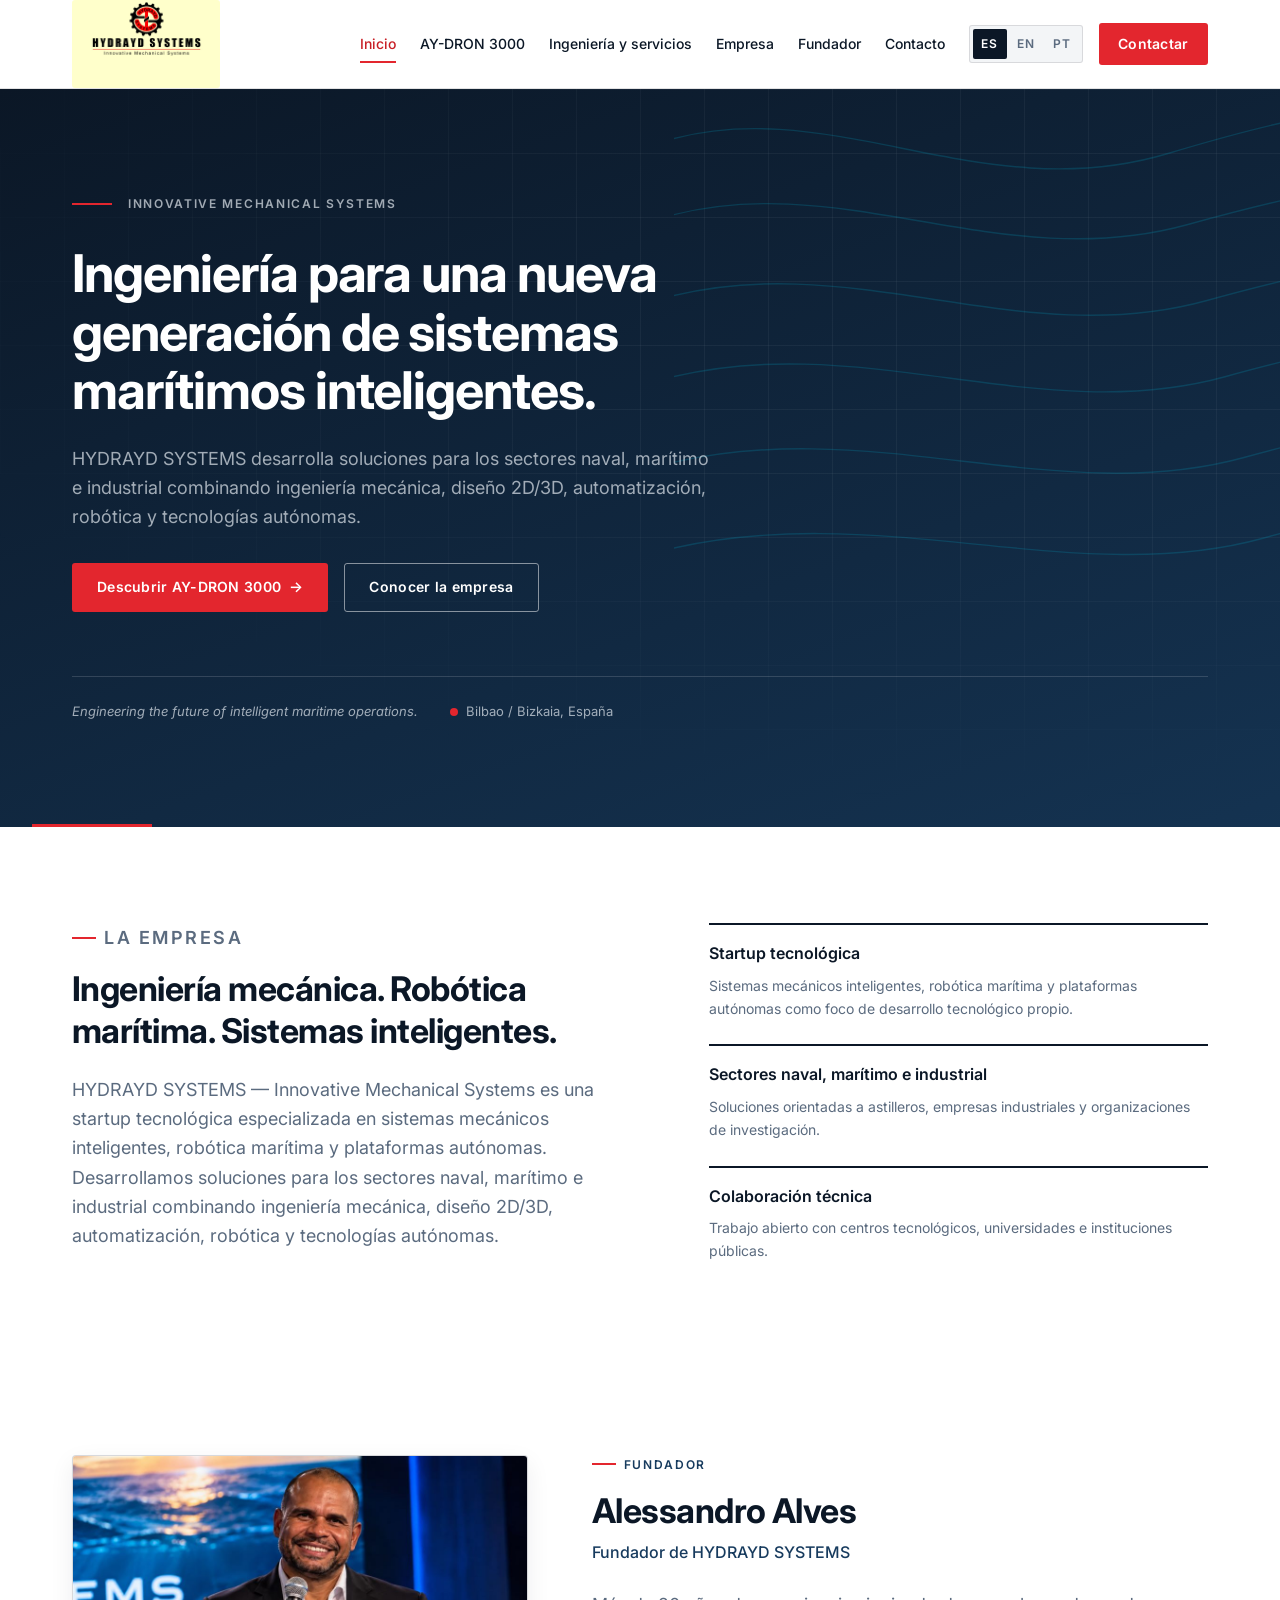
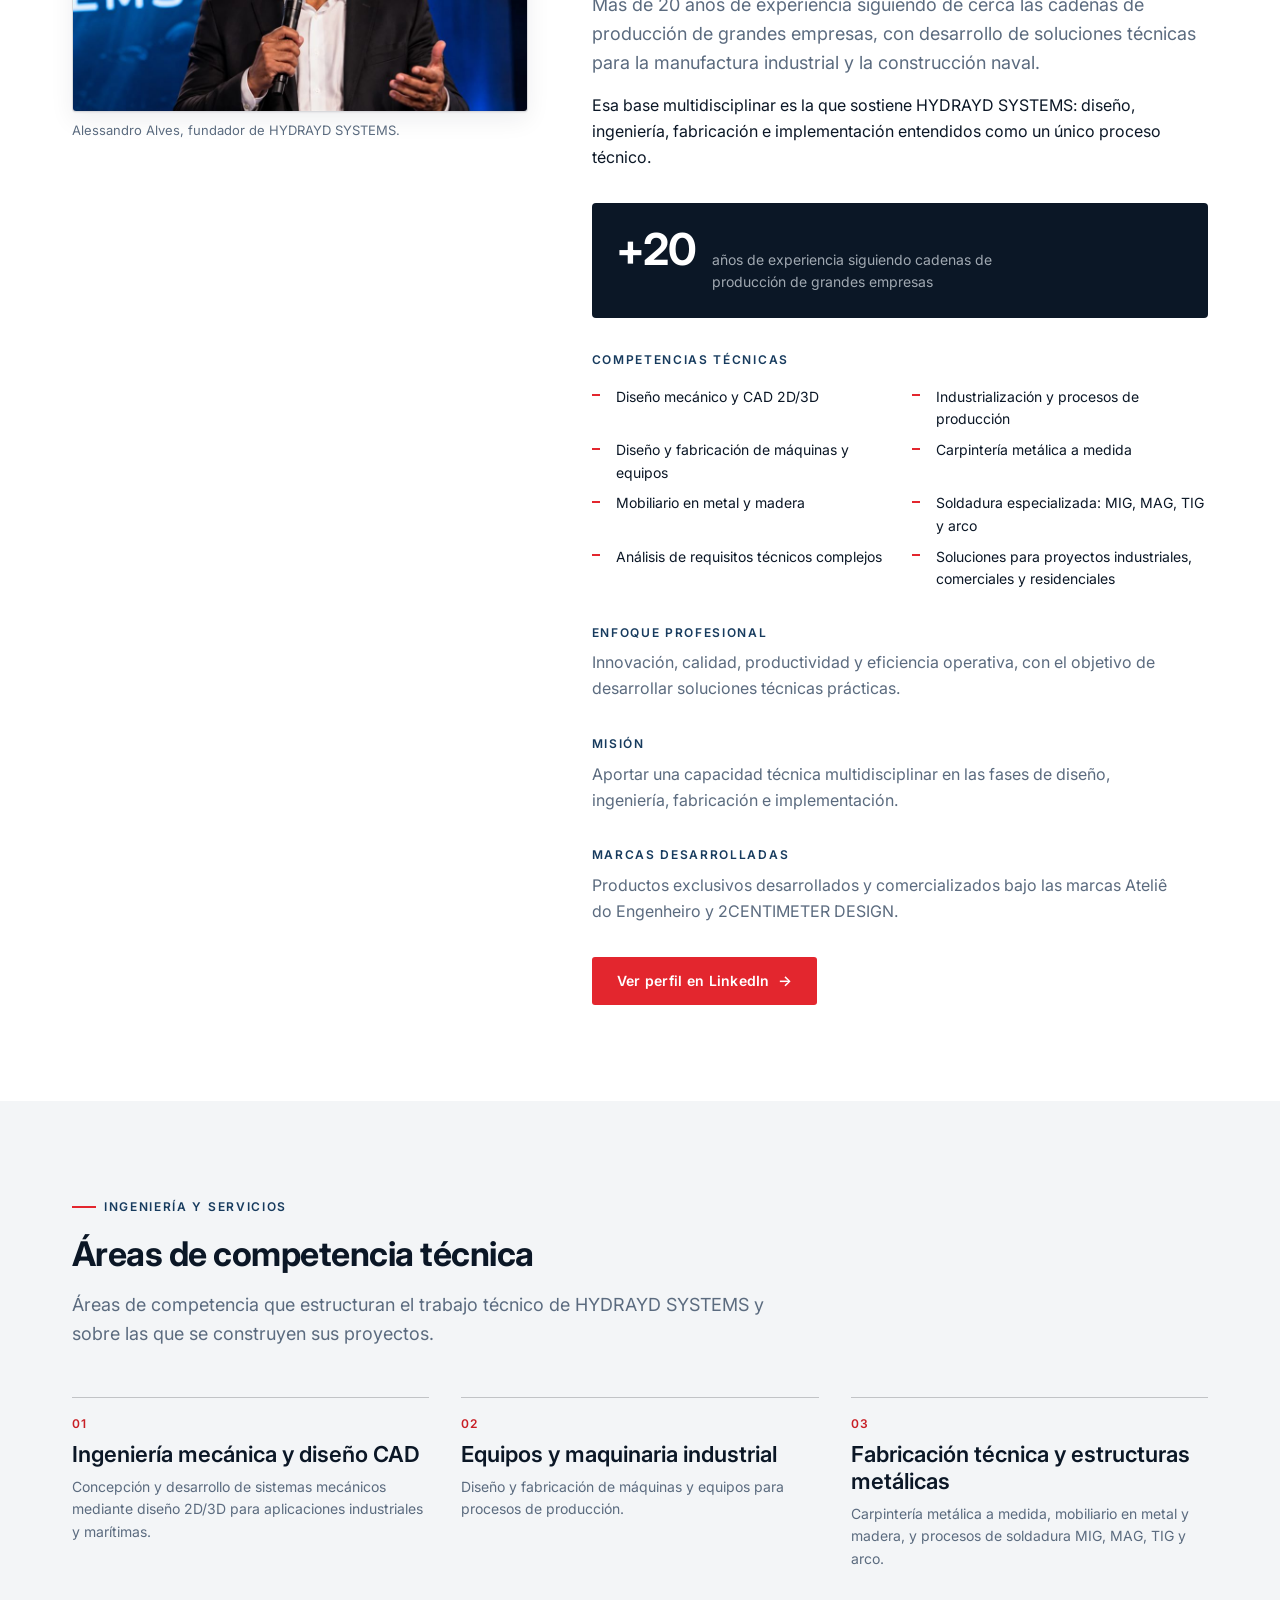
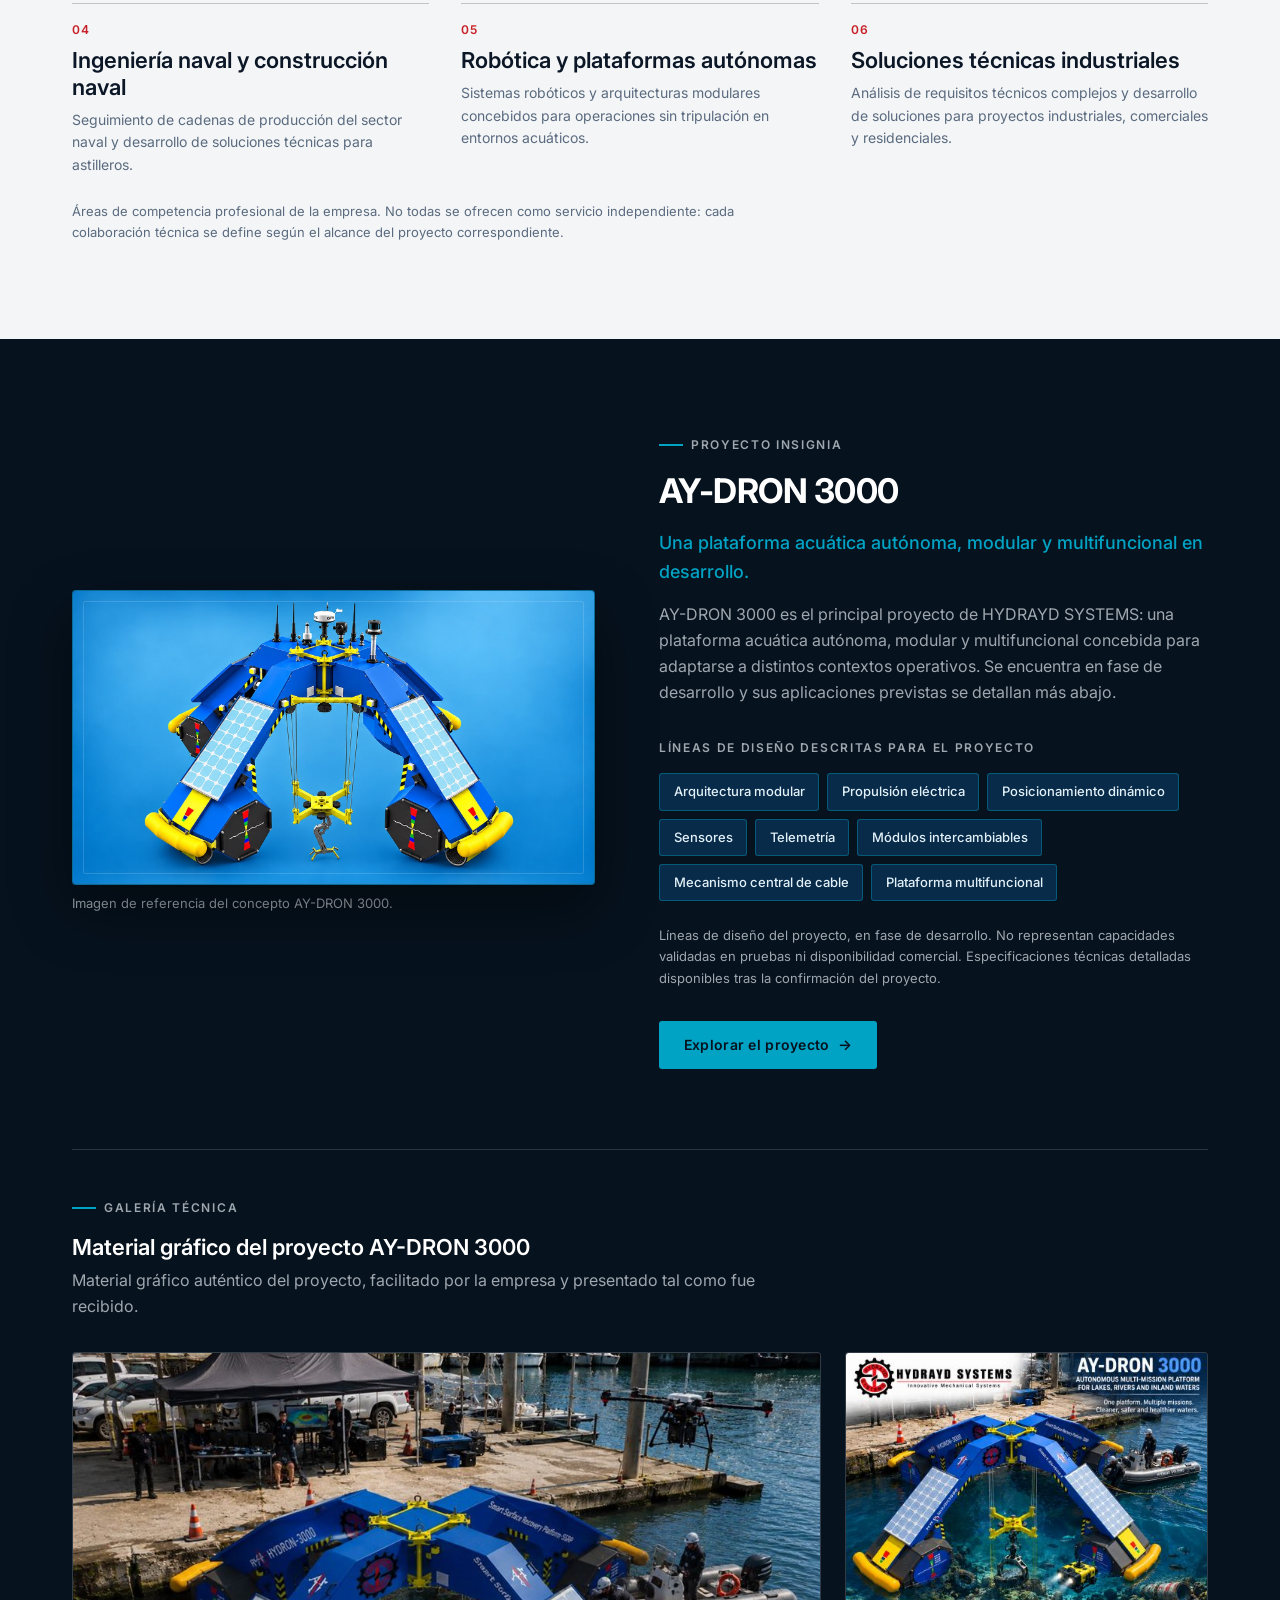
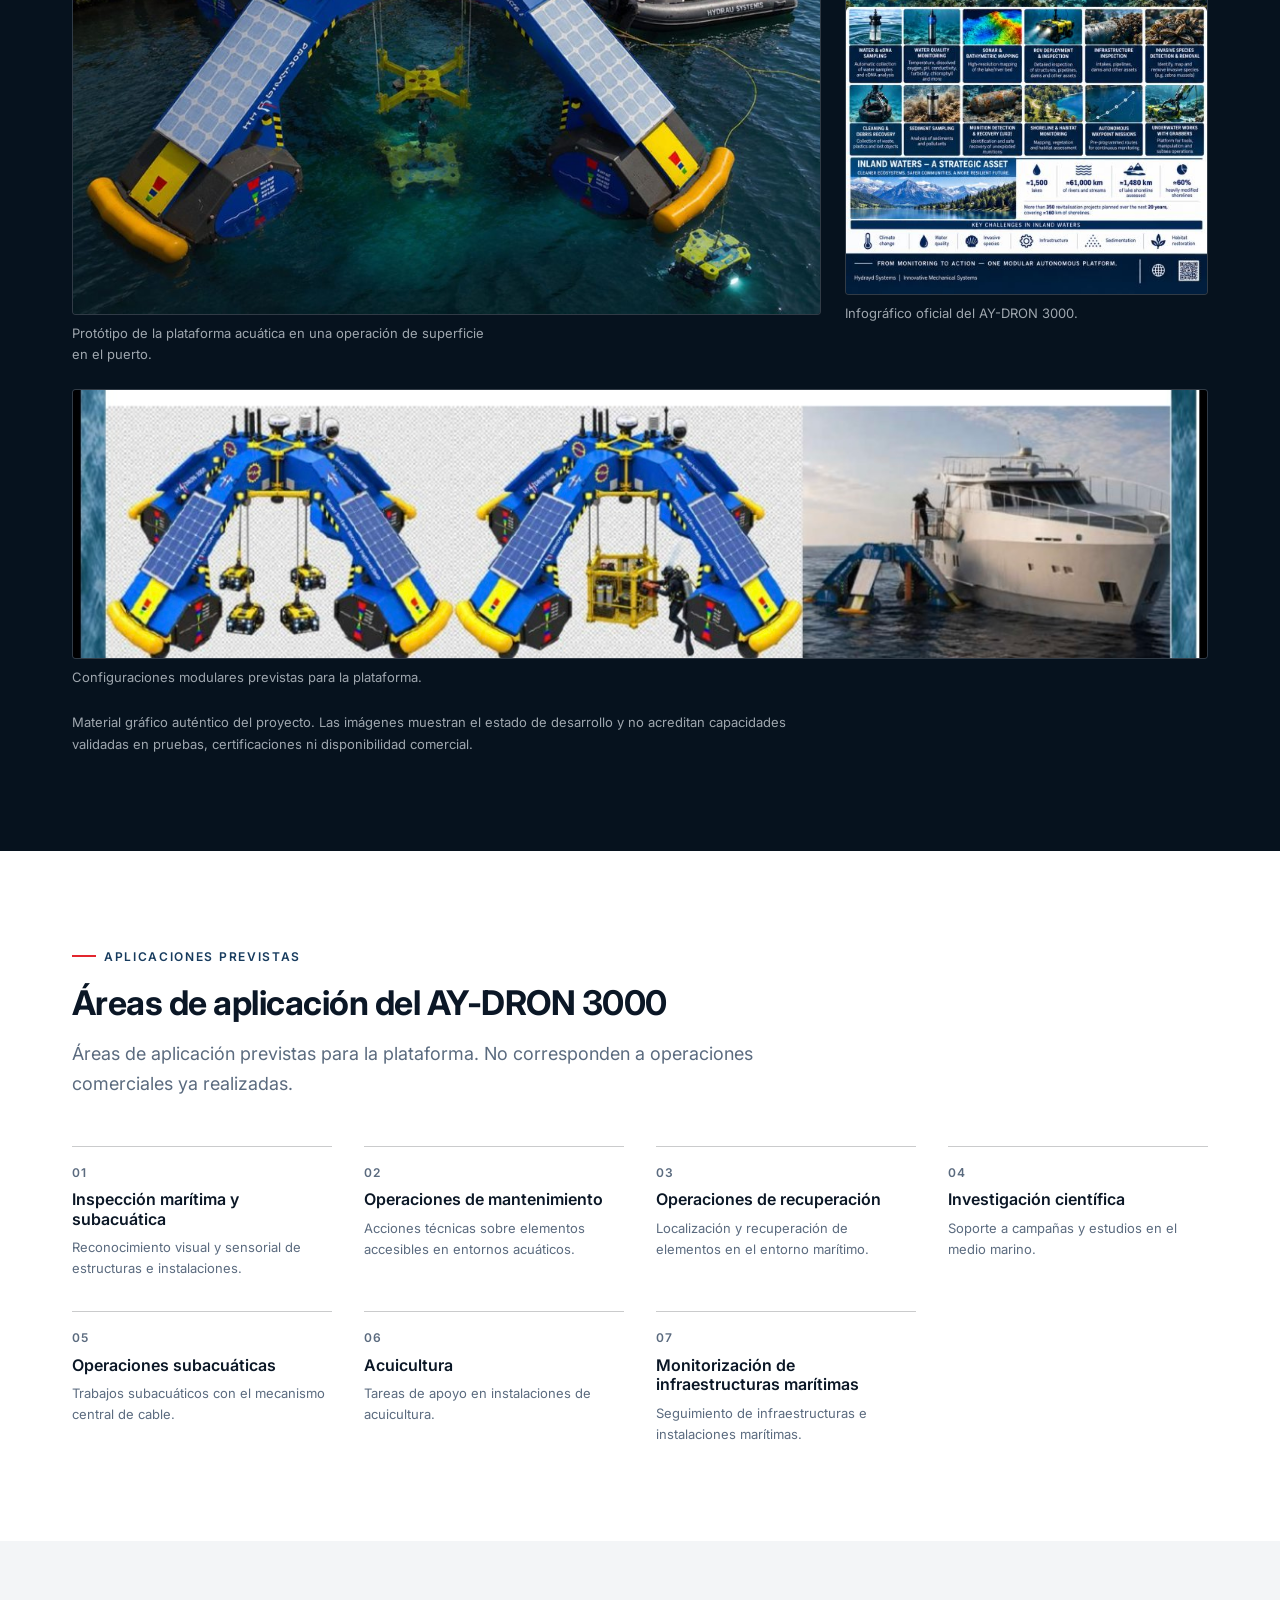
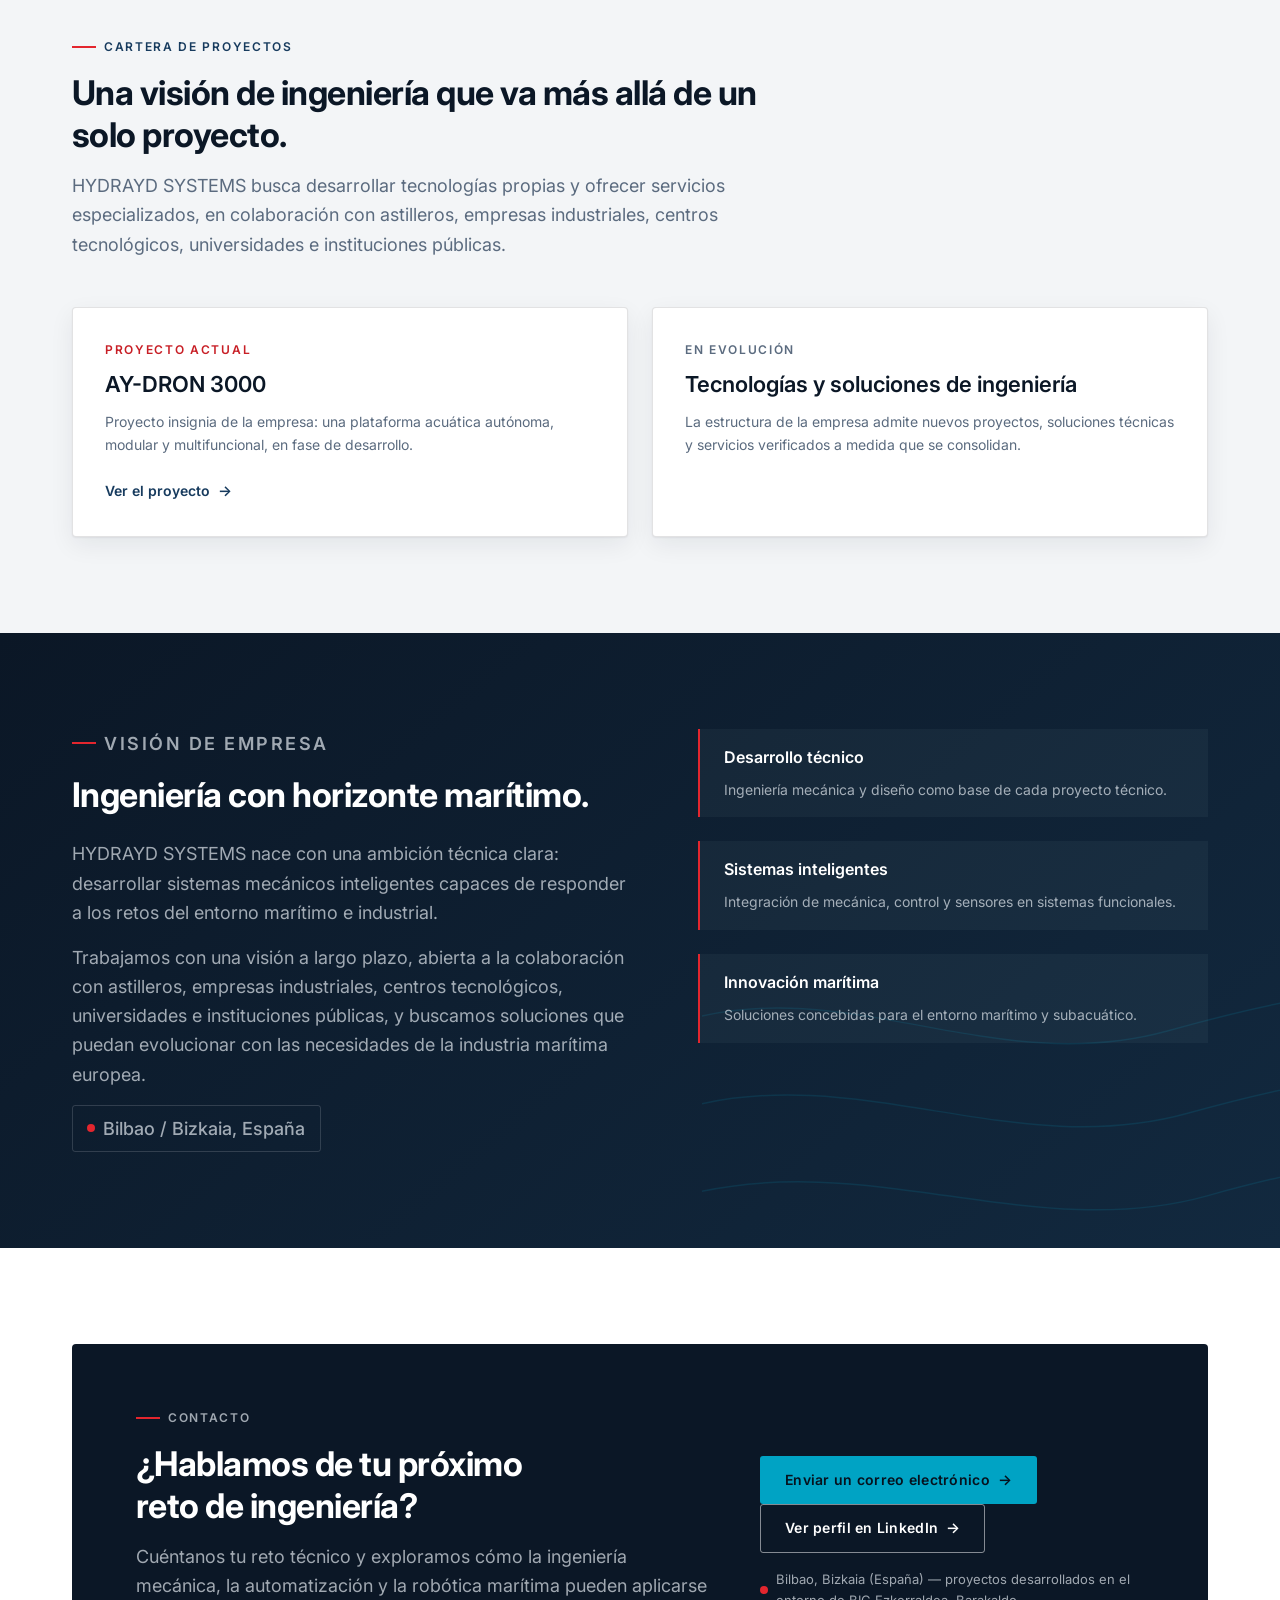
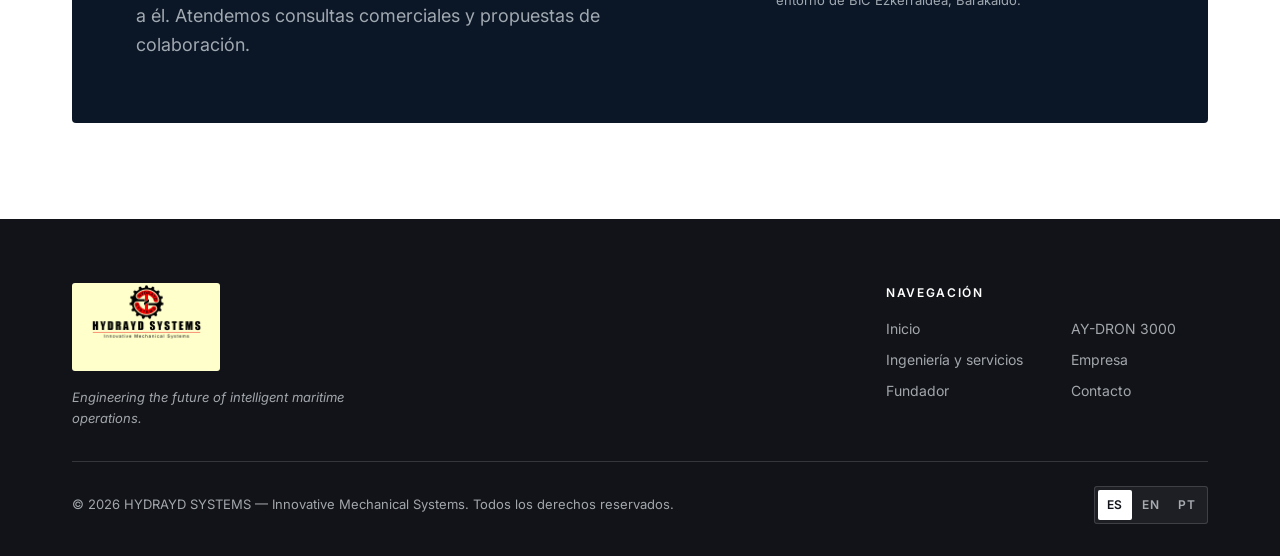
<file: index.html>
<!DOCTYPE html>
<html lang="es">
<head>
  <meta charset="utf-8">
  <meta name="viewport" content="width=device-width, initial-scale=1">
  <title>HYDRAYD SYSTEMS — Innovative Mechanical Systems</title>
  <meta name="description" content="HYDRAYD SYSTEMS — Ingeniería mecánica, robótica marítima y sistemas inteligentes. Bilbao / Bizkaia, España.">
  <meta name="robots" content="noindex">
  <!-- Default language: Spanish. The full experience lives in /es/, /en/ and /pt/. -->
  <meta http-equiv="refresh" content="0; url=es/index.html">
  <link rel="canonical" href="es/index.html">
  <script>
    (function () {
      /* Route to the Spanish homepage, keeping any section anchor. */
      var hash = window.location.hash || "";
      window.location.replace("es/index.html" + hash);
    })();
  </script>
  <style>
    body {
      margin: 0;
      display: grid;
      place-items: center;
      min-height: 100vh;
      font-family: system-ui, -apple-system, "Segoe UI", Roboto, sans-serif;
      background: #0b1726;
      color: #e8edf3;
      text-align: center;
      padding: 2rem;
    }
    a { color: #ffffff; }
    p { font-size: 0.9rem; opacity: 0.75; }
  </style>
</head>
<body>
  <noscript>
    <div>
      <p>HYDRAYD SYSTEMS</p>
      <p><a href="es/index.html">Español</a> · <a href="en/index.html">English</a> · <a href="pt/index.html">Português</a></p>
    </div>
  </noscript>
</body>
</html>
</file>
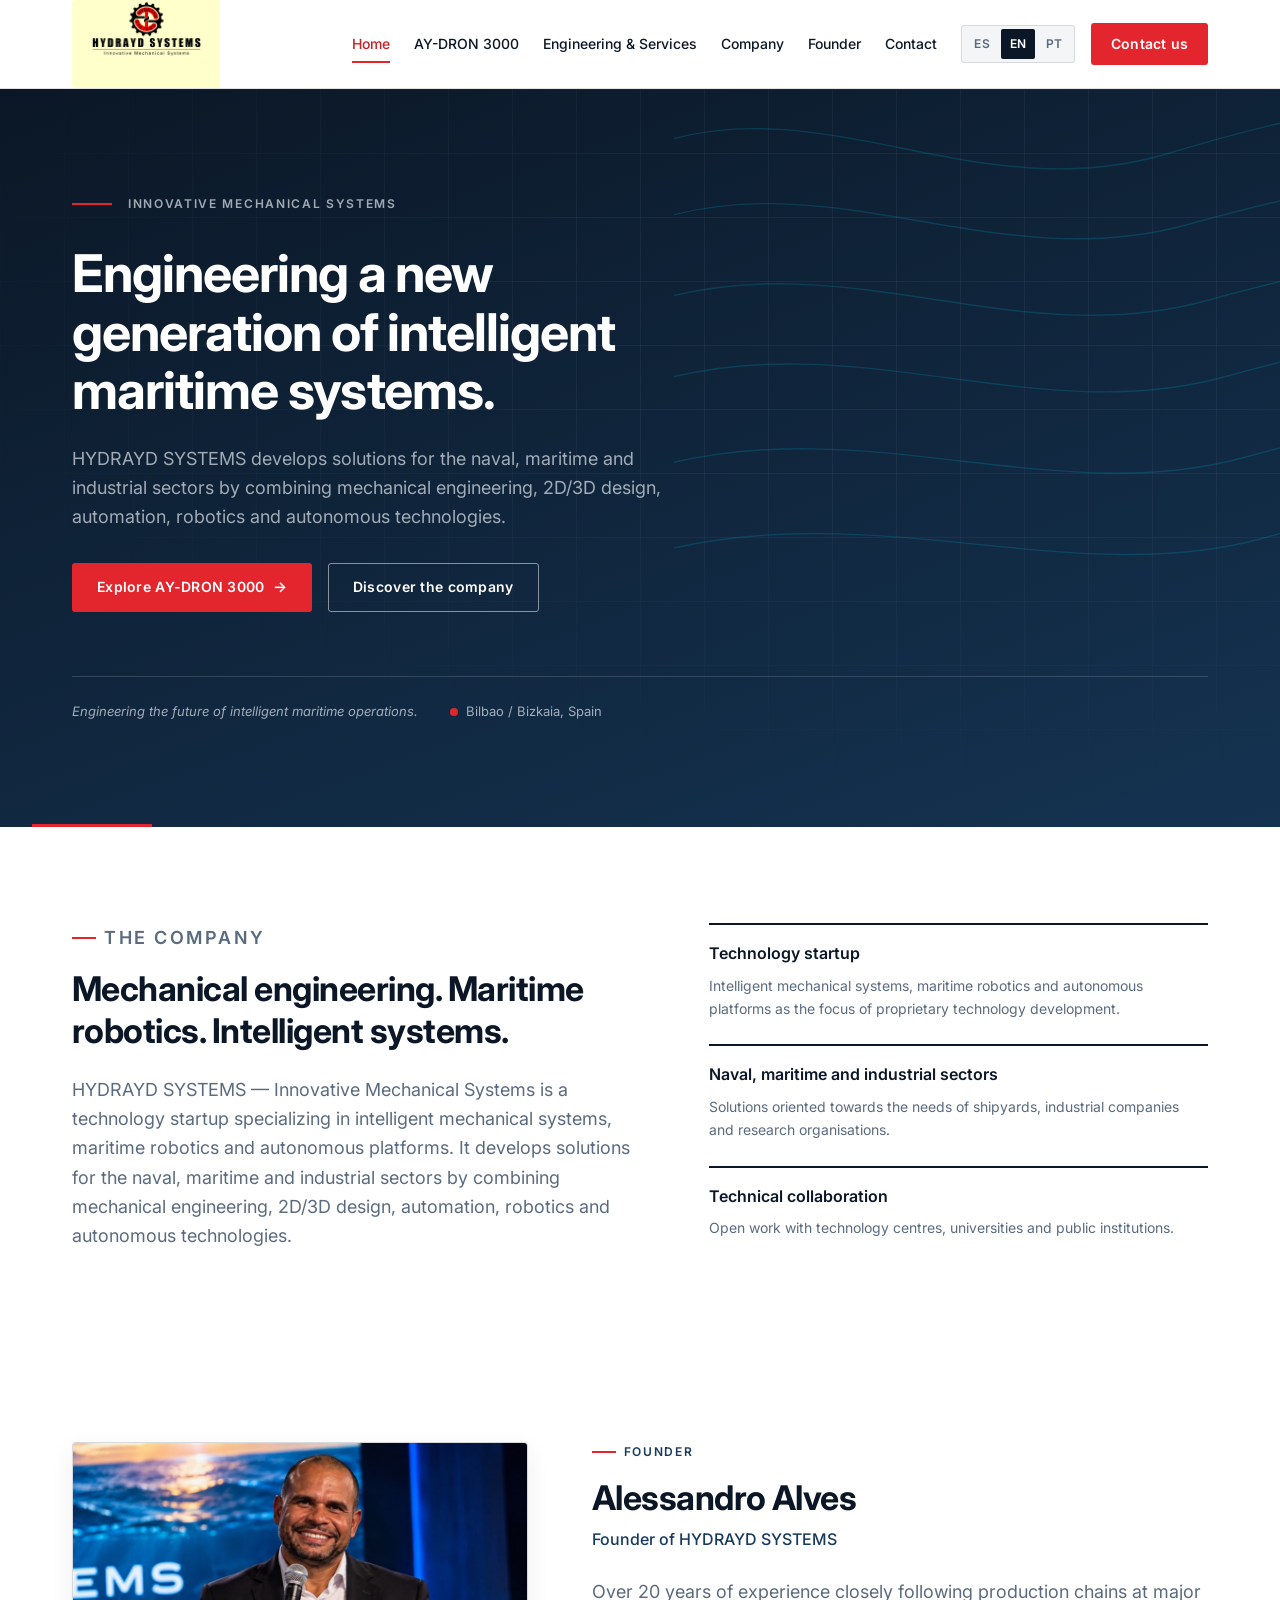
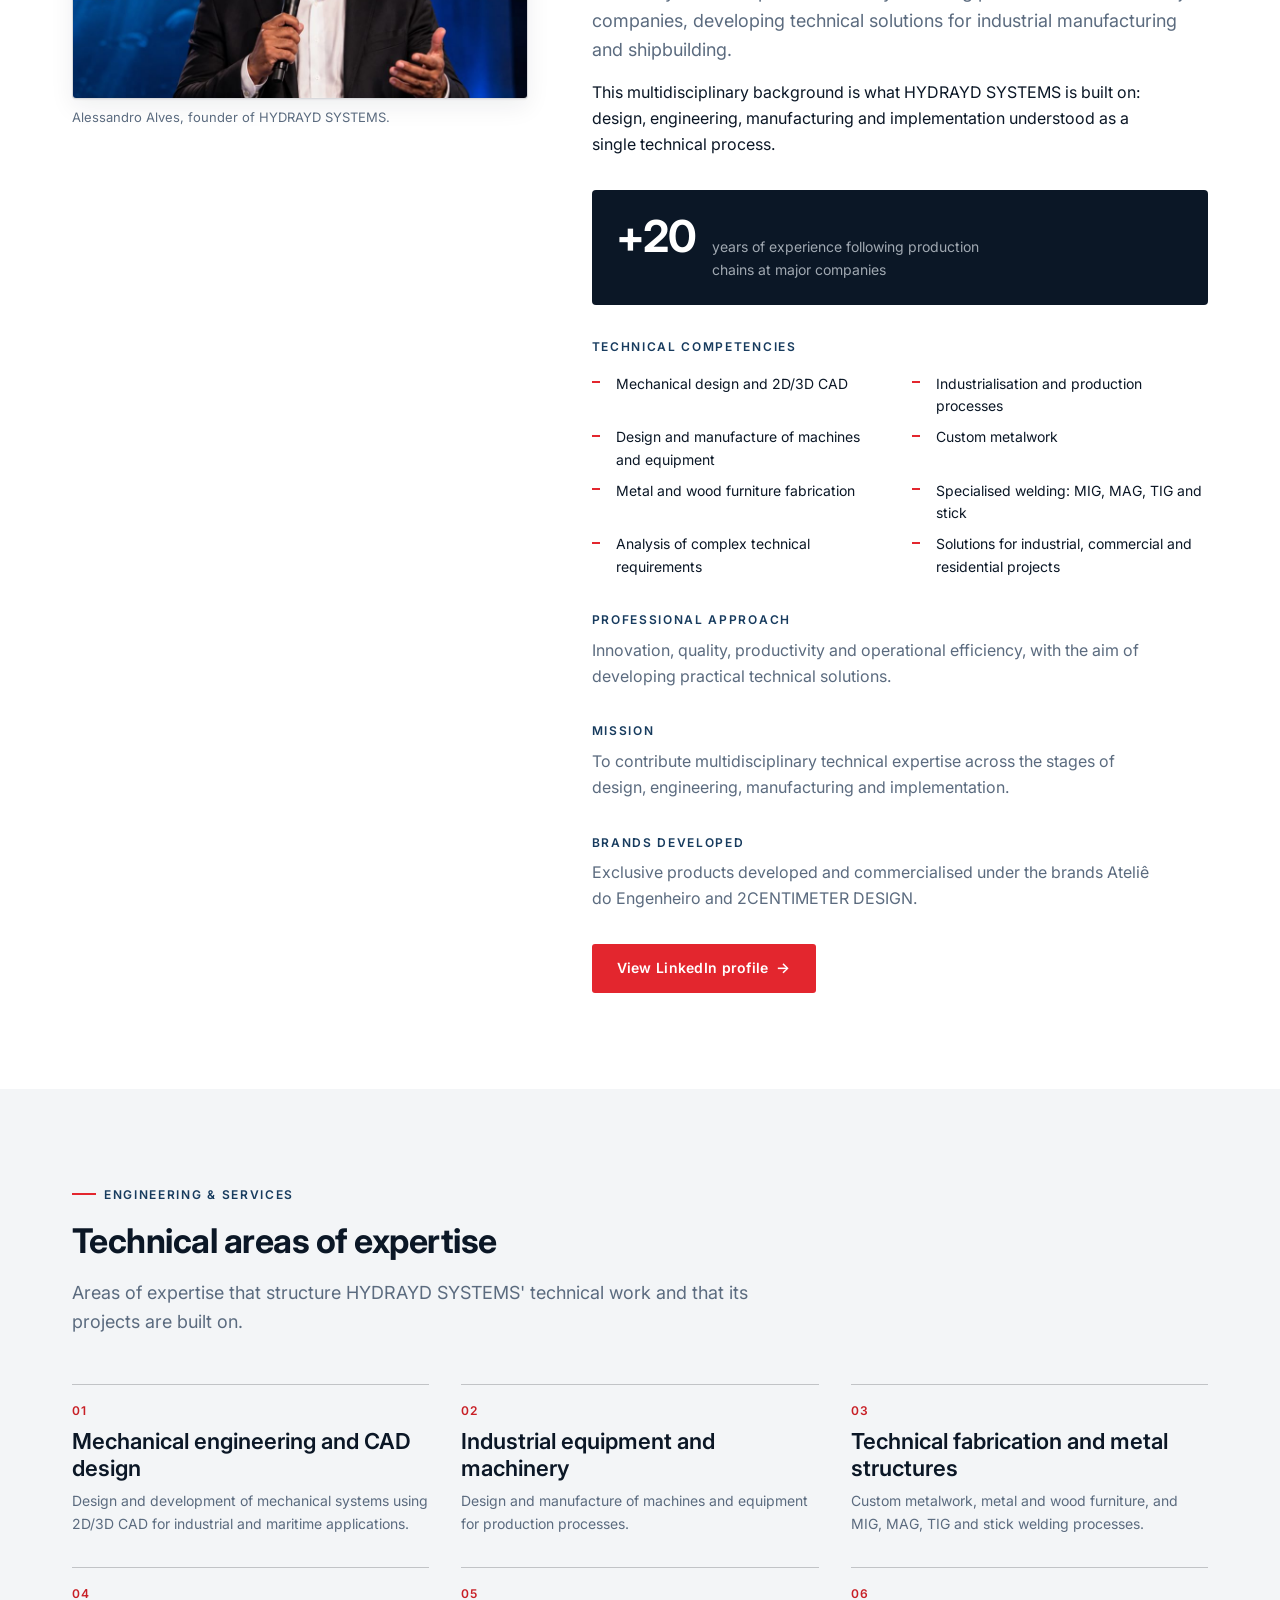
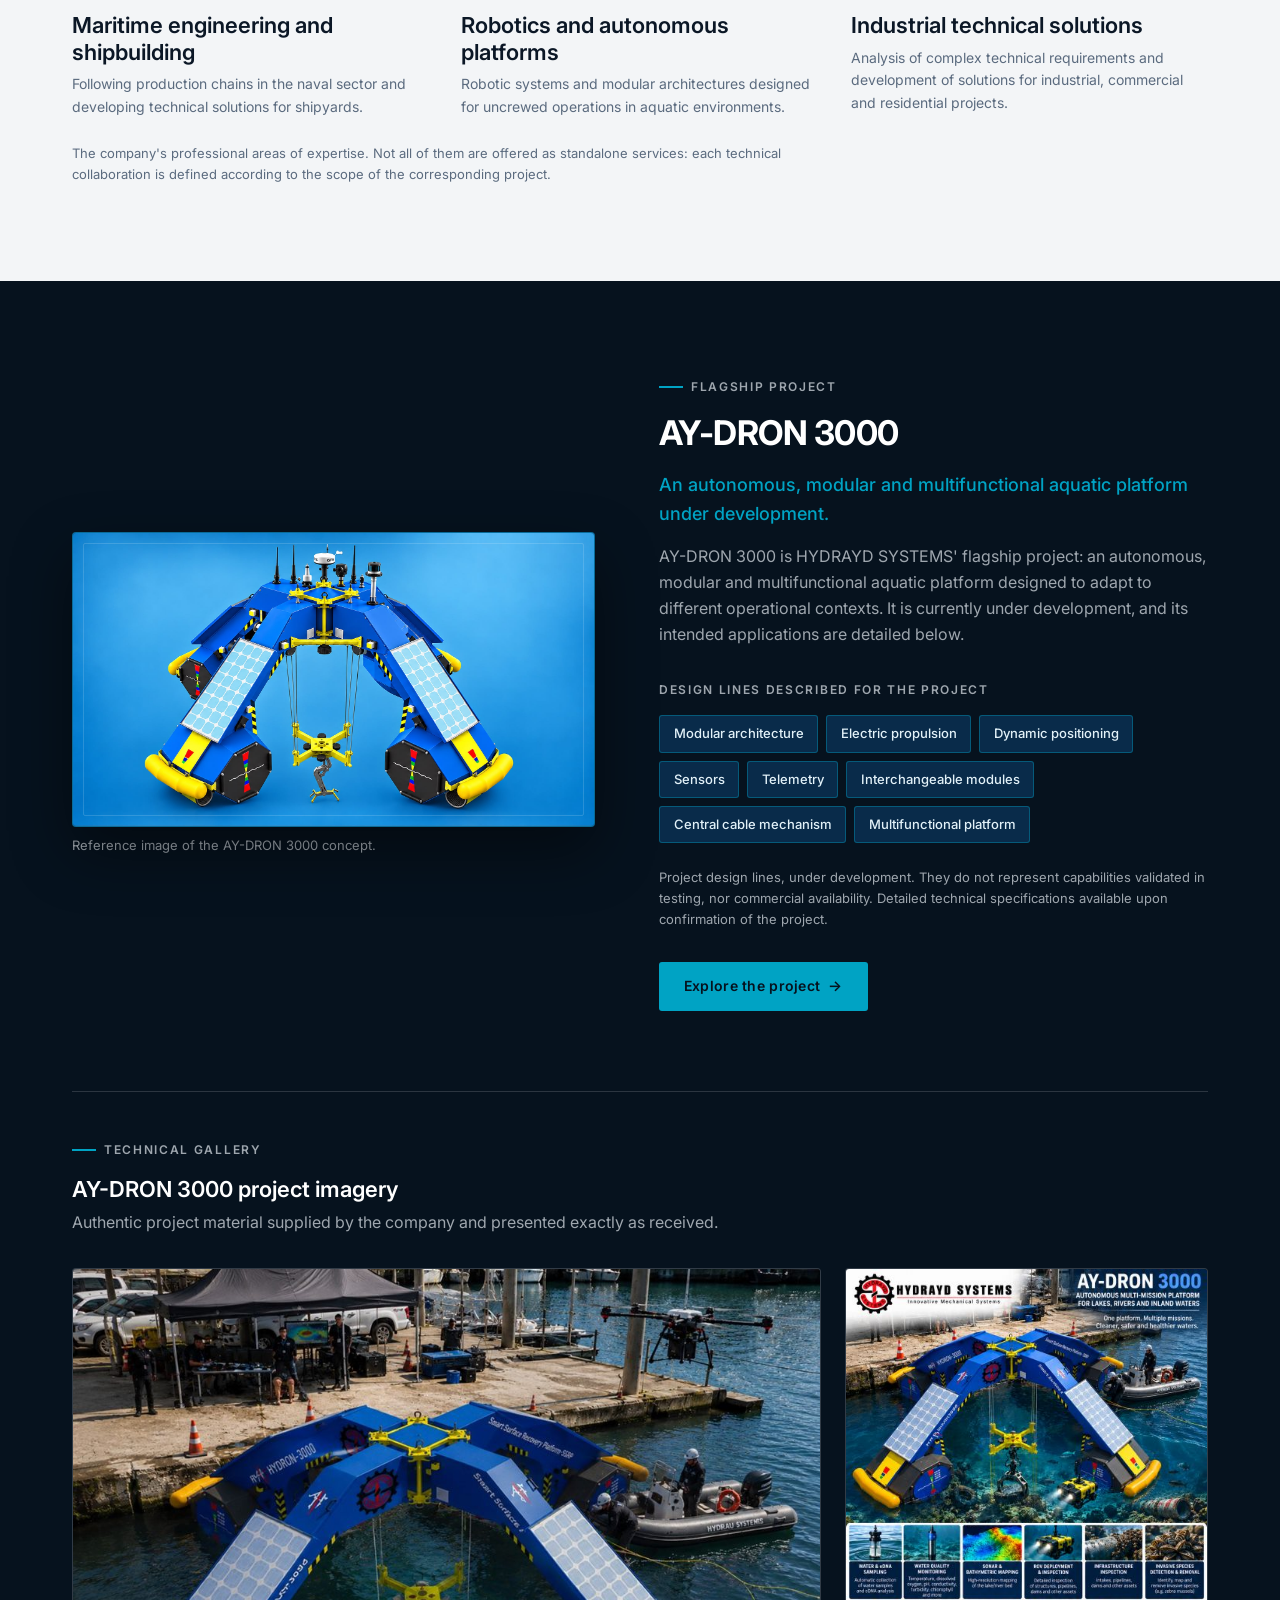
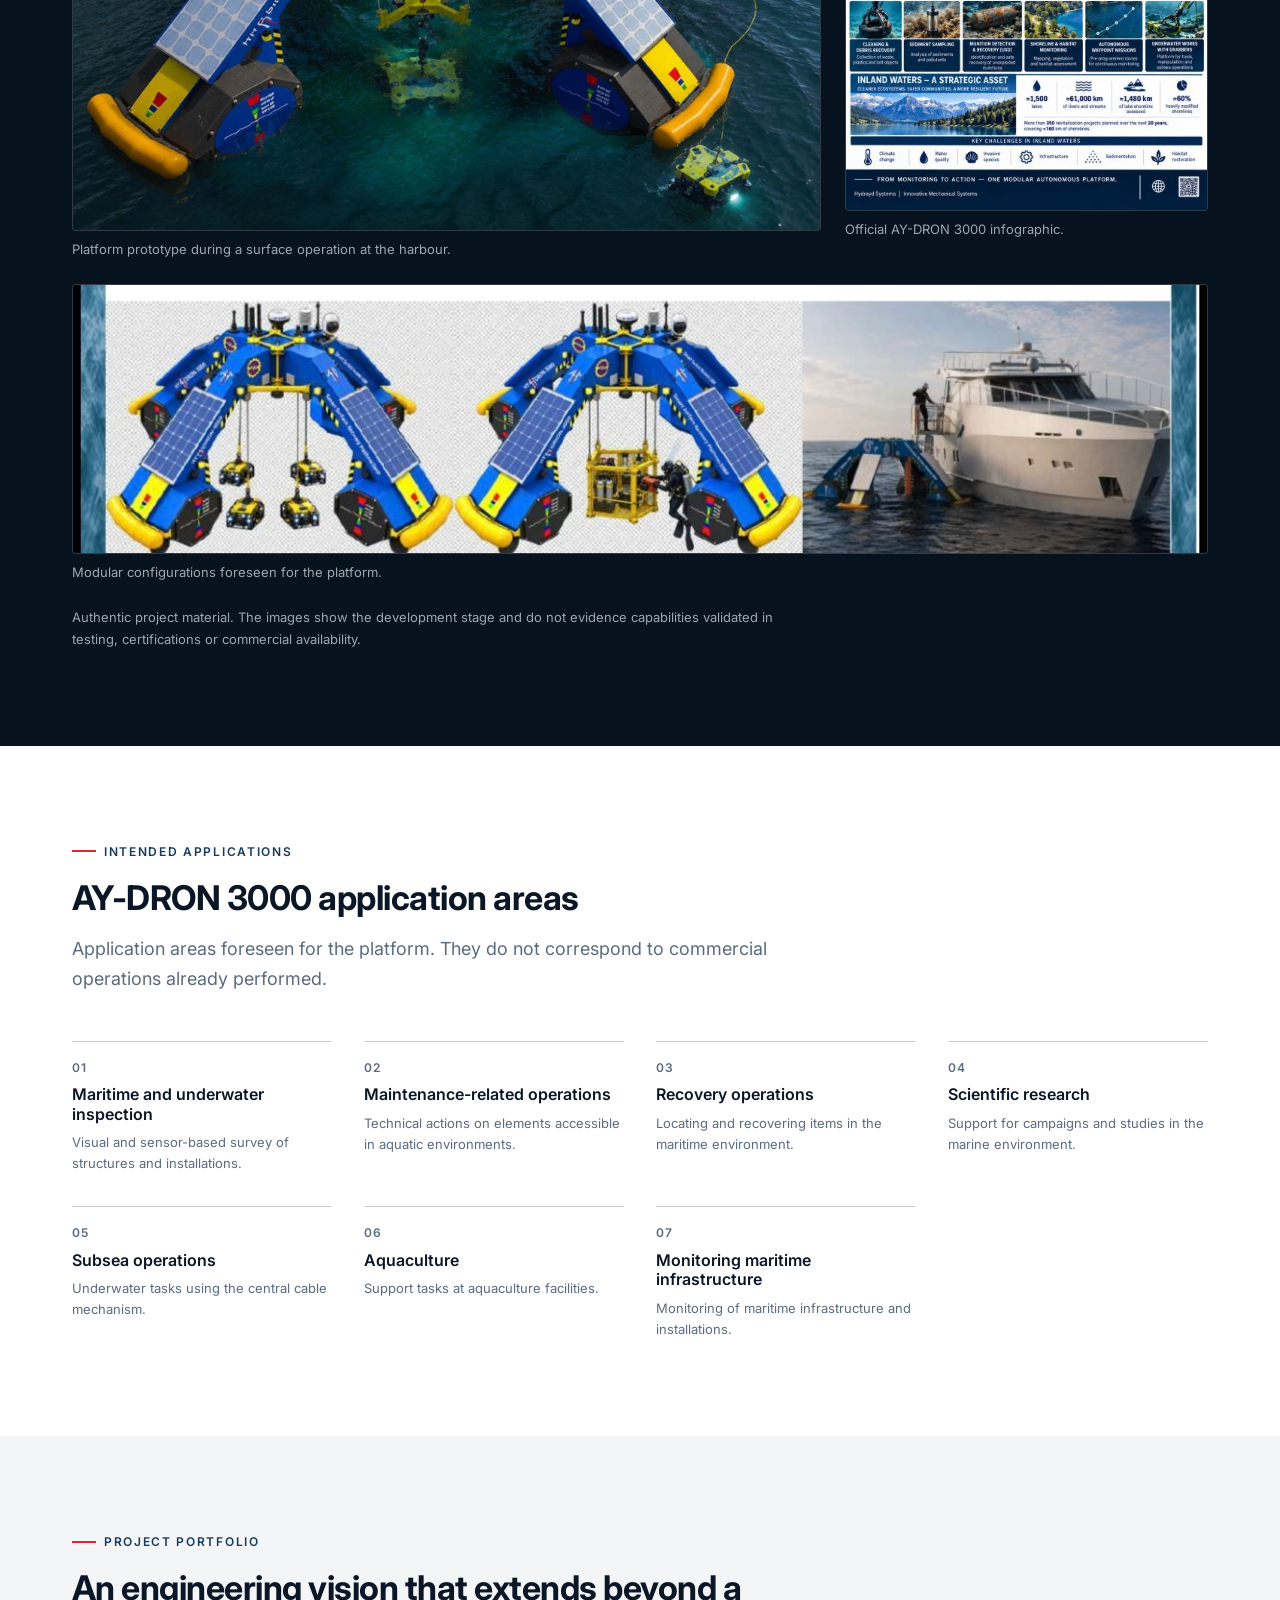
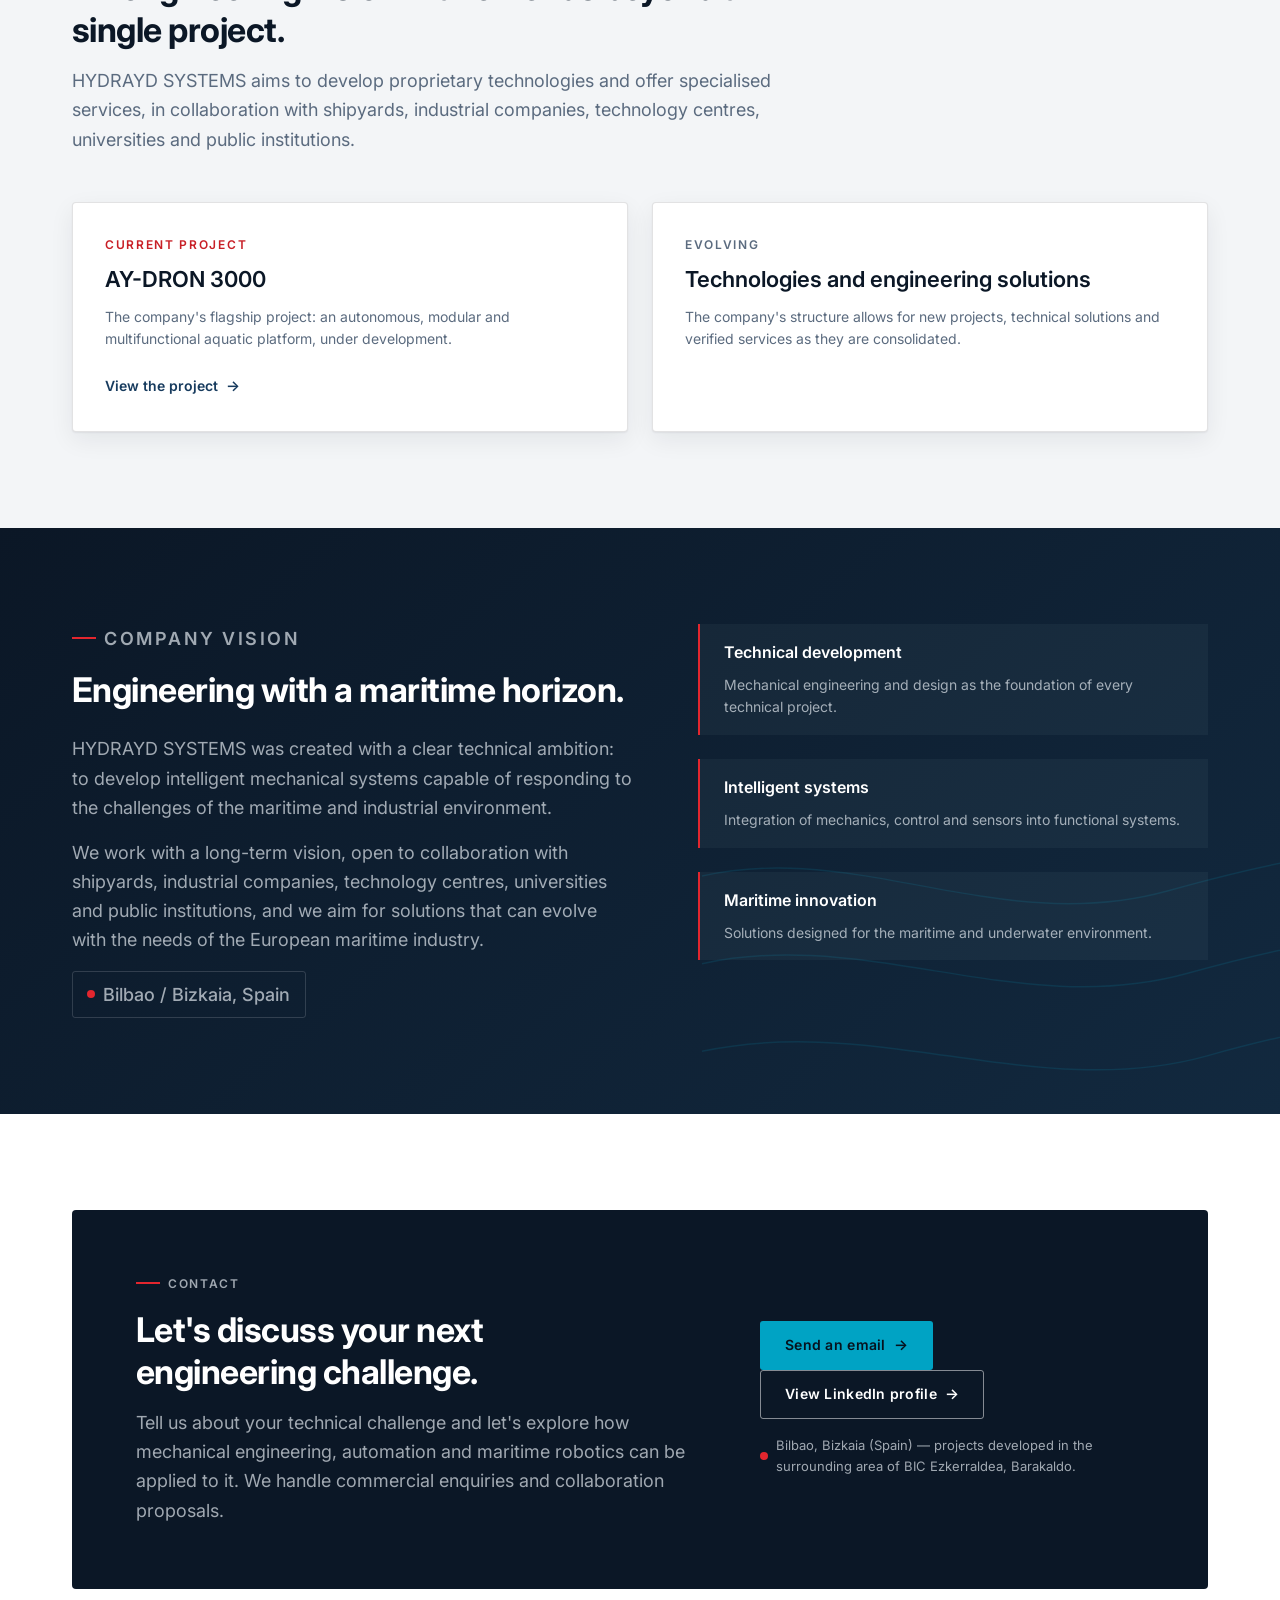
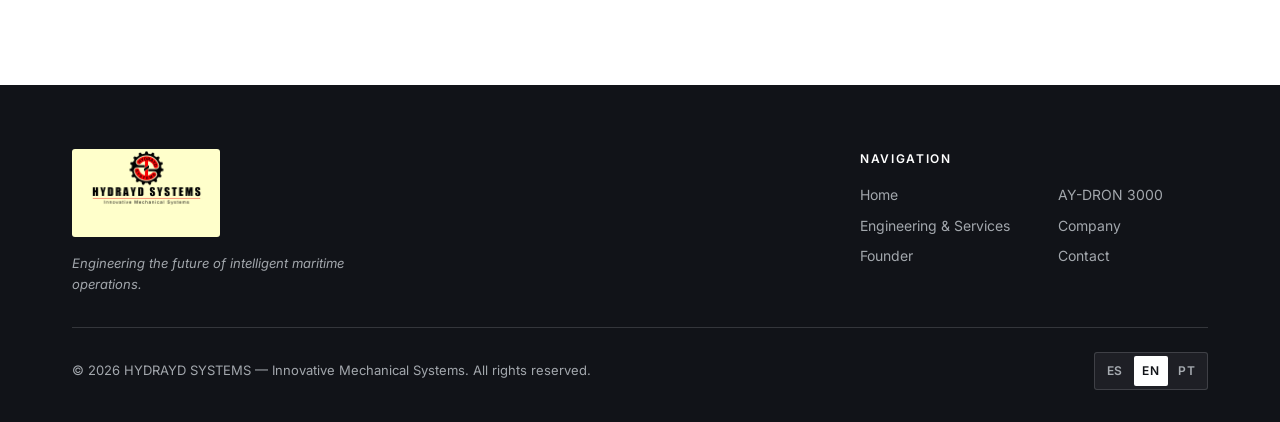
<file: en/index.html>
<!DOCTYPE html>
<html lang="en">
<head>
  <meta charset="utf-8">
  <meta name="viewport" content="width=device-width, initial-scale=1">

  <!-- ===== Metadata (per language) ===== -->
  <title>HYDRAYD SYSTEMS — Mechanical engineering, maritime robotics and intelligent systems</title>
  <meta name="description" content="HYDRAYD SYSTEMS is a technology startup based in Bilbao / Bizkaia, specialising in intelligent mechanical systems, maritime robotics and autonomous platforms. Flagship project: AY-DRON 3000. Founder: Alessandro Alves.">

  <!-- TODO(deploy): replace relative URLs with the definitive production domain. -->
  <link rel="alternate" hreflang="es" href="../es/index.html">
  <link rel="alternate" hreflang="en" href="../en/index.html">
  <link rel="alternate" hreflang="pt" href="../pt/index.html">
  <link rel="alternate" hreflang="x-default" href="../es/index.html">

  <meta name="theme-color" content="#0B1726">

  <!-- Social sharing (TODO(deploy): absolute URLs once the domain exists). -->
  <meta property="og:type" content="website">
  <meta property="og:site_name" content="HYDRAYD SYSTEMS">
  <meta property="og:title" content="HYDRAYD SYSTEMS — Engineering for intelligent maritime systems">
  <meta property="og:description" content="Technology startup based in Bilbao / Bizkaia: mechanical engineering, maritime robotics and autonomous platforms for the naval, maritime and industrial sectors.">
  <meta property="og:image" content="assets/images/company/hydrayd-systems-logo-original.jpg">
  <meta property="og:locale" content="en_GB">
  <meta name="twitter:card" content="summary_large_image">

  <link rel="preconnect" href="https://fonts.googleapis.com">
  <link rel="preconnect" href="https://fonts.gstatic.com" crossorigin>
  <link rel="stylesheet" href="https://fonts.googleapis.com/css2?family=Inter:wght@400;500;600;700&display=swap">
  <link rel="stylesheet" href="../assets/css/styles.css">

  <script type="application/ld+json">
  {
    "@context": "https://schema.org",
    "@type": "Organization",
    "name": "HYDRAYD SYSTEMS",
    "alternateName": "Innovative Mechanical Systems",
    "slogan": "Engineering the future of intelligent maritime operations.",
    "description": "Technology startup specialising in intelligent mechanical systems, maritime robotics and autonomous platforms for the naval, maritime and industrial sectors.",
    "email": "hydraydsystems@gmail.com",
    "address": {
      "@type": "PostalAddress",
      "addressLocality": "Bilbao",
      "addressRegion": "Bizkaia",
      "addressCountry": "ES"
    },
    "founder": {
      "@type": "Person",
      "name": "Alessandro Alves",
      "sameAs": ["https://www.linkedin.com/in/tecnicoalessandro/"]
    },
    "knowsLanguage": ["es", "en", "pt"]
  }
  </script>
</head>
<body class="no-js">

  <a class="skip-link" href="#main" data-i18n="a11y.skip">Saltar al contenido principal</a>

  <!-- ====================================================================
       HEADER
       ==================================================================== -->
  <header class="header">
    <div class="container header__inner">

      <a class="brand" href="#inicio">
        <img class="brand__logo"
             src="../assets/images/company/hydrayd-systems-logo-original.jpg"
             alt="HYDRAYD SYSTEMS" width="148" height="88">
      </a>

      <button class="menu-toggle" type="button" data-menu-toggle
              aria-expanded="false" aria-controls="site-nav"
              aria-label="Abrir el menú de navegación"
              data-i18n-aria="a11y.menu.open">
        <span class="menu-toggle__icon" aria-hidden="true"></span>
      </button>

      <nav class="nav" id="site-nav" aria-label="Navegación principal"
           data-i18n-aria="a11y.main.nav">
        <a class="nav__link" href="#inicio" data-i18n="nav.home">Inicio</a>
        <a class="nav__link" href="#ay-dron-3000" data-i18n="nav.product">AY-DRON 3000</a>
        <a class="nav__link" href="#ingenieria" data-i18n="nav.services">Ingeniería y servicios</a>
        <a class="nav__link" href="#empresa" data-i18n="nav.company">Empresa</a>
        <a class="nav__link" href="#fundador" data-i18n="nav.founder">Fundador</a>
        <a class="nav__link" href="#contacto" data-i18n="nav.contact">Contacto</a>
        <a class="btn btn--primary" href="#contacto" data-i18n="nav.cta">Contactar</a>
      </nav>

      <div class="header__actions">
        <div class="lang" data-lang-label role="group" aria-label="Seleccionar idioma">
          <a class="lang__item" href="../es/index.html" hreflang="es" lang="es"
             data-lang-switch>ES</a>
          <a class="lang__item" href="../en/index.html" hreflang="en" lang="en"
             data-lang-switch aria-current="true">EN</a>
          <a class="lang__item" href="../pt/index.html" hreflang="pt" lang="pt"
             data-lang-switch>PT</a>
        </div>
        <a class="btn btn--primary" href="#contacto" data-i18n="nav.cta">Contactar</a>
      </div>

    </div>
  </header>

  <main id="main">

    <!-- ==================================================================
         SECTION 1 — HERO
         ================================================================== -->
    <section class="hero" id="inicio" aria-labelledby="hero-title">

      <div class="hero__decor" aria-hidden="true">
        <span class="hero__grid"></span>
        <svg class="hero__contours" viewBox="0 0 800 600" fill="none"
             stroke="currentColor" stroke-width="1.5" preserveAspectRatio="xMidYMid slice">
          <path d="M-20 120 C 160 60, 320 190, 520 130 S 820 60, 900 140"/>
          <path d="M-20 200 C 170 140, 340 260, 540 205 S 830 140, 910 215"/>
          <path d="M-20 285 C 180 225, 360 340, 560 285 S 840 225, 920 300"/>
          <path d="M-20 370 C 190 310, 380 420, 580 365 S 850 310, 930 385"/>
          <path d="M-20 460 C 200 400, 400 505, 600 450 S 860 400, 940 475"/>
          <path d="M-20 550 C 210 490, 420 590, 620 535 S 870 490, 950 565"/>
        </svg>
        <span class="hero__accent-line"></span>
      </div>

      <div class="container hero__inner">
        <p class="hero__brandline" data-i18n="hero.brandline">Innovative Mechanical Systems</p>

        <h1 class="hero__title" id="hero-title" data-i18n="hero.title">Ingeniería para una nueva generación de sistemas marítimos inteligentes.</h1>

        <p class="hero__lead" data-i18n="hero.lead">HYDRAYD SYSTEMS desarrolla soluciones para los sectores naval, marítimo e industrial combinando ingeniería mecánica, diseño 2D/3D, automatización, robótica y tecnologías autónomas.</p>

        <div class="hero__actions">
          <a class="btn btn--primary" href="#ay-dron-3000">
            <span data-i18n="hero.cta.primary">Descubrir AY-DRON 3000</span>
            <span class="btn__arrow" aria-hidden="true">→</span>
          </a>
          <a class="btn btn--outline-light" href="#empresa" data-i18n="hero.cta.secondary">Conocer la empresa</a>
        </div>

        <div class="hero__meta">
          <p class="hero__tagline" data-i18n="hero.tagline">Engineering the future of intelligent maritime operations.</p>
          <p class="hero__location"><span data-i18n="hero.location">Bilbao / Bizkaia, España</span></p>
        </div>
      </div>
    </section>

    <!-- ==================================================================
         SECTION 2 — CORPORATE INTRODUCTION
         ================================================================== -->
    <section class="section" id="empresa" aria-labelledby="intro-title">
      <div class="container">

        <div class="intro__grid">

          <div class="intro__text reveal">
            <p class="kicker" data-i18n="intro.kicker">La empresa</p>
            <h2 class="section-title" id="intro-title" data-i18n="intro.title">Ingeniería mecánica. Robótica marítima. Sistemas inteligentes.</h2>
            <p style="margin-top: var(--sp-3)" data-i18n="intro.text">HYDRAYD SYSTEMS — Innovative Mechanical Systems es una startup tecnológica especializada en sistemas mecánicos inteligentes, robótica marítima y plataformas autónomas. Desarrollamos soluciones para los sectores naval, marítimo e industrial combinando ingeniería mecánica, diseño 2D/3D, automatización, robótica y tecnologías autónomas.</p>
          </div>

          <ul class="intro__points reveal" style="--delay: 120ms">
            <li class="point">
              <h3 class="point__title" data-i18n="intro.p1.title">Startup tecnológica</h3>
              <p class="point__text" data-i18n="intro.p1.text">Sistemas mecánicos inteligentes, robótica marítima y plataformas autónomas como foco de desarrollo tecnológico propio.</p>
            </li>
            <li class="point">
              <h3 class="point__title" data-i18n="intro.p2.title">Sectores naval, marítimo e industrial</h3>
              <p class="point__text" data-i18n="intro.p2.text">Soluciones orientadas a astilleros, empresas industriales y organizaciones de investigación.</p>
            </li>
            <li class="point">
              <h3 class="point__title" data-i18n="intro.p3.title">Colaboración técnica</h3>
              <p class="point__text" data-i18n="intro.p3.text">Trabajo abierto con centros tecnológicos, universidades e instituciones públicas.</p>
            </li>
          </ul>

        </div>
      </div>
    </section>

    <!-- ==================================================================
         SECTION 2b — FOUNDER
         ==================================================================== -->
    <section class="section founder" id="fundador" aria-labelledby="founder-title">
      <div class="container">

        <div class="founder__grid">

          <figure class="founder__figure reveal">
            <div class="founder__frame">
              <img class="founder__img"
                   src="../assets/images/founder/alessandro-alves-960.jpg"
                   alt="Alessandro Alves, fundador de HYDRAYD SYSTEMS, durante una presentación técnica."
                   data-i18n-alt="founder.photo.alt"
                   width="960" height="540" loading="lazy" decoding="async">
            </div>
            <figcaption class="founder__caption" data-i18n="founder.photo.caption">Alessandro Alves, fundador de HYDRAYD SYSTEMS.</figcaption>
          </figure>

          <div class="founder__text reveal" style="--delay: 120ms">
            <p class="kicker" data-i18n="founder.kicker">Fundador</p>
            <h2 class="section-title" id="founder-title" data-i18n="founder.title">Alessandro Alves</h2>
            <p class="founder__role" data-i18n="founder.role">Fundador de HYDRAYD SYSTEMS</p>

            <p class="founder__intro" data-i18n="founder.intro">Más de 20 años de experiencia siguiendo de cerca las cadenas de producción de grandes empresas, con desarrollo de soluciones técnicas para la manufactura industrial y la construcción naval.</p>
            <p class="founder__relation" data-i18n="founder.relation">Esa base multidisciplinar es la que sostiene HYDRAYD SYSTEMS: diseño, ingeniería, fabricación e implementación entendidos como un único proceso técnico.</p>

            <div class="founder__exp">
              <p class="founder__exp-value" data-i18n="founder.exp.value">+20</p>
              <p class="founder__exp-label" data-i18n="founder.exp.label">años de experiencia siguiendo cadenas de producción de grandes empresas</p>
            </div>

            <div class="founder__block">
              <p class="founder__block-label" data-i18n="founder.comp.label">Competencias técnicas</p>
              <ul class="competencies">
                <li class="competency" data-i18n="founder.comp.1">Diseño mecánico y CAD 2D/3D</li>
                <li class="competency" data-i18n="founder.comp.2">Industrialización y procesos de producción</li>
                <li class="competency" data-i18n="founder.comp.3">Diseño y fabricación de máquinas y equipos</li>
                <li class="competency" data-i18n="founder.comp.4">Carpintería metálica a medida</li>
                <li class="competency" data-i18n="founder.comp.5">Mobiliario en metal y madera</li>
                <li class="competency" data-i18n="founder.comp.6">Soldadura especializada: MIG, MAG, TIG y arco</li>
                <li class="competency" data-i18n="founder.comp.7">Análisis de requisitos técnicos complejos</li>
                <li class="competency" data-i18n="founder.comp.8">Soluciones para proyectos industriales, comerciales y residenciales</li>
              </ul>
            </div>

            <div class="founder__block">
              <p class="founder__block-label" data-i18n="founder.approach.label">Enfoque profesional</p>
              <p class="founder__block-text" data-i18n="founder.approach.text">Innovación, calidad, productividad y eficiencia operativa, con el objetivo de desarrollar soluciones técnicas prácticas.</p>
            </div>

            <div class="founder__block">
              <p class="founder__block-label" data-i18n="founder.mission.label">Misión</p>
              <p class="founder__block-text" data-i18n="founder.mission.text">Aportar una capacidad técnica multidisciplinar en las fases de diseño, ingeniería, fabricación e implementación.</p>
            </div>

            <div class="founder__block">
              <p class="founder__block-label" data-i18n="founder.brands.label">Marcas desarrolladas</p>
              <p class="founder__block-text" data-i18n="founder.brands.text">Productos exclusivos desarrollados y comercializados bajo las marcas Ateliê do Engenheiro y 2CENTIMETER DESIGN.</p>
            </div>

            <div class="founder__actions">
              <a class="btn btn--primary" href="https://www.linkedin.com/in/tecnicoalessandro/" target="_blank" rel="noopener noreferrer"
                 data-linkedin-link data-i18n-aria="a11y.linkedin"
                 aria-label="Perfil de Alessandro Alves en LinkedIn (se abre en una pestaña nueva)">
                <span data-i18n="founder.linkedin.cta">Ver perfil en LinkedIn</span>
                <span class="btn__arrow" aria-hidden="true">→</span>
              </a>
            </div>
          </div>

        </div>
      </div>
    </section>

    <!-- ==================================================================
         SECTION 3 — ENGINEERING DISCIPLINES
         ================================================================== -->
    <section class="section section--light" id="ingenieria" aria-labelledby="disc-title">
      <div class="container">

        <div class="section__head reveal">
          <p class="kicker" data-i18n="disc.kicker">Ingeniería y servicios</p>
          <h2 class="section-title" id="disc-title" data-i18n="disc.title">Áreas de competencia técnica</h2>
          <p class="section__lead" data-i18n="disc.lead">Áreas de competencia que estructuran el trabajo técnico de HYDRAYD SYSTEMS y sobre las que se construyen sus proyectos.</p>
        </div>

        <ul class="disc-grid">
          <li class="disc reveal">
            <p class="disc__index">01</p>
            <h3 class="disc__name" data-i18n="disc.1.name">Ingeniería mecánica y diseño CAD</h3>
            <p class="disc__text" data-i18n="disc.1.text">Concepción y desarrollo de sistemas mecánicos mediante diseño 2D/3D para aplicaciones industriales y marítimas.</p>
          </li>
          <li class="disc reveal" style="--delay: 80ms">
            <p class="disc__index">02</p>
            <h3 class="disc__name" data-i18n="disc.2.name">Equipos y maquinaria industrial</h3>
            <p class="disc__text" data-i18n="disc.2.text">Diseño y fabricación de máquinas y equipos para procesos de producción.</p>
          </li>
          <li class="disc reveal" style="--delay: 160ms">
            <p class="disc__index">03</p>
            <h3 class="disc__name" data-i18n="disc.3.name">Fabricación técnica y estructuras metálicas</h3>
            <p class="disc__text" data-i18n="disc.3.text">Carpintería metálica a medida, mobiliario en metal y madera, y procesos de soldadura MIG, MAG, TIG y arco.</p>
          </li>
          <li class="disc reveal" style="--delay: 240ms">
            <p class="disc__index">04</p>
            <h3 class="disc__name" data-i18n="disc.4.name">Ingeniería naval y construcción naval</h3>
            <p class="disc__text" data-i18n="disc.4.text">Seguimiento de cadenas de producción del sector naval y desarrollo de soluciones técnicas para astilleros.</p>
          </li>
          <li class="disc reveal" style="--delay: 320ms">
            <p class="disc__index">05</p>
            <h3 class="disc__name" data-i18n="disc.5.name">Robótica y plataformas autónomas</h3>
            <p class="disc__text" data-i18n="disc.5.text">Sistemas robóticos y arquitecturas modulares concebidos para operaciones sin tripulación en entornos acuáticos.</p>
          </li>
          <li class="disc reveal" style="--delay: 400ms">
            <p class="disc__index">06</p>
            <h3 class="disc__name" data-i18n="disc.6.name">Soluciones técnicas industriales</h3>
            <p class="disc__text" data-i18n="disc.6.text">Análisis de requisitos técnicos complejos y desarrollo de soluciones para proyectos industriales, comerciales y residenciales.</p>
          </li>
        </ul>

        <p class="note reveal" data-i18n="disc.note">Áreas de competencia profesional de la empresa. No todas se ofrecen como servicio independiente: cada colaboración técnica se define según el alcance del proyecto correspondiente.</p>

      </div>
    </section>

    <!-- ==================================================================
         SECTION 4 — FLAGSHIP PROJECT: AY-DRON 3000
         ================================================================== -->
    <section class="section section--product on-dark" id="ay-dron-3000" aria-labelledby="product-title">
      <div class="container">

        <div class="product__grid">

          <figure class="product__figure reveal">
            <div class="product__frame">
              <img class="product__img"
                   src="../assets/images/ay-dron-3000/ay-dron-3000-concept-reference.jpg"
                   alt="Concepto AY-DRON 3000: plataforma acuática modular de cuatro patas con paneles solares, mástiles de sensores y un mecanismo central de cable con herramienta subacuática."
                   data-i18n-alt="product.alt"
                   width="1672" height="941" loading="lazy" decoding="async">
            </div>
            <figcaption class="product__caption" data-i18n="product.caption">Imagen de referencia del concepto AY-DRON 3000.</figcaption>
          </figure>

          <div class="product__text reveal" style="--delay: 120ms">
            <p class="kicker" data-i18n="product.kicker">Proyecto insignia</p>
            <h2 class="section-title" id="product-title" data-i18n="product.title">AY-DRON 3000</h2>
            <p class="product__subtitle" data-i18n="product.subtitle">Una plataforma acuática autónoma, modular y multifuncional en desarrollo.</p>
            <p class="product__desc" data-i18n="product.desc">AY-DRON 3000 es el principal proyecto de HYDRAYD SYSTEMS: una plataforma acuática autónoma, modular y multifuncional concebida para adaptarse a distintos contextos operativos. Se encuentra en fase de desarrollo y sus aplicaciones previstas se detallan más abajo.</p>

            <p class="product__features-label" data-i18n="product.features.label">Líneas de diseño descritas para el proyecto</p>
            <ul class="chips">
              <li class="chip" data-i18n="product.chip.1">Arquitectura modular</li>
              <li class="chip" data-i18n="product.chip.2">Propulsión eléctrica</li>
              <li class="chip" data-i18n="product.chip.3">Posicionamiento dinámico</li>
              <li class="chip" data-i18n="product.chip.4">Sensores</li>
              <li class="chip" data-i18n="product.chip.5">Telemetría</li>
              <li class="chip" data-i18n="product.chip.6">Módulos intercambiables</li>
              <li class="chip" data-i18n="product.chip.7">Mecanismo central de cable</li>
              <li class="chip" data-i18n="product.chip.8">Plataforma multifuncional</li>
            </ul>

            <p class="note" data-i18n="product.note">Líneas de diseño del proyecto, en fase de desarrollo. No representan capacidades validadas en pruebas ni disponibilidad comercial. Especificaciones técnicas detalladas disponibles tras la confirmación del proyecto.</p>

            <div class="product__actions">
              <a class="btn btn--cyan" href="#aplicaciones">
                <span data-i18n="product.cta">Explorar el proyecto</span>
                <span class="btn__arrow" aria-hidden="true">→</span>
              </a>
            </div>
          </div>

        </div>

        <div class="gallery reveal">
          <p class="kicker" data-i18n="gallery.kicker">Galería técnica</p>
          <h3 class="gallery__title" data-i18n="gallery.title">Material gráfico del proyecto AY-DRON 3000</h3>
          <p class="gallery__lead" data-i18n="gallery.lead">Material gráfico auténtico del proyecto, facilitado por la empresa y presentado tal como fue recibido.</p>

          <ul class="gallery-grid">
            <li class="gallery-item gallery-item--two">
              <div class="gallery__frame">
                <img class="gallery__img"
                     src="../assets/images/ay-dron-3000/ay-dron-3000-prototype-operations-960.jpg"
                     alt="Protótipo de plataforma acuática de cuatro patas, identificado como HYDRON-3000 Smart Surface Recovery Platform, fondeado en un puerto con paneles solares, un mecanismo central de cable y una aeronave no tripulada en vuelo."
                     data-i18n-alt="gallery.1.alt"
                     width="960" height="720" loading="lazy" decoding="async">
              </div>
              <p class="gallery__caption" data-i18n="gallery.1.caption">Protótipo de la plataforma acuática en una operación de superficie en el puerto.</p>
            </li>

            <li class="gallery-item gallery-item--one">
              <div class="gallery__frame">
                <img class="gallery__img"
                     src="../assets/images/ay-dron-3000/ay-dron-3000-official-infographic.jpg"
                     alt="Infográfico oficial de HYDRAYD SYSTEMS que presenta el AY-DRON 3000 como plataforma acuática autónoma multipropósito y enumera sus áreas de aplicación previstas."
                     data-i18n-alt="gallery.3.alt"
                     width="480" height="720" loading="lazy" decoding="async">
              </div>
              <p class="gallery__caption" data-i18n="gallery.3.caption">Infográfico oficial del AY-DRON 3000.</p>
            </li>

            <li class="gallery-item gallery-item--wide">
              <div class="gallery__frame">
                <img class="gallery__img"
                     src="../assets/images/ay-dron-3000/ay-dron-3000-configurations.png"
                     alt="Composite con dos renders de la plataforma acuática mostrando distintas configuraciones de módulos suspendidos, junto a una fotografía de la plataforma operando cerca de un buque."
                     data-i18n-alt="gallery.2.alt"
                     width="1178" height="279" loading="lazy" decoding="async">
              </div>
              <p class="gallery__caption" data-i18n="gallery.2.caption">Configuraciones modulares previstas para la plataforma.</p>
            </li>
          </ul>

          <p class="note" data-i18n="gallery.note">Material gráfico auténtico del proyecto. Las imágenes muestran el estado de desarrollo y no acreditan capacidades validadas en pruebas, certificaciones ni disponibilidad comercial.</p>
        </div>

      </div>
    </section>

    <!-- ==================================================================
         SECTION 5 — INTENDED APPLICATIONS
         ================================================================== -->
    <section class="section" id="aplicaciones" aria-labelledby="apps-title">
      <div class="container">

        <div class="section__head reveal">
          <p class="kicker" data-i18n="apps.kicker">Aplicaciones previstas</p>
          <h2 class="section-title" id="apps-title" data-i18n="apps.title">Áreas de aplicación del AY-DRON 3000</h2>
          <p class="section__lead" data-i18n="apps.lead">Áreas de aplicación previstas para la plataforma. No corresponden a operaciones comerciales ya realizadas.</p>
        </div>

        <ul class="apps-grid">
          <li class="app reveal">
            <p class="app__index">01</p>
            <h3 class="app__name" data-i18n="apps.1.name">Inspección marítima y subacuática</h3>
            <p class="app__text" data-i18n="apps.1.text">Reconocimiento visual y sensorial de estructuras e instalaciones.</p>
          </li>
          <li class="app reveal" style="--delay: 60ms">
            <p class="app__index">02</p>
            <h3 class="app__name" data-i18n="apps.2.name">Operaciones de mantenimiento</h3>
            <p class="app__text" data-i18n="apps.2.text">Acciones técnicas sobre elementos accesibles en entornos acuáticos.</p>
          </li>
          <li class="app reveal" style="--delay: 120ms">
            <p class="app__index">03</p>
            <h3 class="app__name" data-i18n="apps.3.name">Operaciones de recuperación</h3>
            <p class="app__text" data-i18n="apps.3.text">Localización y recuperación de elementos en el entorno marítimo.</p>
          </li>
          <li class="app reveal" style="--delay: 180ms">
            <p class="app__index">04</p>
            <h3 class="app__name" data-i18n="apps.4.name">Investigación científica</h3>
            <p class="app__text" data-i18n="apps.4.text">Soporte a campañas y estudios en el medio marino.</p>
          </li>
          <li class="app reveal" style="--delay: 240ms">
            <p class="app__index">05</p>
            <h3 class="app__name" data-i18n="apps.5.name">Operaciones subacuáticas</h3>
            <p class="app__text" data-i18n="apps.5.text">Trabajos subacuáticos con el mecanismo central de cable.</p>
          </li>
          <li class="app reveal" style="--delay: 300ms">
            <p class="app__index">06</p>
            <h3 class="app__name" data-i18n="apps.6.name">Acuicultura</h3>
            <p class="app__text" data-i18n="apps.6.text">Tareas de apoyo en instalaciones de acuicultura.</p>
          </li>
          <li class="app reveal" style="--delay: 360ms">
            <p class="app__index">07</p>
            <h3 class="app__name" data-i18n="apps.7.name">Monitorización de infraestructuras marítimas</h3>
            <p class="app__text" data-i18n="apps.7.text">Seguimiento de infraestructuras e instalaciones marítimas.</p>
          </li>
        </ul>

      </div>
    </section>

    <!-- ==================================================================
         SECTION 6 — BROADER COMPANY PORTFOLIO
         ================================================================== -->
    <section class="section section--light" id="cartera" aria-labelledby="portfolio-title">
      <div class="container">

        <div class="section__head reveal">
          <p class="kicker" data-i18n="portfolio.kicker">Cartera de proyectos</p>
          <h2 class="section-title" id="portfolio-title" data-i18n="portfolio.title">Una visión de ingeniería que va más allá de un solo proyecto.</h2>
          <p class="section__lead" data-i18n="portfolio.text">HYDRAYD SYSTEMS busca desarrollar tecnologías propias y ofrecer servicios especializados, en colaboración con astilleros, empresas industriales, centros tecnológicos, universidades e instituciones públicas.</p>
        </div>

        <div class="portfolio__grid">
          <article class="card reveal">
            <p class="card__label" data-i18n="portfolio.c1.label">Proyecto actual</p>
            <h3 class="card__title" data-i18n="portfolio.c1.title">AY-DRON 3000</h3>
            <p class="card__text" data-i18n="portfolio.c1.text">Proyecto insignia de la empresa: una plataforma acuática autónoma, modular y multifuncional, en fase de desarrollo.</p>
            <a class="link-arrow" href="#ay-dron-3000">
              <span data-i18n="portfolio.c1.link">Ver el proyecto</span>
              <span class="btn__arrow" aria-hidden="true">→</span>
            </a>
          </article>

          <article class="card card--muted reveal" style="--delay: 120ms">
            <p class="card__label" data-i18n="portfolio.c2.label">En evolución</p>
            <h3 class="card__title" data-i18n="portfolio.c2.title">Tecnologías y soluciones de ingeniería</h3>
            <p class="card__text" data-i18n="portfolio.c2.text">La estructura de la empresa admite nuevos proyectos, soluciones técnicas y servicios verificados a medida que se consolidan.</p>
          </article>
        </div>

      </div>
    </section>

    <!-- ==================================================================
         SECTION 7 — COMPANY VISION
         The institutional photograph supplied by the owner (the founder
         speaking at an event) is now published in the founder section
         (#fundador) after the owner supplied it for that purpose.
         ================================================================== -->
    <section class="section section--vision on-dark" id="vision" aria-labelledby="vision-title">
      <div class="vision__decor" aria-hidden="true">
        <svg viewBox="0 0 700 500" fill="none" stroke="currentColor" stroke-width="1.5">
          <path d="M-20 140 C 150 90, 300 200, 480 150 S 760 90, 840 160"/>
          <path d="M-20 230 C 160 180, 320 285, 500 235 S 770 180, 850 250"/>
          <path d="M-20 320 C 170 270, 340 370, 520 320 S 780 270, 860 340"/>
          <path d="M-20 410 C 180 360, 360 455, 540 405 S 790 360, 870 430"/>
        </svg>
      </div>

      <div class="container">
        <div class="vision__grid">

          <div class="vision__text reveal">
            <p class="kicker" data-i18n="vision.kicker">Visión de empresa</p>
            <h2 class="section-title" id="vision-title" data-i18n="vision.title">Ingeniería con horizonte marítimo.</h2>
            <p style="margin-top: var(--sp-3)" data-i18n="vision.text1">HYDRAYD SYSTEMS nace con una ambición técnica clara: desarrollar sistemas mecánicos inteligentes capaces de responder a los retos del entorno marítimo e industrial.</p>
            <p data-i18n="vision.text2">Trabajamos con una visión a largo plazo, abierta a la colaboración con astilleros, empresas industriales, centros tecnológicos, universidades e instituciones públicas, y buscamos soluciones que puedan evolucionar con las necesidades de la industria marítima europea.</p>
            <p class="vision__location"><span data-i18n="vision.location">Bilbao / Bizkaia, España</span></p>
          </div>

          <ul class="pillars reveal" style="--delay: 120ms">
            <li class="pillar">
              <h3 class="pillar__title" data-i18n="vision.p1.title">Desarrollo técnico</h3>
              <p class="pillar__text" data-i18n="vision.p1.text">Ingeniería mecánica y diseño como base de cada proyecto técnico.</p>
            </li>
            <li class="pillar">
              <h3 class="pillar__title" data-i18n="vision.p2.title">Sistemas inteligentes</h3>
              <p class="pillar__text" data-i18n="vision.p2.text">Integración de mecánica, control y sensores en sistemas funcionales.</p>
            </li>
            <li class="pillar">
              <h3 class="pillar__title" data-i18n="vision.p3.title">Innovación marítima</h3>
              <p class="pillar__text" data-i18n="vision.p3.text">Soluciones concebidas para el entorno marítimo y subacuático.</p>
            </li>
          </ul>

        </div>
      </div>
    </section>

    <!-- ==================================================================
         SECTION 8 — CONTACT
         The call-to-action button is rendered by main.js ONLY when a
         verified contact email is configured in assets/js/config.js.
         ================================================================== -->
    <section class="section" id="contacto" aria-labelledby="contact-title">
      <div class="container">
        <div class="contact__inner reveal">

          <div>
            <p class="kicker" data-i18n="contact.kicker">Contacto</p>
            <h2 class="contact__title" id="contact-title" data-i18n="contact.title">¿Hablamos de tu próximo reto de ingeniería?</h2>
            <p class="contact__text" data-i18n="contact.text">Cuéntanos tu reto técnico y exploramos cómo la ingeniería mecánica, la automatización y la robótica marítima pueden aplicarse a él. Atendemos consultas comerciales y propuestas de colaboración.</p>
          </div>

          <div class="contact__actions">
            <div data-contact-mount>
              <!-- Email and LinkedIn buttons rendered at runtime from config.js -->
            </div>
            <p class="contact__location"><span data-i18n="contact.location">Bilbao, Bizkaia (España) — proyectos desarrollados en el entorno de BIC Ezkerraldea, Barakaldo.</span></p>
          </div>

        </div>
      </div>
    </section>

  </main>

  <!-- ====================================================================
       FOOTER
       ==================================================================== -->
  <footer class="footer">
    <div class="container">

      <div class="footer__top">
        <div class="footer__brand">
          <img class="footer__logo"
               src="../assets/images/company/hydrayd-systems-logo-original.jpg"
               alt="HYDRAYD SYSTEMS" width="148" height="88" loading="lazy">
          <p class="footer__tagline" data-i18n="footer.tagline">Engineering the future of intelligent maritime operations.</p>
        </div>

        <nav class="footer__nav" aria-label="Navegación del pie de página"
             data-i18n-aria="a11y.footer.nav">
          <p class="footer__nav-title" data-i18n="footer.nav.title">Navegación</p>
          <a class="footer__link" href="#inicio" data-i18n="nav.home">Inicio</a>
          <a class="footer__link" href="#ay-dron-3000" data-i18n="nav.product">AY-DRON 3000</a>
          <a class="footer__link" href="#ingenieria" data-i18n="nav.services">Ingeniería y servicios</a>
          <a class="footer__link" href="#empresa" data-i18n="nav.company">Empresa</a>
          <a class="footer__link" href="#fundador" data-i18n="nav.founder">Fundador</a>
          <a class="footer__link" href="#contacto" data-i18n="nav.contact">Contacto</a>
        </nav>
      </div>

      <div class="footer__bottom">
        <p>© <span data-current-year>2026</span> HYDRAYD SYSTEMS — <span data-i18n="footer.descriptor">Innovative Mechanical Systems</span>. <span data-i18n="footer.rights">Todos los derechos reservados.</span></p>

        <div class="lang" data-lang-label role="group" aria-label="Seleccionar idioma">
          <a class="lang__item" href="../es/index.html" hreflang="es" lang="es"
             data-lang-switch>ES</a>
          <a class="lang__item" href="../en/index.html" hreflang="en" lang="en"
             data-lang-switch aria-current="true">EN</a>
          <a class="lang__item" href="../pt/index.html" hreflang="pt" lang="pt"
             data-lang-switch>PT</a>
        </div>
      </div>

    </div>
  </footer>

  <script src="../assets/js/i18n.js"></script>
  <script src="../assets/js/config.js"></script>
  <script src="../assets/js/main.js"></script>
</body>
</html>
</file>
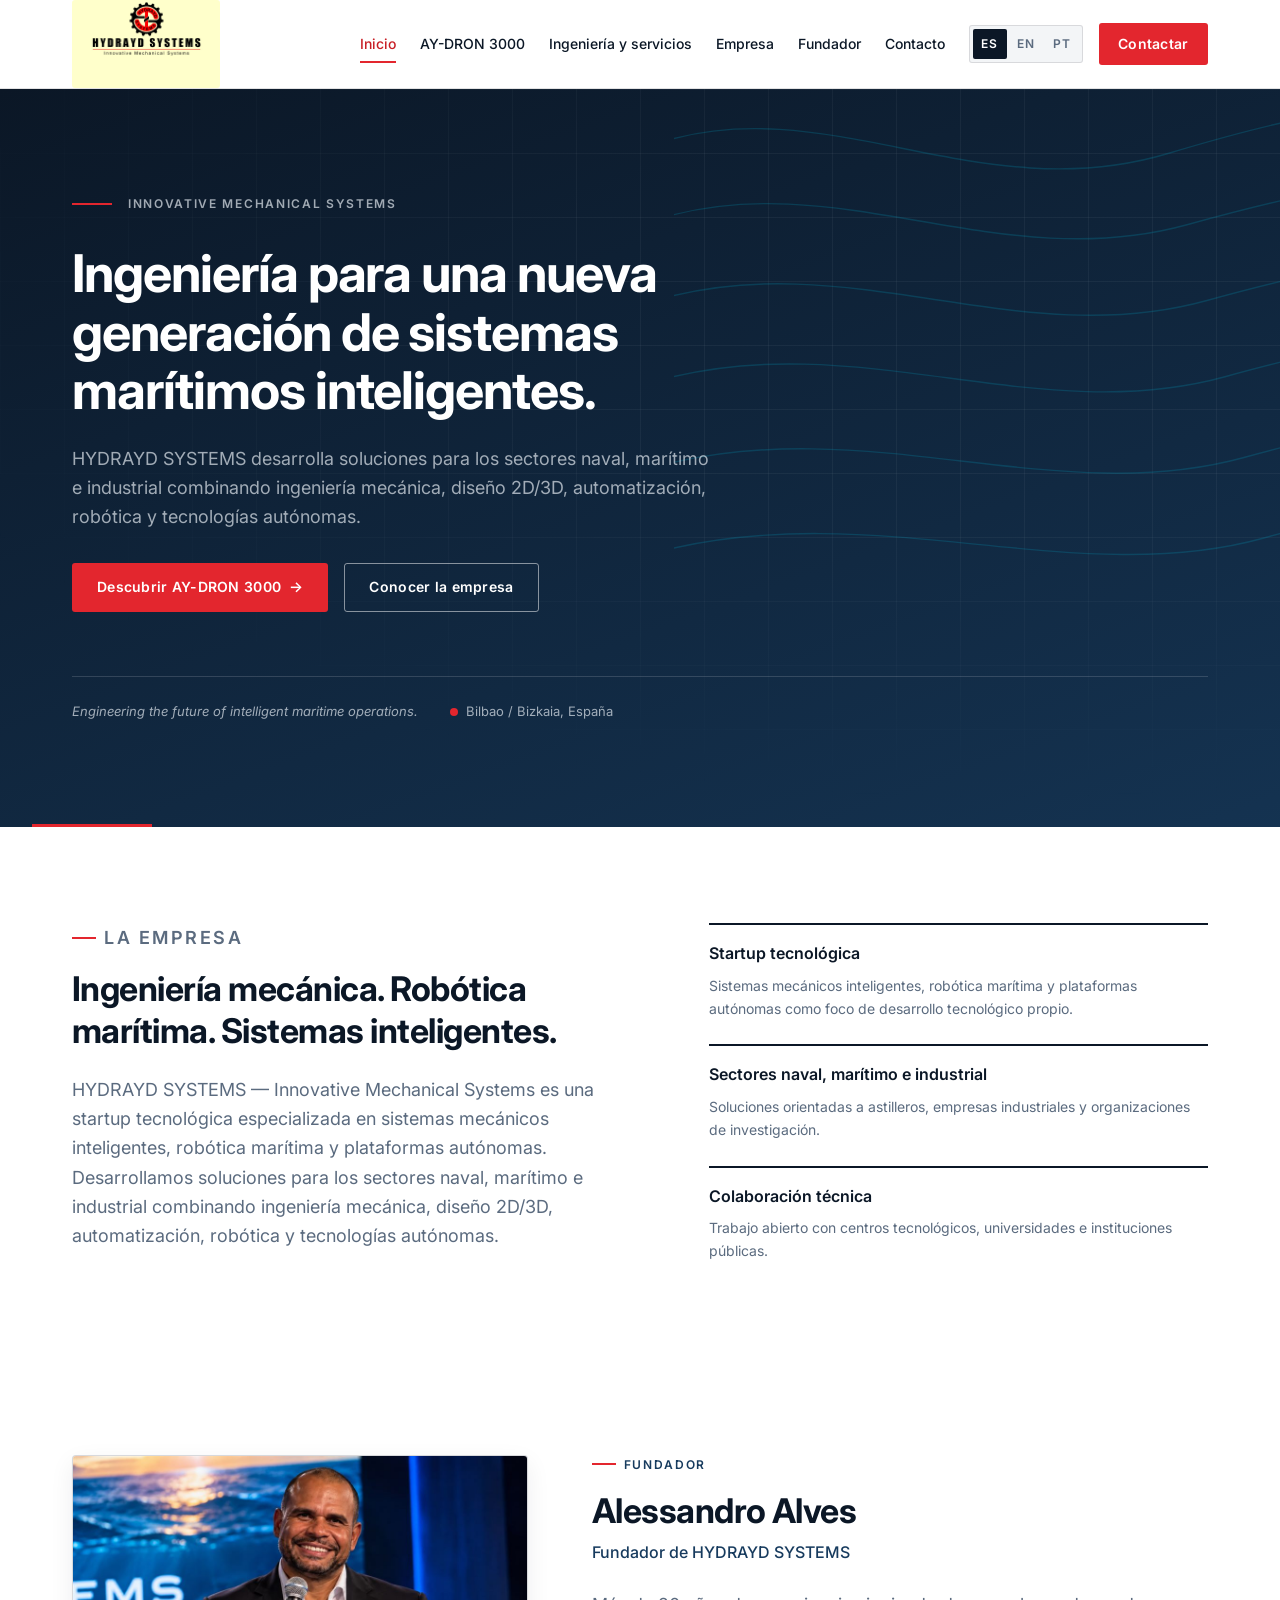
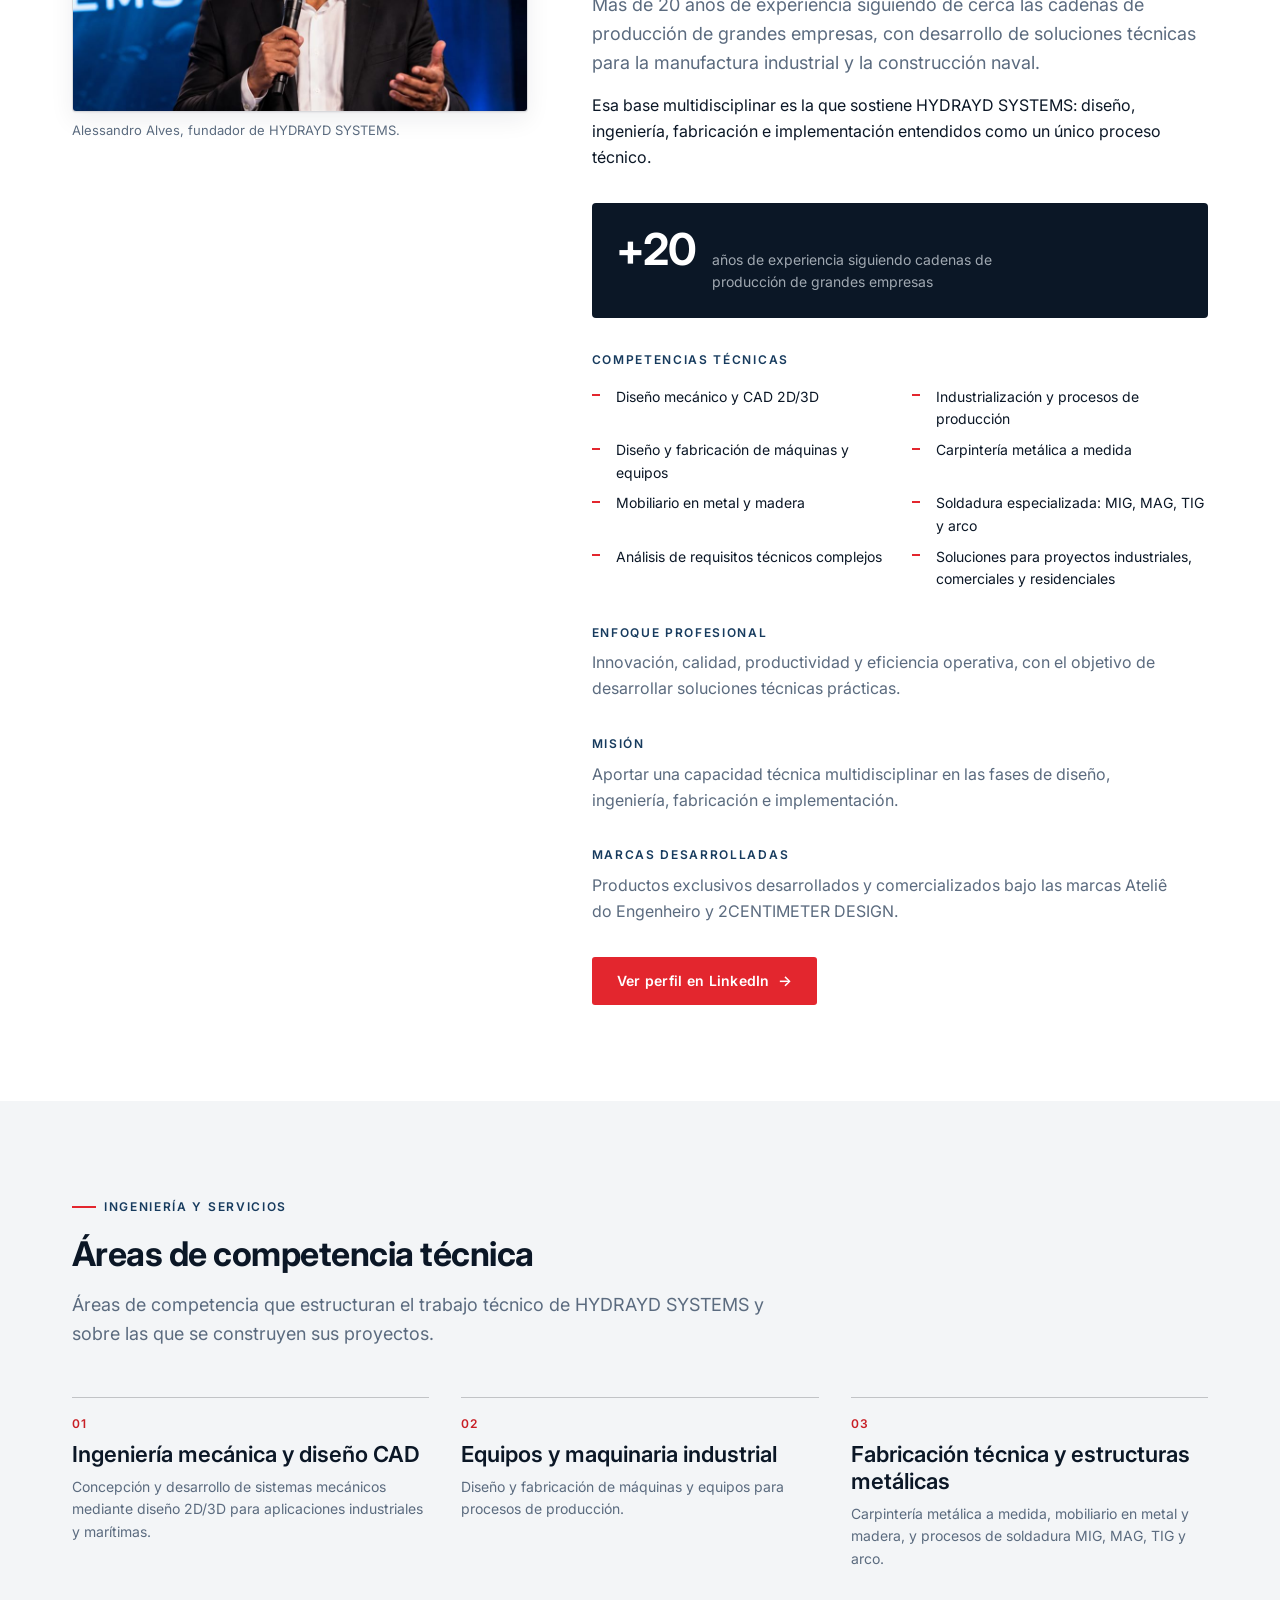
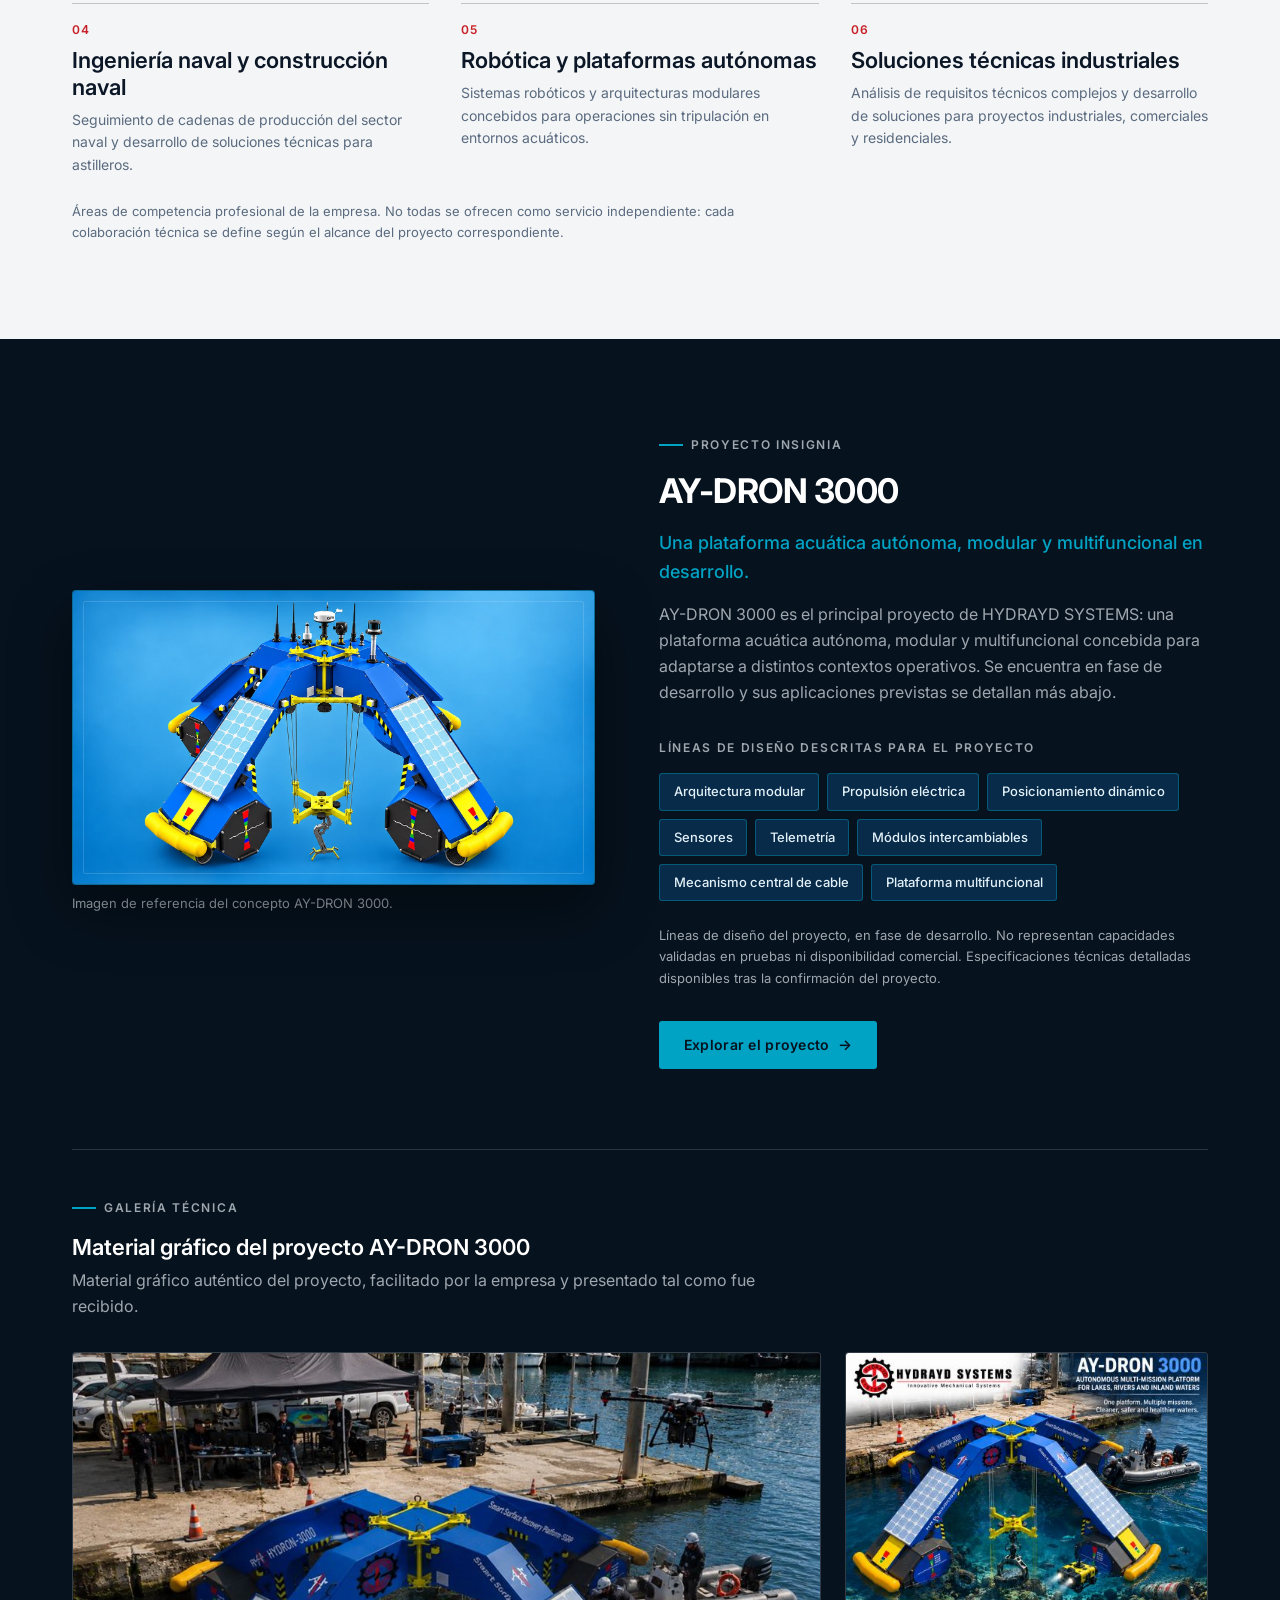
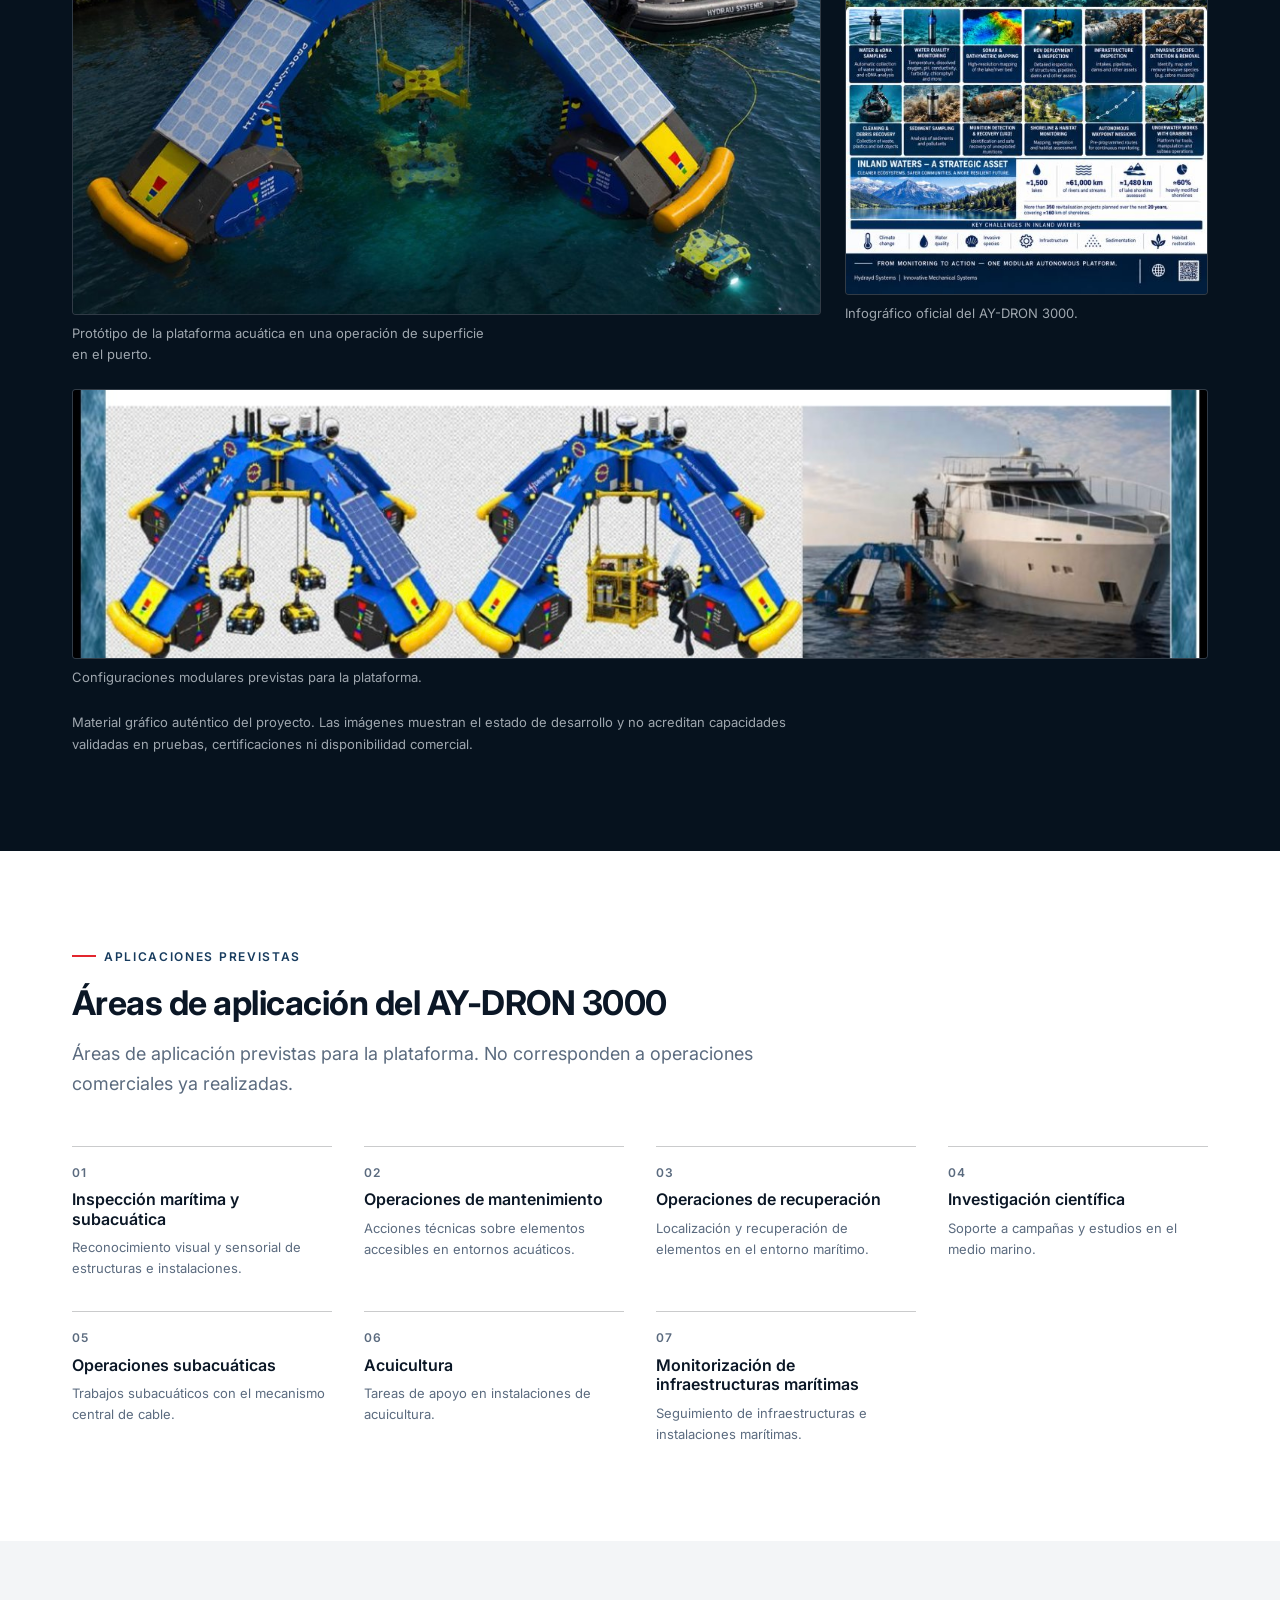
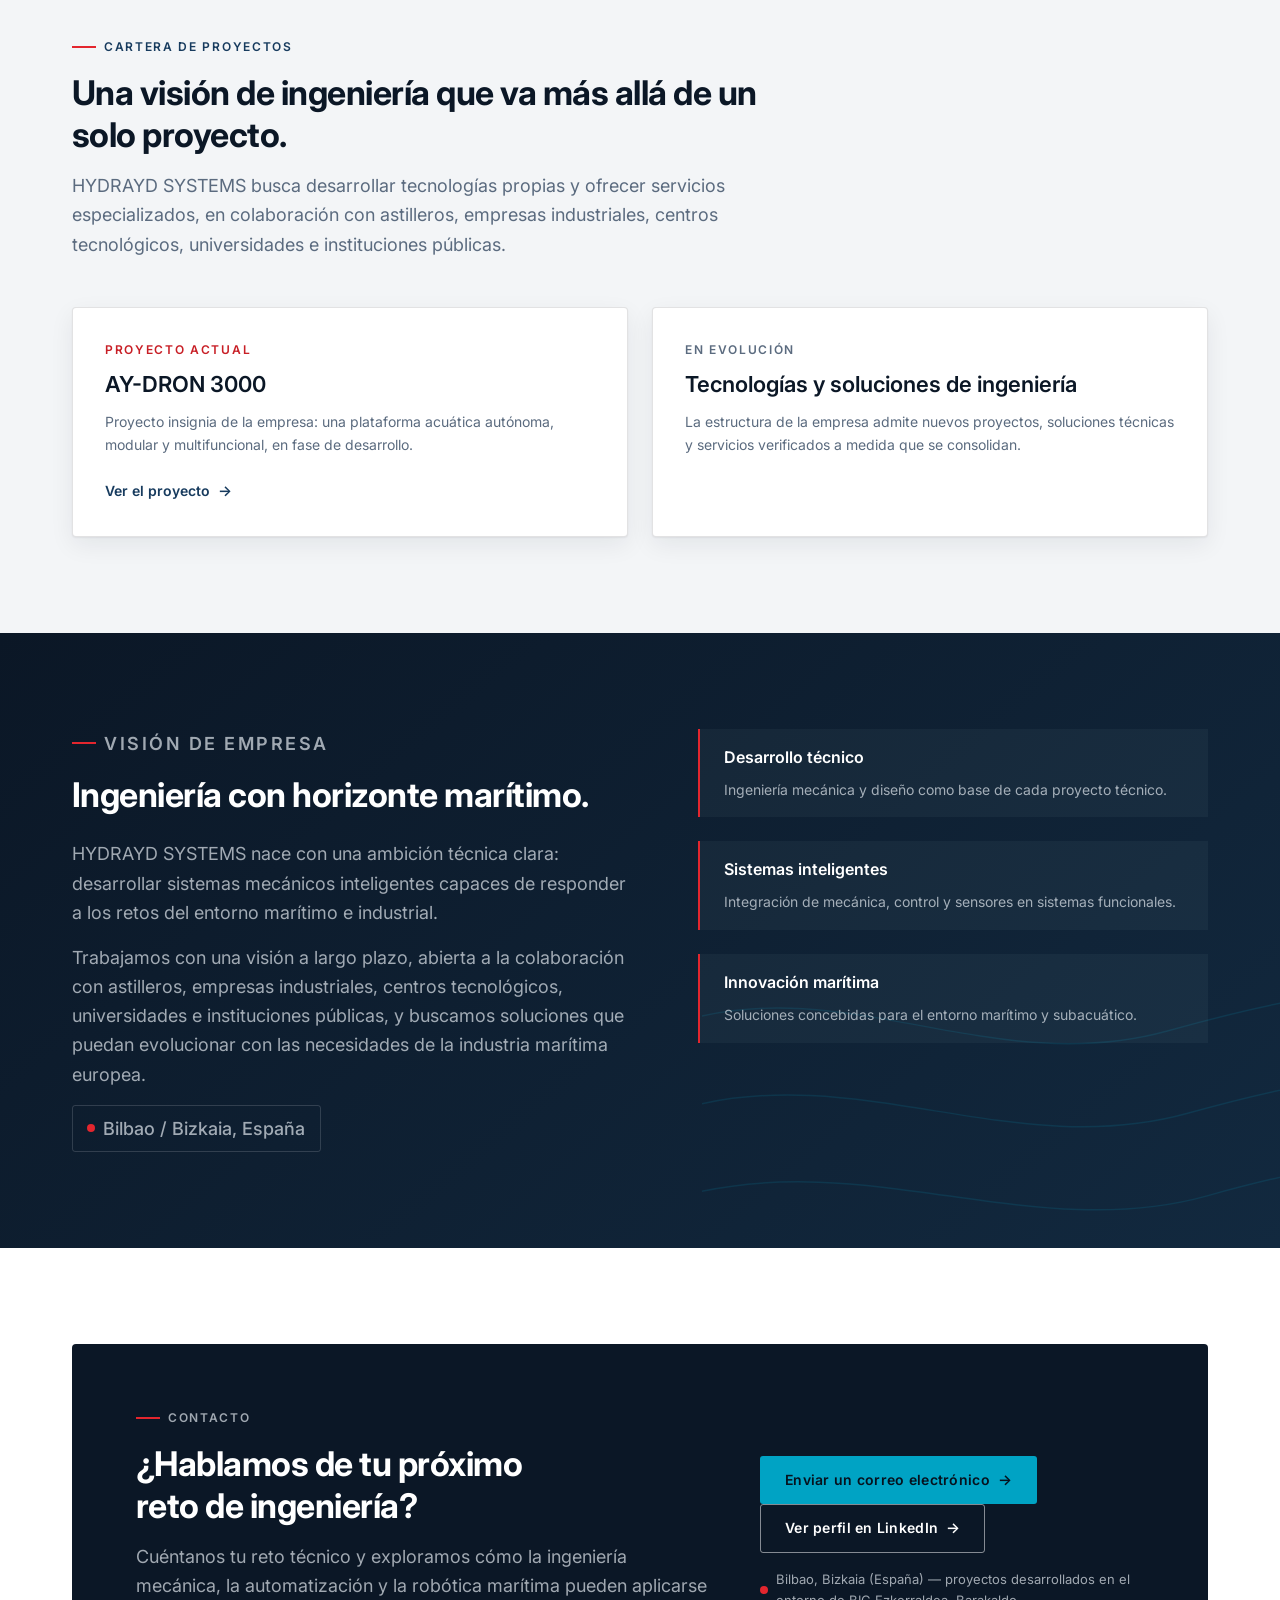
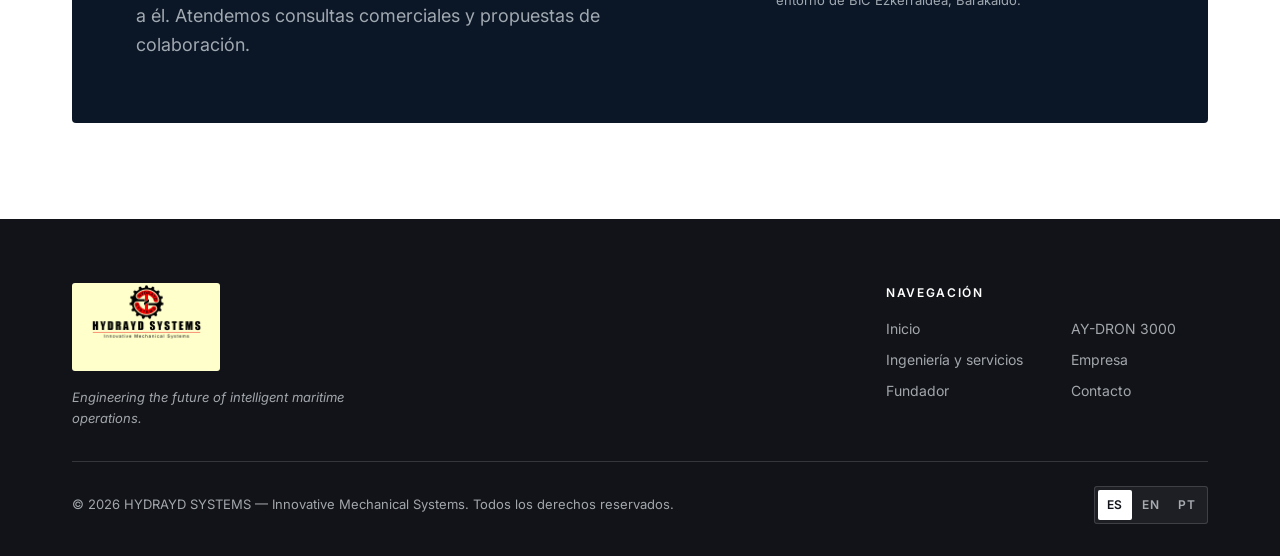
<file: es/index.html>
<!DOCTYPE html>
<html lang="es">
<head>
  <meta charset="utf-8">
  <meta name="viewport" content="width=device-width, initial-scale=1">

  <!-- ===== Metadata (per language) ===== -->
  <title>HYDRAYD SYSTEMS — Ingeniería mecánica, robótica marítima y sistemas inteligentes</title>
  <meta name="description" content="HYDRAYD SYSTEMS es una startup tecnológica de Bilbao / Bizkaia especializada en sistemas mecánicos inteligentes, robótica marítima y plataformas autónomas. Proyecto insignia: AY-DRON 3000. Fundador: Alessandro Alves.">

  <!-- TODO(deploy): replace relative URLs with the definitive production domain. -->
  <link rel="alternate" hreflang="es" href="../es/index.html">
  <link rel="alternate" hreflang="en" href="../en/index.html">
  <link rel="alternate" hreflang="pt" href="../pt/index.html">
  <link rel="alternate" hreflang="x-default" href="../es/index.html">

  <meta name="theme-color" content="#0B1726">

  <!-- Social sharing (TODO(deploy): absolute URLs once the domain exists). -->
  <meta property="og:type" content="website">
  <meta property="og:site_name" content="HYDRAYD SYSTEMS">
  <meta property="og:title" content="HYDRAYD SYSTEMS — Ingeniería para sistemas marítimos inteligentes">
  <meta property="og:description" content="Startup tecnológica de Bilbao / Bizkaia: ingeniería mecánica, robótica marítima y plataformas autónomas para los sectores naval, marítimo e industrial.">
  <meta property="og:image" content="assets/images/company/hydrayd-systems-logo-original.jpg">
  <meta property="og:locale" content="es_ES">
  <meta name="twitter:card" content="summary_large_image">

  <link rel="preconnect" href="https://fonts.googleapis.com">
  <link rel="preconnect" href="https://fonts.gstatic.com" crossorigin>
  <link rel="stylesheet" href="https://fonts.googleapis.com/css2?family=Inter:wght@400;500;600;700&display=swap">
  <link rel="stylesheet" href="../assets/css/styles.css">

  <script type="application/ld+json">
  {
    "@context": "https://schema.org",
    "@type": "Organization",
    "name": "HYDRAYD SYSTEMS",
    "alternateName": "Innovative Mechanical Systems",
    "slogan": "Engineering the future of intelligent maritime operations.",
    "description": "Startup tecnológica especializada en sistemas mecánicos inteligentes, robótica marítima y plataformas autónomas para los sectores naval, marítimo e industrial.",
    "email": "hydraydsystems@gmail.com",
    "address": {
      "@type": "PostalAddress",
      "addressLocality": "Bilbao",
      "addressRegion": "Bizkaia",
      "addressCountry": "ES"
    },
    "founder": {
      "@type": "Person",
      "name": "Alessandro Alves",
      "sameAs": ["https://www.linkedin.com/in/tecnicoalessandro/"]
    },
    "knowsLanguage": ["es", "en", "pt"]
  }
  </script>
</head>
<body class="no-js">

  <a class="skip-link" href="#main" data-i18n="a11y.skip">Saltar al contenido principal</a>

  <!-- ====================================================================
       HEADER
       ==================================================================== -->
  <header class="header">
    <div class="container header__inner">

      <a class="brand" href="#inicio">
        <img class="brand__logo"
             src="../assets/images/company/hydrayd-systems-logo-original.jpg"
             alt="HYDRAYD SYSTEMS" width="148" height="88">
      </a>

      <button class="menu-toggle" type="button" data-menu-toggle
              aria-expanded="false" aria-controls="site-nav"
              aria-label="Abrir el menú de navegación"
              data-i18n-aria="a11y.menu.open">
        <span class="menu-toggle__icon" aria-hidden="true"></span>
      </button>

      <nav class="nav" id="site-nav" aria-label="Navegación principal"
           data-i18n-aria="a11y.main.nav">
        <a class="nav__link" href="#inicio" data-i18n="nav.home">Inicio</a>
        <a class="nav__link" href="#ay-dron-3000" data-i18n="nav.product">AY-DRON 3000</a>
        <a class="nav__link" href="#ingenieria" data-i18n="nav.services">Ingeniería y servicios</a>
        <a class="nav__link" href="#empresa" data-i18n="nav.company">Empresa</a>
        <a class="nav__link" href="#fundador" data-i18n="nav.founder">Fundador</a>
        <a class="nav__link" href="#contacto" data-i18n="nav.contact">Contacto</a>
        <a class="btn btn--primary" href="#contacto" data-i18n="nav.cta">Contactar</a>
      </nav>

      <div class="header__actions">
        <div class="lang" data-lang-label role="group" aria-label="Seleccionar idioma">
          <a class="lang__item" href="../es/index.html" hreflang="es" lang="es"
             data-lang-switch aria-current="true">ES</a>
          <a class="lang__item" href="../en/index.html" hreflang="en" lang="en"
             data-lang-switch>EN</a>
          <a class="lang__item" href="../pt/index.html" hreflang="pt" lang="pt"
             data-lang-switch>PT</a>
        </div>
        <a class="btn btn--primary" href="#contacto" data-i18n="nav.cta">Contactar</a>
      </div>

    </div>
  </header>

  <main id="main">

    <!-- ==================================================================
         SECTION 1 — HERO
         ================================================================== -->
    <section class="hero" id="inicio" aria-labelledby="hero-title">

      <div class="hero__decor" aria-hidden="true">
        <span class="hero__grid"></span>
        <svg class="hero__contours" viewBox="0 0 800 600" fill="none"
             stroke="currentColor" stroke-width="1.5" preserveAspectRatio="xMidYMid slice">
          <path d="M-20 120 C 160 60, 320 190, 520 130 S 820 60, 900 140"/>
          <path d="M-20 200 C 170 140, 340 260, 540 205 S 830 140, 910 215"/>
          <path d="M-20 285 C 180 225, 360 340, 560 285 S 840 225, 920 300"/>
          <path d="M-20 370 C 190 310, 380 420, 580 365 S 850 310, 930 385"/>
          <path d="M-20 460 C 200 400, 400 505, 600 450 S 860 400, 940 475"/>
          <path d="M-20 550 C 210 490, 420 590, 620 535 S 870 490, 950 565"/>
        </svg>
        <span class="hero__accent-line"></span>
      </div>

      <div class="container hero__inner">
        <p class="hero__brandline" data-i18n="hero.brandline">Innovative Mechanical Systems</p>

        <h1 class="hero__title" id="hero-title" data-i18n="hero.title">Ingeniería para una nueva generación de sistemas marítimos inteligentes.</h1>

        <p class="hero__lead" data-i18n="hero.lead">HYDRAYD SYSTEMS desarrolla soluciones para los sectores naval, marítimo e industrial combinando ingeniería mecánica, diseño 2D/3D, automatización, robótica y tecnologías autónomas.</p>

        <div class="hero__actions">
          <a class="btn btn--primary" href="#ay-dron-3000">
            <span data-i18n="hero.cta.primary">Descubrir AY-DRON 3000</span>
            <span class="btn__arrow" aria-hidden="true">→</span>
          </a>
          <a class="btn btn--outline-light" href="#empresa" data-i18n="hero.cta.secondary">Conocer la empresa</a>
        </div>

        <div class="hero__meta">
          <p class="hero__tagline" data-i18n="hero.tagline">Engineering the future of intelligent maritime operations.</p>
          <p class="hero__location"><span data-i18n="hero.location">Bilbao / Bizkaia, España</span></p>
        </div>
      </div>
    </section>

    <!-- ==================================================================
         SECTION 2 — CORPORATE INTRODUCTION
         ================================================================== -->
    <section class="section" id="empresa" aria-labelledby="intro-title">
      <div class="container">

        <div class="intro__grid">

          <div class="intro__text reveal">
            <p class="kicker" data-i18n="intro.kicker">La empresa</p>
            <h2 class="section-title" id="intro-title" data-i18n="intro.title">Ingeniería mecánica. Robótica marítima. Sistemas inteligentes.</h2>
            <p style="margin-top: var(--sp-3)" data-i18n="intro.text">HYDRAYD SYSTEMS — Innovative Mechanical Systems es una startup tecnológica especializada en sistemas mecánicos inteligentes, robótica marítima y plataformas autónomas. Desarrollamos soluciones para los sectores naval, marítimo e industrial combinando ingeniería mecánica, diseño 2D/3D, automatización, robótica y tecnologías autónomas.</p>
          </div>

          <ul class="intro__points reveal" style="--delay: 120ms">
            <li class="point">
              <h3 class="point__title" data-i18n="intro.p1.title">Startup tecnológica</h3>
              <p class="point__text" data-i18n="intro.p1.text">Sistemas mecánicos inteligentes, robótica marítima y plataformas autónomas como foco de desarrollo tecnológico propio.</p>
            </li>
            <li class="point">
              <h3 class="point__title" data-i18n="intro.p2.title">Sectores naval, marítimo e industrial</h3>
              <p class="point__text" data-i18n="intro.p2.text">Soluciones orientadas a astilleros, empresas industriales y organizaciones de investigación.</p>
            </li>
            <li class="point">
              <h3 class="point__title" data-i18n="intro.p3.title">Colaboración técnica</h3>
              <p class="point__text" data-i18n="intro.p3.text">Trabajo abierto con centros tecnológicos, universidades e instituciones públicas.</p>
            </li>
          </ul>

        </div>
      </div>
    </section>

    <!-- ==================================================================
         SECTION 2b — FOUNDER
         ==================================================================== -->
    <section class="section founder" id="fundador" aria-labelledby="founder-title">
      <div class="container">

        <div class="founder__grid">

          <figure class="founder__figure reveal">
            <div class="founder__frame">
              <img class="founder__img"
                   src="../assets/images/founder/alessandro-alves-960.jpg"
                   alt="Alessandro Alves, fundador de HYDRAYD SYSTEMS, durante una presentación técnica."
                   data-i18n-alt="founder.photo.alt"
                   width="960" height="540" loading="lazy" decoding="async">
            </div>
            <figcaption class="founder__caption" data-i18n="founder.photo.caption">Alessandro Alves, fundador de HYDRAYD SYSTEMS.</figcaption>
          </figure>

          <div class="founder__text reveal" style="--delay: 120ms">
            <p class="kicker" data-i18n="founder.kicker">Fundador</p>
            <h2 class="section-title" id="founder-title" data-i18n="founder.title">Alessandro Alves</h2>
            <p class="founder__role" data-i18n="founder.role">Fundador de HYDRAYD SYSTEMS</p>

            <p class="founder__intro" data-i18n="founder.intro">Más de 20 años de experiencia siguiendo de cerca las cadenas de producción de grandes empresas, con desarrollo de soluciones técnicas para la manufactura industrial y la construcción naval.</p>
            <p class="founder__relation" data-i18n="founder.relation">Esa base multidisciplinar es la que sostiene HYDRAYD SYSTEMS: diseño, ingeniería, fabricación e implementación entendidos como un único proceso técnico.</p>

            <div class="founder__exp">
              <p class="founder__exp-value" data-i18n="founder.exp.value">+20</p>
              <p class="founder__exp-label" data-i18n="founder.exp.label">años de experiencia siguiendo cadenas de producción de grandes empresas</p>
            </div>

            <div class="founder__block">
              <p class="founder__block-label" data-i18n="founder.comp.label">Competencias técnicas</p>
              <ul class="competencies">
                <li class="competency" data-i18n="founder.comp.1">Diseño mecánico y CAD 2D/3D</li>
                <li class="competency" data-i18n="founder.comp.2">Industrialización y procesos de producción</li>
                <li class="competency" data-i18n="founder.comp.3">Diseño y fabricación de máquinas y equipos</li>
                <li class="competency" data-i18n="founder.comp.4">Carpintería metálica a medida</li>
                <li class="competency" data-i18n="founder.comp.5">Mobiliario en metal y madera</li>
                <li class="competency" data-i18n="founder.comp.6">Soldadura especializada: MIG, MAG, TIG y arco</li>
                <li class="competency" data-i18n="founder.comp.7">Análisis de requisitos técnicos complejos</li>
                <li class="competency" data-i18n="founder.comp.8">Soluciones para proyectos industriales, comerciales y residenciales</li>
              </ul>
            </div>

            <div class="founder__block">
              <p class="founder__block-label" data-i18n="founder.approach.label">Enfoque profesional</p>
              <p class="founder__block-text" data-i18n="founder.approach.text">Innovación, calidad, productividad y eficiencia operativa, con el objetivo de desarrollar soluciones técnicas prácticas.</p>
            </div>

            <div class="founder__block">
              <p class="founder__block-label" data-i18n="founder.mission.label">Misión</p>
              <p class="founder__block-text" data-i18n="founder.mission.text">Aportar una capacidad técnica multidisciplinar en las fases de diseño, ingeniería, fabricación e implementación.</p>
            </div>

            <div class="founder__block">
              <p class="founder__block-label" data-i18n="founder.brands.label">Marcas desarrolladas</p>
              <p class="founder__block-text" data-i18n="founder.brands.text">Productos exclusivos desarrollados y comercializados bajo las marcas Ateliê do Engenheiro y 2CENTIMETER DESIGN.</p>
            </div>

            <div class="founder__actions">
              <a class="btn btn--primary" href="https://www.linkedin.com/in/tecnicoalessandro/" target="_blank" rel="noopener noreferrer"
                 data-linkedin-link data-i18n-aria="a11y.linkedin"
                 aria-label="Perfil de Alessandro Alves en LinkedIn (se abre en una pestaña nueva)">
                <span data-i18n="founder.linkedin.cta">Ver perfil en LinkedIn</span>
                <span class="btn__arrow" aria-hidden="true">→</span>
              </a>
            </div>
          </div>

        </div>
      </div>
    </section>

    <!-- ==================================================================
         SECTION 3 — ENGINEERING DISCIPLINES
         ================================================================== -->
    <section class="section section--light" id="ingenieria" aria-labelledby="disc-title">
      <div class="container">

        <div class="section__head reveal">
          <p class="kicker" data-i18n="disc.kicker">Ingeniería y servicios</p>
          <h2 class="section-title" id="disc-title" data-i18n="disc.title">Áreas de competencia técnica</h2>
          <p class="section__lead" data-i18n="disc.lead">Áreas de competencia que estructuran el trabajo técnico de HYDRAYD SYSTEMS y sobre las que se construyen sus proyectos.</p>
        </div>

        <ul class="disc-grid">
          <li class="disc reveal">
            <p class="disc__index">01</p>
            <h3 class="disc__name" data-i18n="disc.1.name">Ingeniería mecánica y diseño CAD</h3>
            <p class="disc__text" data-i18n="disc.1.text">Concepción y desarrollo de sistemas mecánicos mediante diseño 2D/3D para aplicaciones industriales y marítimas.</p>
          </li>
          <li class="disc reveal" style="--delay: 80ms">
            <p class="disc__index">02</p>
            <h3 class="disc__name" data-i18n="disc.2.name">Equipos y maquinaria industrial</h3>
            <p class="disc__text" data-i18n="disc.2.text">Diseño y fabricación de máquinas y equipos para procesos de producción.</p>
          </li>
          <li class="disc reveal" style="--delay: 160ms">
            <p class="disc__index">03</p>
            <h3 class="disc__name" data-i18n="disc.3.name">Fabricación técnica y estructuras metálicas</h3>
            <p class="disc__text" data-i18n="disc.3.text">Carpintería metálica a medida, mobiliario en metal y madera, y procesos de soldadura MIG, MAG, TIG y arco.</p>
          </li>
          <li class="disc reveal" style="--delay: 240ms">
            <p class="disc__index">04</p>
            <h3 class="disc__name" data-i18n="disc.4.name">Ingeniería naval y construcción naval</h3>
            <p class="disc__text" data-i18n="disc.4.text">Seguimiento de cadenas de producción del sector naval y desarrollo de soluciones técnicas para astilleros.</p>
          </li>
          <li class="disc reveal" style="--delay: 320ms">
            <p class="disc__index">05</p>
            <h3 class="disc__name" data-i18n="disc.5.name">Robótica y plataformas autónomas</h3>
            <p class="disc__text" data-i18n="disc.5.text">Sistemas robóticos y arquitecturas modulares concebidos para operaciones sin tripulación en entornos acuáticos.</p>
          </li>
          <li class="disc reveal" style="--delay: 400ms">
            <p class="disc__index">06</p>
            <h3 class="disc__name" data-i18n="disc.6.name">Soluciones técnicas industriales</h3>
            <p class="disc__text" data-i18n="disc.6.text">Análisis de requisitos técnicos complejos y desarrollo de soluciones para proyectos industriales, comerciales y residenciales.</p>
          </li>
        </ul>

        <p class="note reveal" data-i18n="disc.note">Áreas de competencia profesional de la empresa. No todas se ofrecen como servicio independiente: cada colaboración técnica se define según el alcance del proyecto correspondiente.</p>

      </div>
    </section>

    <!-- ==================================================================
         SECTION 4 — FLAGSHIP PROJECT: AY-DRON 3000
         ================================================================== -->
    <section class="section section--product on-dark" id="ay-dron-3000" aria-labelledby="product-title">
      <div class="container">

        <div class="product__grid">

          <figure class="product__figure reveal">
            <div class="product__frame">
              <img class="product__img"
                   src="../assets/images/ay-dron-3000/ay-dron-3000-concept-reference.jpg"
                   alt="Concepto AY-DRON 3000: plataforma acuática modular de cuatro patas con paneles solares, mástiles de sensores y un mecanismo central de cable con herramienta subacuática."
                   data-i18n-alt="product.alt"
                   width="1672" height="941" loading="lazy" decoding="async">
            </div>
            <figcaption class="product__caption" data-i18n="product.caption">Imagen de referencia del concepto AY-DRON 3000.</figcaption>
          </figure>

          <div class="product__text reveal" style="--delay: 120ms">
            <p class="kicker" data-i18n="product.kicker">Proyecto insignia</p>
            <h2 class="section-title" id="product-title" data-i18n="product.title">AY-DRON 3000</h2>
            <p class="product__subtitle" data-i18n="product.subtitle">Una plataforma acuática autónoma, modular y multifuncional en desarrollo.</p>
            <p class="product__desc" data-i18n="product.desc">AY-DRON 3000 es el principal proyecto de HYDRAYD SYSTEMS: una plataforma acuática autónoma, modular y multifuncional concebida para adaptarse a distintos contextos operativos. Se encuentra en fase de desarrollo y sus aplicaciones previstas se detallan más abajo.</p>

            <p class="product__features-label" data-i18n="product.features.label">Líneas de diseño descritas para el proyecto</p>
            <ul class="chips">
              <li class="chip" data-i18n="product.chip.1">Arquitectura modular</li>
              <li class="chip" data-i18n="product.chip.2">Propulsión eléctrica</li>
              <li class="chip" data-i18n="product.chip.3">Posicionamiento dinámico</li>
              <li class="chip" data-i18n="product.chip.4">Sensores</li>
              <li class="chip" data-i18n="product.chip.5">Telemetría</li>
              <li class="chip" data-i18n="product.chip.6">Módulos intercambiables</li>
              <li class="chip" data-i18n="product.chip.7">Mecanismo central de cable</li>
              <li class="chip" data-i18n="product.chip.8">Plataforma multifuncional</li>
            </ul>

            <p class="note" data-i18n="product.note">Líneas de diseño del proyecto, en fase de desarrollo. No representan capacidades validadas en pruebas ni disponibilidad comercial. Especificaciones técnicas detalladas disponibles tras la confirmación del proyecto.</p>

            <div class="product__actions">
              <a class="btn btn--cyan" href="#aplicaciones">
                <span data-i18n="product.cta">Explorar el proyecto</span>
                <span class="btn__arrow" aria-hidden="true">→</span>
              </a>
            </div>
          </div>

        </div>

        <div class="gallery reveal">
          <p class="kicker" data-i18n="gallery.kicker">Galería técnica</p>
          <h3 class="gallery__title" data-i18n="gallery.title">Material gráfico del proyecto AY-DRON 3000</h3>
          <p class="gallery__lead" data-i18n="gallery.lead">Material gráfico auténtico del proyecto, facilitado por la empresa y presentado tal como fue recibido.</p>

          <ul class="gallery-grid">
            <li class="gallery-item gallery-item--two">
              <div class="gallery__frame">
                <img class="gallery__img"
                     src="../assets/images/ay-dron-3000/ay-dron-3000-prototype-operations-960.jpg"
                     alt="Protótipo de plataforma acuática de cuatro patas, identificado como HYDRON-3000 Smart Surface Recovery Platform, fondeado en un puerto con paneles solares, un mecanismo central de cable y una aeronave no tripulada en vuelo."
                     data-i18n-alt="gallery.1.alt"
                     width="960" height="720" loading="lazy" decoding="async">
              </div>
              <p class="gallery__caption" data-i18n="gallery.1.caption">Protótipo de la plataforma acuática en una operación de superficie en el puerto.</p>
            </li>

            <li class="gallery-item gallery-item--one">
              <div class="gallery__frame">
                <img class="gallery__img"
                     src="../assets/images/ay-dron-3000/ay-dron-3000-official-infographic.jpg"
                     alt="Infográfico oficial de HYDRAYD SYSTEMS que presenta el AY-DRON 3000 como plataforma acuática autónoma multipropósito y enumera sus áreas de aplicación previstas."
                     data-i18n-alt="gallery.3.alt"
                     width="480" height="720" loading="lazy" decoding="async">
              </div>
              <p class="gallery__caption" data-i18n="gallery.3.caption">Infográfico oficial del AY-DRON 3000.</p>
            </li>

            <li class="gallery-item gallery-item--wide">
              <div class="gallery__frame">
                <img class="gallery__img"
                     src="../assets/images/ay-dron-3000/ay-dron-3000-configurations.png"
                     alt="Composite con dos renders de la plataforma acuática mostrando distintas configuraciones de módulos suspendidos, junto a una fotografía de la plataforma operando cerca de un buque."
                     data-i18n-alt="gallery.2.alt"
                     width="1178" height="279" loading="lazy" decoding="async">
              </div>
              <p class="gallery__caption" data-i18n="gallery.2.caption">Configuraciones modulares previstas para la plataforma.</p>
            </li>
          </ul>

          <p class="note" data-i18n="gallery.note">Material gráfico auténtico del proyecto. Las imágenes muestran el estado de desarrollo y no acreditan capacidades validadas en pruebas, certificaciones ni disponibilidad comercial.</p>
        </div>

      </div>
    </section>

    <!-- ==================================================================
         SECTION 5 — INTENDED APPLICATIONS
         ================================================================== -->
    <section class="section" id="aplicaciones" aria-labelledby="apps-title">
      <div class="container">

        <div class="section__head reveal">
          <p class="kicker" data-i18n="apps.kicker">Aplicaciones previstas</p>
          <h2 class="section-title" id="apps-title" data-i18n="apps.title">Áreas de aplicación del AY-DRON 3000</h2>
          <p class="section__lead" data-i18n="apps.lead">Áreas de aplicación previstas para la plataforma. No corresponden a operaciones comerciales ya realizadas.</p>
        </div>

        <ul class="apps-grid">
          <li class="app reveal">
            <p class="app__index">01</p>
            <h3 class="app__name" data-i18n="apps.1.name">Inspección marítima y subacuática</h3>
            <p class="app__text" data-i18n="apps.1.text">Reconocimiento visual y sensorial de estructuras e instalaciones.</p>
          </li>
          <li class="app reveal" style="--delay: 60ms">
            <p class="app__index">02</p>
            <h3 class="app__name" data-i18n="apps.2.name">Operaciones de mantenimiento</h3>
            <p class="app__text" data-i18n="apps.2.text">Acciones técnicas sobre elementos accesibles en entornos acuáticos.</p>
          </li>
          <li class="app reveal" style="--delay: 120ms">
            <p class="app__index">03</p>
            <h3 class="app__name" data-i18n="apps.3.name">Operaciones de recuperación</h3>
            <p class="app__text" data-i18n="apps.3.text">Localización y recuperación de elementos en el entorno marítimo.</p>
          </li>
          <li class="app reveal" style="--delay: 180ms">
            <p class="app__index">04</p>
            <h3 class="app__name" data-i18n="apps.4.name">Investigación científica</h3>
            <p class="app__text" data-i18n="apps.4.text">Soporte a campañas y estudios en el medio marino.</p>
          </li>
          <li class="app reveal" style="--delay: 240ms">
            <p class="app__index">05</p>
            <h3 class="app__name" data-i18n="apps.5.name">Operaciones subacuáticas</h3>
            <p class="app__text" data-i18n="apps.5.text">Trabajos subacuáticos con el mecanismo central de cable.</p>
          </li>
          <li class="app reveal" style="--delay: 300ms">
            <p class="app__index">06</p>
            <h3 class="app__name" data-i18n="apps.6.name">Acuicultura</h3>
            <p class="app__text" data-i18n="apps.6.text">Tareas de apoyo en instalaciones de acuicultura.</p>
          </li>
          <li class="app reveal" style="--delay: 360ms">
            <p class="app__index">07</p>
            <h3 class="app__name" data-i18n="apps.7.name">Monitorización de infraestructuras marítimas</h3>
            <p class="app__text" data-i18n="apps.7.text">Seguimiento de infraestructuras e instalaciones marítimas.</p>
          </li>
        </ul>

      </div>
    </section>

    <!-- ==================================================================
         SECTION 6 — BROADER COMPANY PORTFOLIO
         ================================================================== -->
    <section class="section section--light" id="cartera" aria-labelledby="portfolio-title">
      <div class="container">

        <div class="section__head reveal">
          <p class="kicker" data-i18n="portfolio.kicker">Cartera de proyectos</p>
          <h2 class="section-title" id="portfolio-title" data-i18n="portfolio.title">Una visión de ingeniería que va más allá de un solo proyecto.</h2>
          <p class="section__lead" data-i18n="portfolio.text">HYDRAYD SYSTEMS busca desarrollar tecnologías propias y ofrecer servicios especializados, en colaboración con astilleros, empresas industriales, centros tecnológicos, universidades e instituciones públicas.</p>
        </div>

        <div class="portfolio__grid">
          <article class="card reveal">
            <p class="card__label" data-i18n="portfolio.c1.label">Proyecto actual</p>
            <h3 class="card__title" data-i18n="portfolio.c1.title">AY-DRON 3000</h3>
            <p class="card__text" data-i18n="portfolio.c1.text">Proyecto insignia de la empresa: una plataforma acuática autónoma, modular y multifuncional, en fase de desarrollo.</p>
            <a class="link-arrow" href="#ay-dron-3000">
              <span data-i18n="portfolio.c1.link">Ver el proyecto</span>
              <span class="btn__arrow" aria-hidden="true">→</span>
            </a>
          </article>

          <article class="card card--muted reveal" style="--delay: 120ms">
            <p class="card__label" data-i18n="portfolio.c2.label">En evolución</p>
            <h3 class="card__title" data-i18n="portfolio.c2.title">Tecnologías y soluciones de ingeniería</h3>
            <p class="card__text" data-i18n="portfolio.c2.text">La estructura de la empresa admite nuevos proyectos, soluciones técnicas y servicios verificados a medida que se consolidan.</p>
          </article>
        </div>

      </div>
    </section>

    <!-- ==================================================================
         SECTION 7 — COMPANY VISION
         The institutional photograph supplied by the owner (the founder
         speaking at an event) is now published in the founder section
         (#fundador) after the owner supplied it for that purpose.
         ================================================================== -->
    <section class="section section--vision on-dark" id="vision" aria-labelledby="vision-title">
      <div class="vision__decor" aria-hidden="true">
        <svg viewBox="0 0 700 500" fill="none" stroke="currentColor" stroke-width="1.5">
          <path d="M-20 140 C 150 90, 300 200, 480 150 S 760 90, 840 160"/>
          <path d="M-20 230 C 160 180, 320 285, 500 235 S 770 180, 850 250"/>
          <path d="M-20 320 C 170 270, 340 370, 520 320 S 780 270, 860 340"/>
          <path d="M-20 410 C 180 360, 360 455, 540 405 S 790 360, 870 430"/>
        </svg>
      </div>

      <div class="container">
        <div class="vision__grid">

          <div class="vision__text reveal">
            <p class="kicker" data-i18n="vision.kicker">Visión de empresa</p>
            <h2 class="section-title" id="vision-title" data-i18n="vision.title">Ingeniería con horizonte marítimo.</h2>
            <p style="margin-top: var(--sp-3)" data-i18n="vision.text1">HYDRAYD SYSTEMS nace con una ambición técnica clara: desarrollar sistemas mecánicos inteligentes capaces de responder a los retos del entorno marítimo e industrial.</p>
            <p data-i18n="vision.text2">Trabajamos con una visión a largo plazo, abierta a la colaboración con astilleros, empresas industriales, centros tecnológicos, universidades e instituciones públicas, y buscamos soluciones que puedan evolucionar con las necesidades de la industria marítima europea.</p>
            <p class="vision__location"><span data-i18n="vision.location">Bilbao / Bizkaia, España</span></p>
          </div>

          <ul class="pillars reveal" style="--delay: 120ms">
            <li class="pillar">
              <h3 class="pillar__title" data-i18n="vision.p1.title">Desarrollo técnico</h3>
              <p class="pillar__text" data-i18n="vision.p1.text">Ingeniería mecánica y diseño como base de cada proyecto técnico.</p>
            </li>
            <li class="pillar">
              <h3 class="pillar__title" data-i18n="vision.p2.title">Sistemas inteligentes</h3>
              <p class="pillar__text" data-i18n="vision.p2.text">Integración de mecánica, control y sensores en sistemas funcionales.</p>
            </li>
            <li class="pillar">
              <h3 class="pillar__title" data-i18n="vision.p3.title">Innovación marítima</h3>
              <p class="pillar__text" data-i18n="vision.p3.text">Soluciones concebidas para el entorno marítimo y subacuático.</p>
            </li>
          </ul>

        </div>
      </div>
    </section>

    <!-- ==================================================================
         SECTION 8 — CONTACT
         The call-to-action button is rendered by main.js ONLY when a
         verified contact email is configured in assets/js/config.js.
         ================================================================== -->
    <section class="section" id="contacto" aria-labelledby="contact-title">
      <div class="container">
        <div class="contact__inner reveal">

          <div>
            <p class="kicker" data-i18n="contact.kicker">Contacto</p>
            <h2 class="contact__title" id="contact-title" data-i18n="contact.title">¿Hablamos de tu próximo reto de ingeniería?</h2>
            <p class="contact__text" data-i18n="contact.text">Cuéntanos tu reto técnico y exploramos cómo la ingeniería mecánica, la automatización y la robótica marítima pueden aplicarse a él. Atendemos consultas comerciales y propuestas de colaboración.</p>
          </div>

          <div class="contact__actions">
            <div data-contact-mount>
              <!-- Email and LinkedIn buttons rendered at runtime from config.js -->
            </div>
            <p class="contact__location"><span data-i18n="contact.location">Bilbao, Bizkaia (España) — proyectos desarrollados en el entorno de BIC Ezkerraldea, Barakaldo.</span></p>
          </div>

        </div>
      </div>
    </section>

  </main>

  <!-- ====================================================================
       FOOTER
       ==================================================================== -->
  <footer class="footer">
    <div class="container">

      <div class="footer__top">
        <div class="footer__brand">
          <img class="footer__logo"
               src="../assets/images/company/hydrayd-systems-logo-original.jpg"
               alt="HYDRAYD SYSTEMS" width="148" height="88" loading="lazy">
          <p class="footer__tagline" data-i18n="footer.tagline">Engineering the future of intelligent maritime operations.</p>
        </div>

        <nav class="footer__nav" aria-label="Navegación del pie de página"
             data-i18n-aria="a11y.footer.nav">
          <p class="footer__nav-title" data-i18n="footer.nav.title">Navegación</p>
          <a class="footer__link" href="#inicio" data-i18n="nav.home">Inicio</a>
          <a class="footer__link" href="#ay-dron-3000" data-i18n="nav.product">AY-DRON 3000</a>
          <a class="footer__link" href="#ingenieria" data-i18n="nav.services">Ingeniería y servicios</a>
          <a class="footer__link" href="#empresa" data-i18n="nav.company">Empresa</a>
          <a class="footer__link" href="#fundador" data-i18n="nav.founder">Fundador</a>
          <a class="footer__link" href="#contacto" data-i18n="nav.contact">Contacto</a>
        </nav>
      </div>

      <div class="footer__bottom">
        <p>© <span data-current-year>2026</span> HYDRAYD SYSTEMS — <span data-i18n="footer.descriptor">Innovative Mechanical Systems</span>. <span data-i18n="footer.rights">Todos los derechos reservados.</span></p>

        <div class="lang" data-lang-label role="group" aria-label="Seleccionar idioma">
          <a class="lang__item" href="../es/index.html" hreflang="es" lang="es"
             data-lang-switch aria-current="true">ES</a>
          <a class="lang__item" href="../en/index.html" hreflang="en" lang="en"
             data-lang-switch>EN</a>
          <a class="lang__item" href="../pt/index.html" hreflang="pt" lang="pt"
             data-lang-switch>PT</a>
        </div>
      </div>

    </div>
  </footer>

  <script src="../assets/js/i18n.js"></script>
  <script src="../assets/js/config.js"></script>
  <script src="../assets/js/main.js"></script>
</body>
</html>
</file>
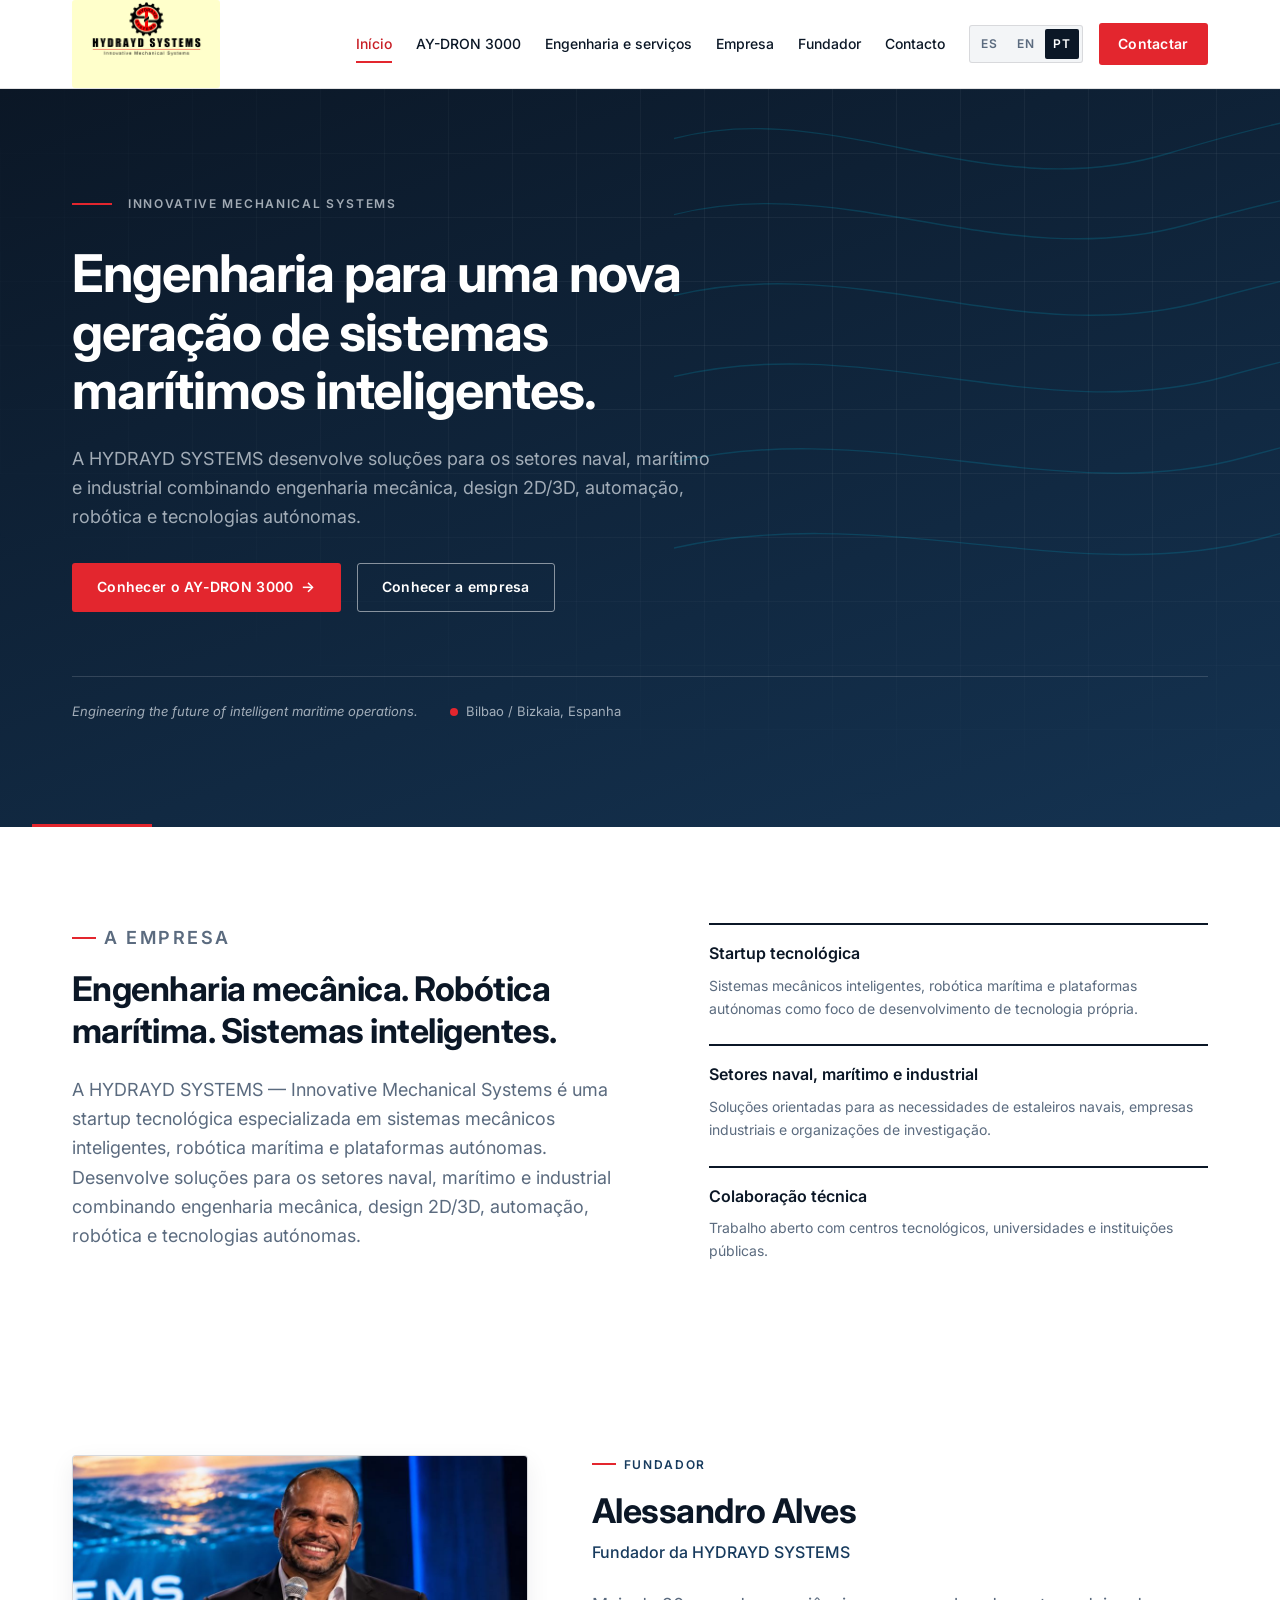
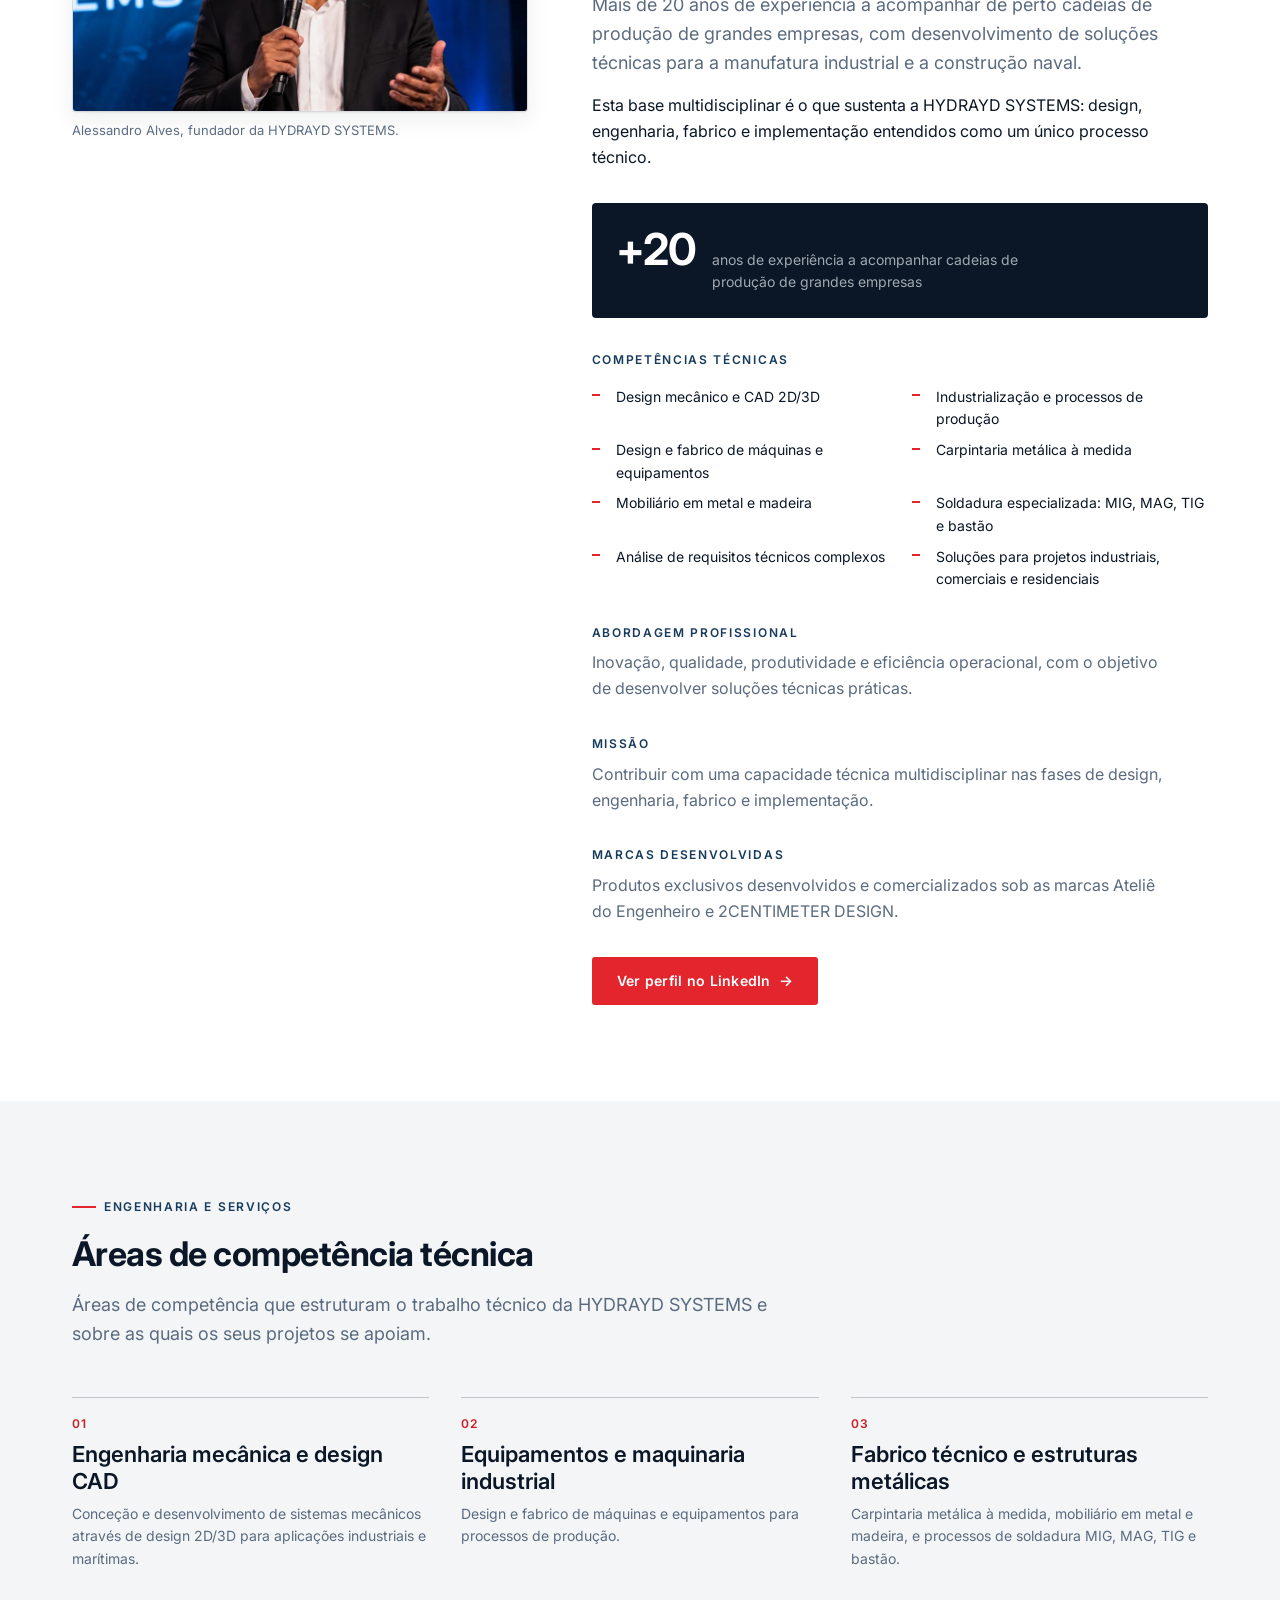
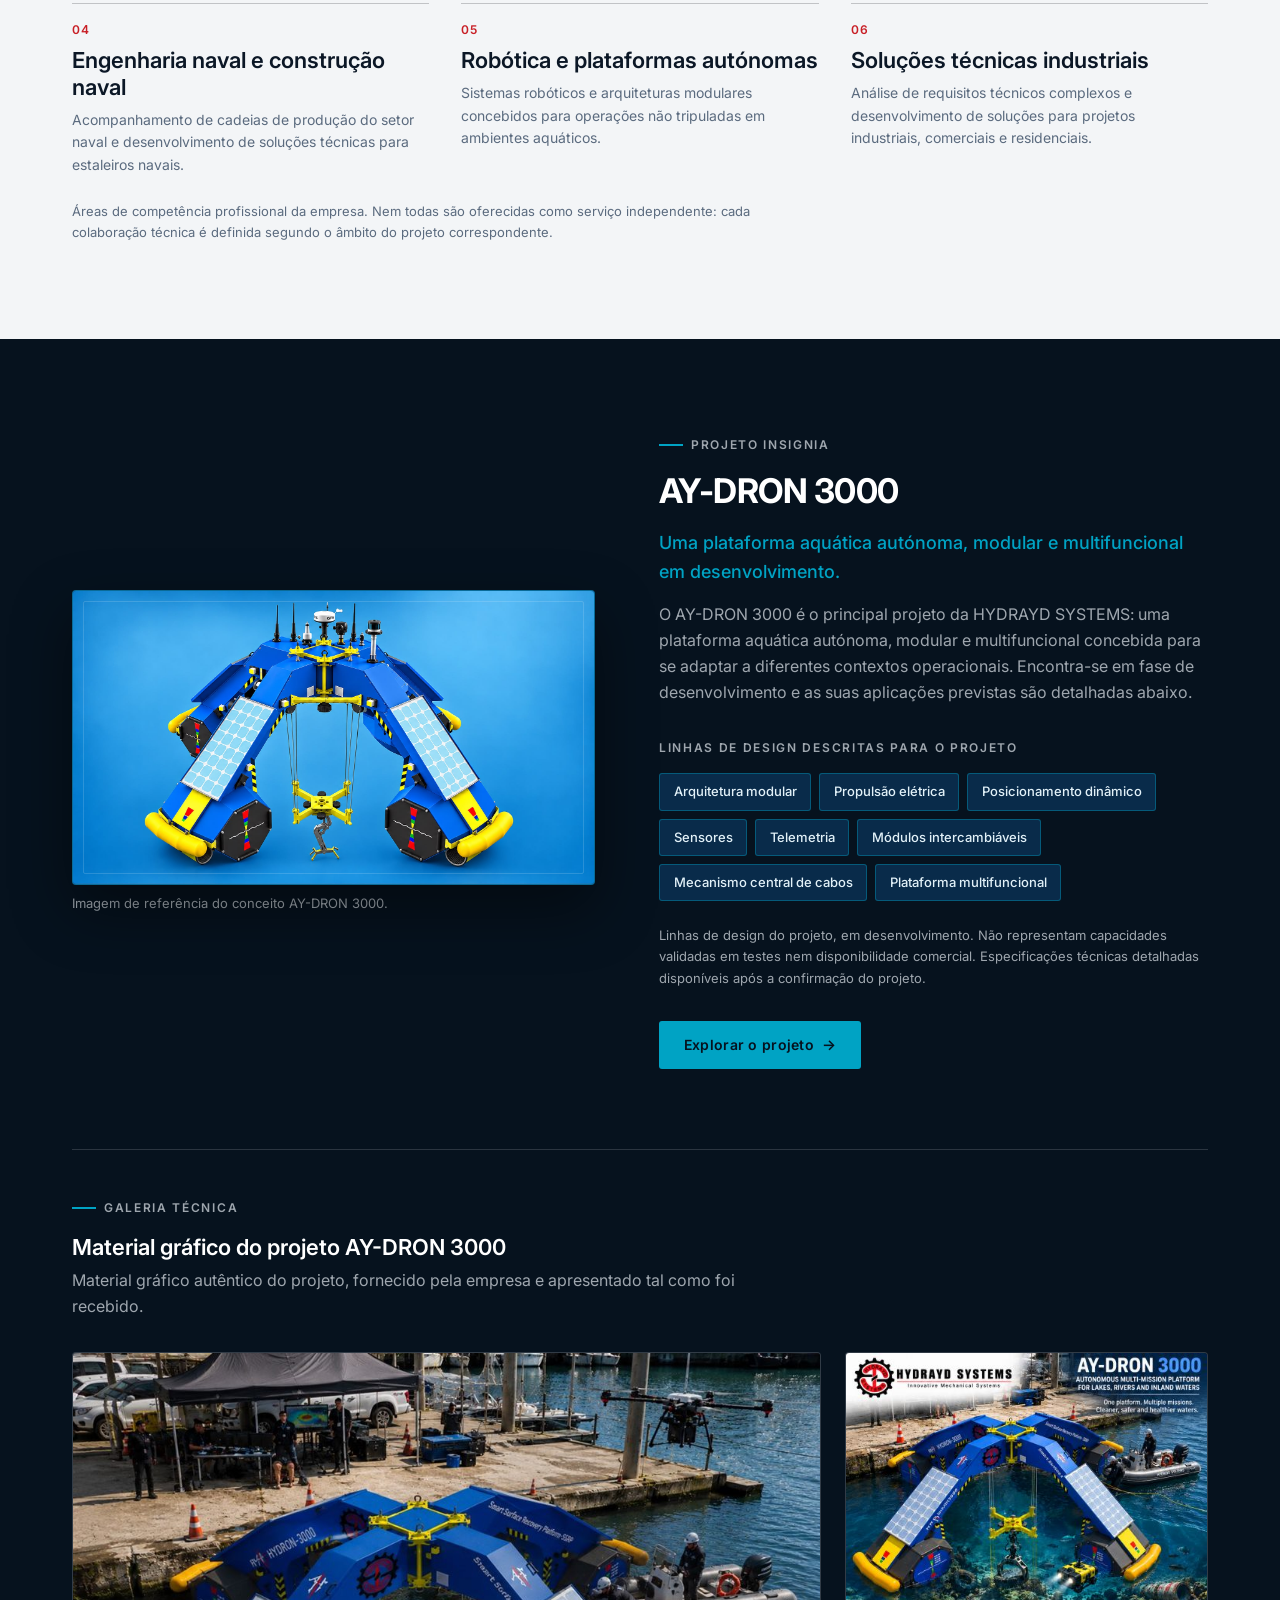
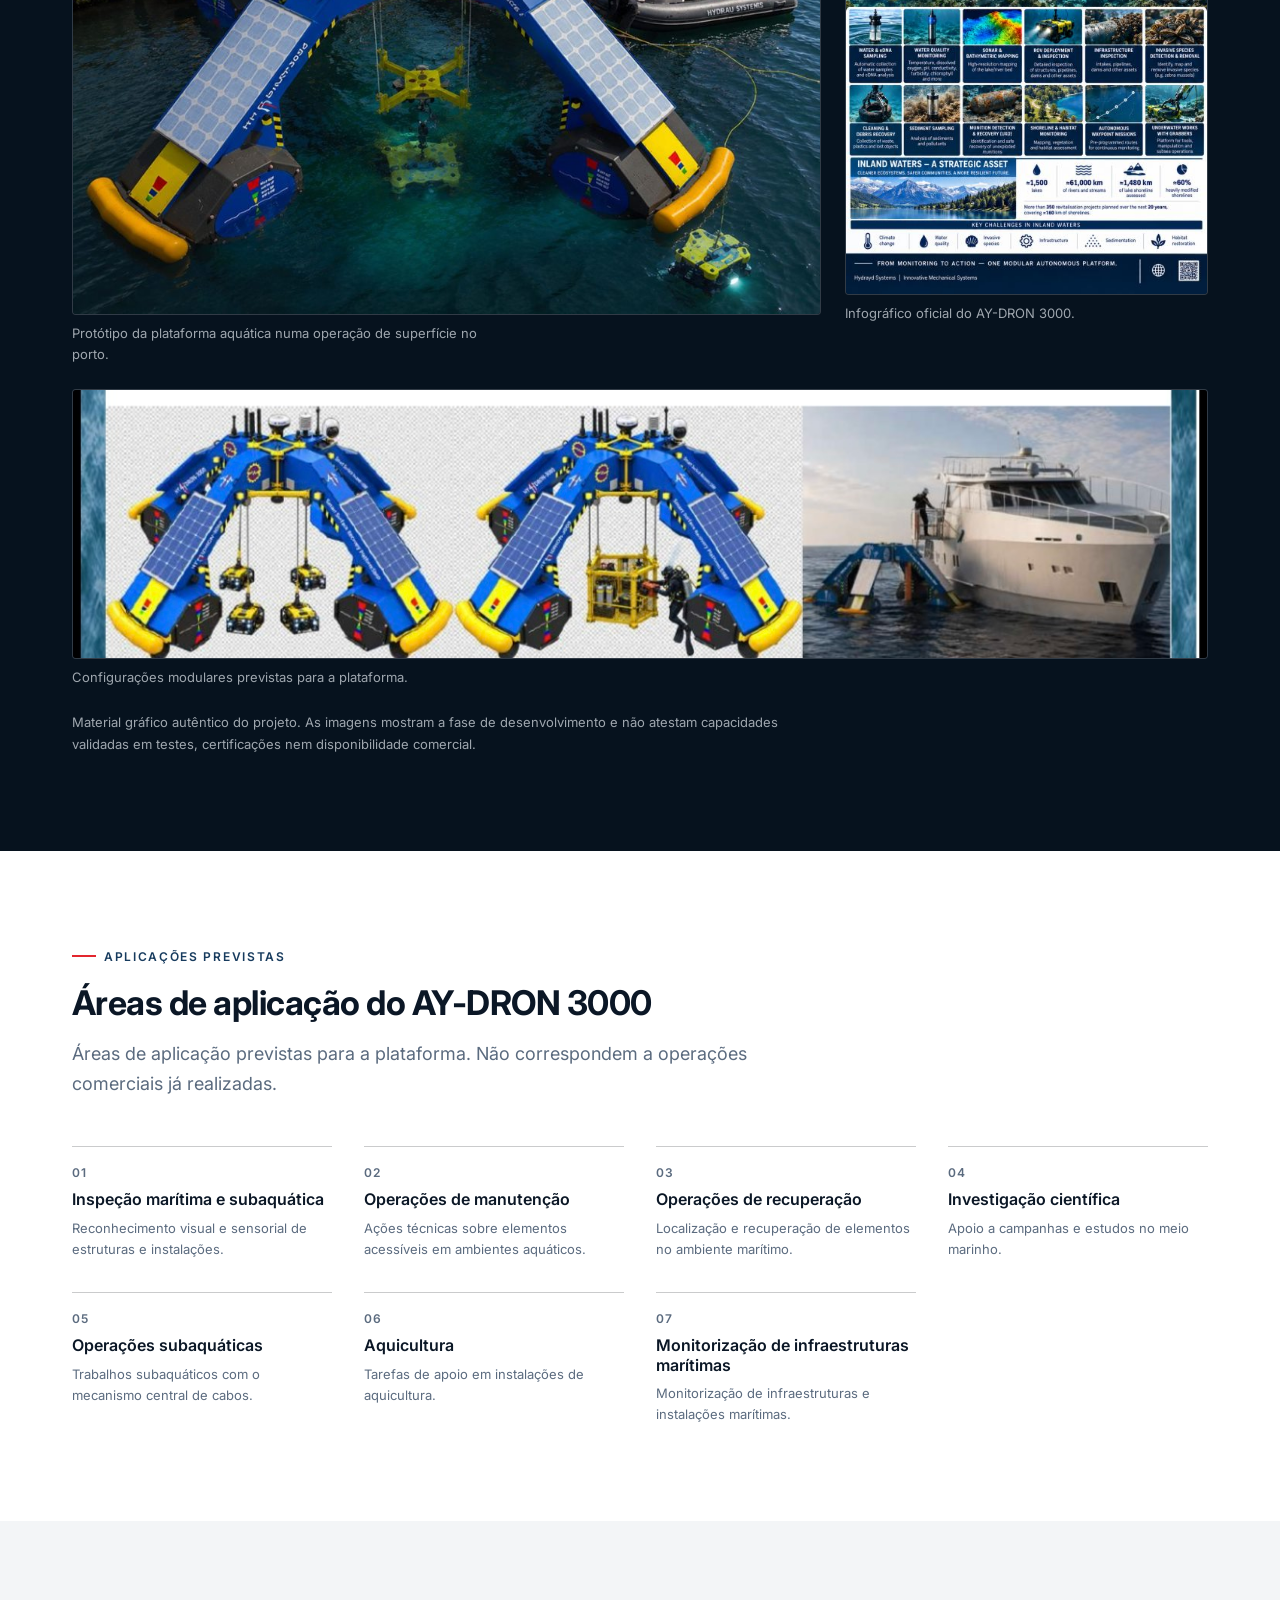
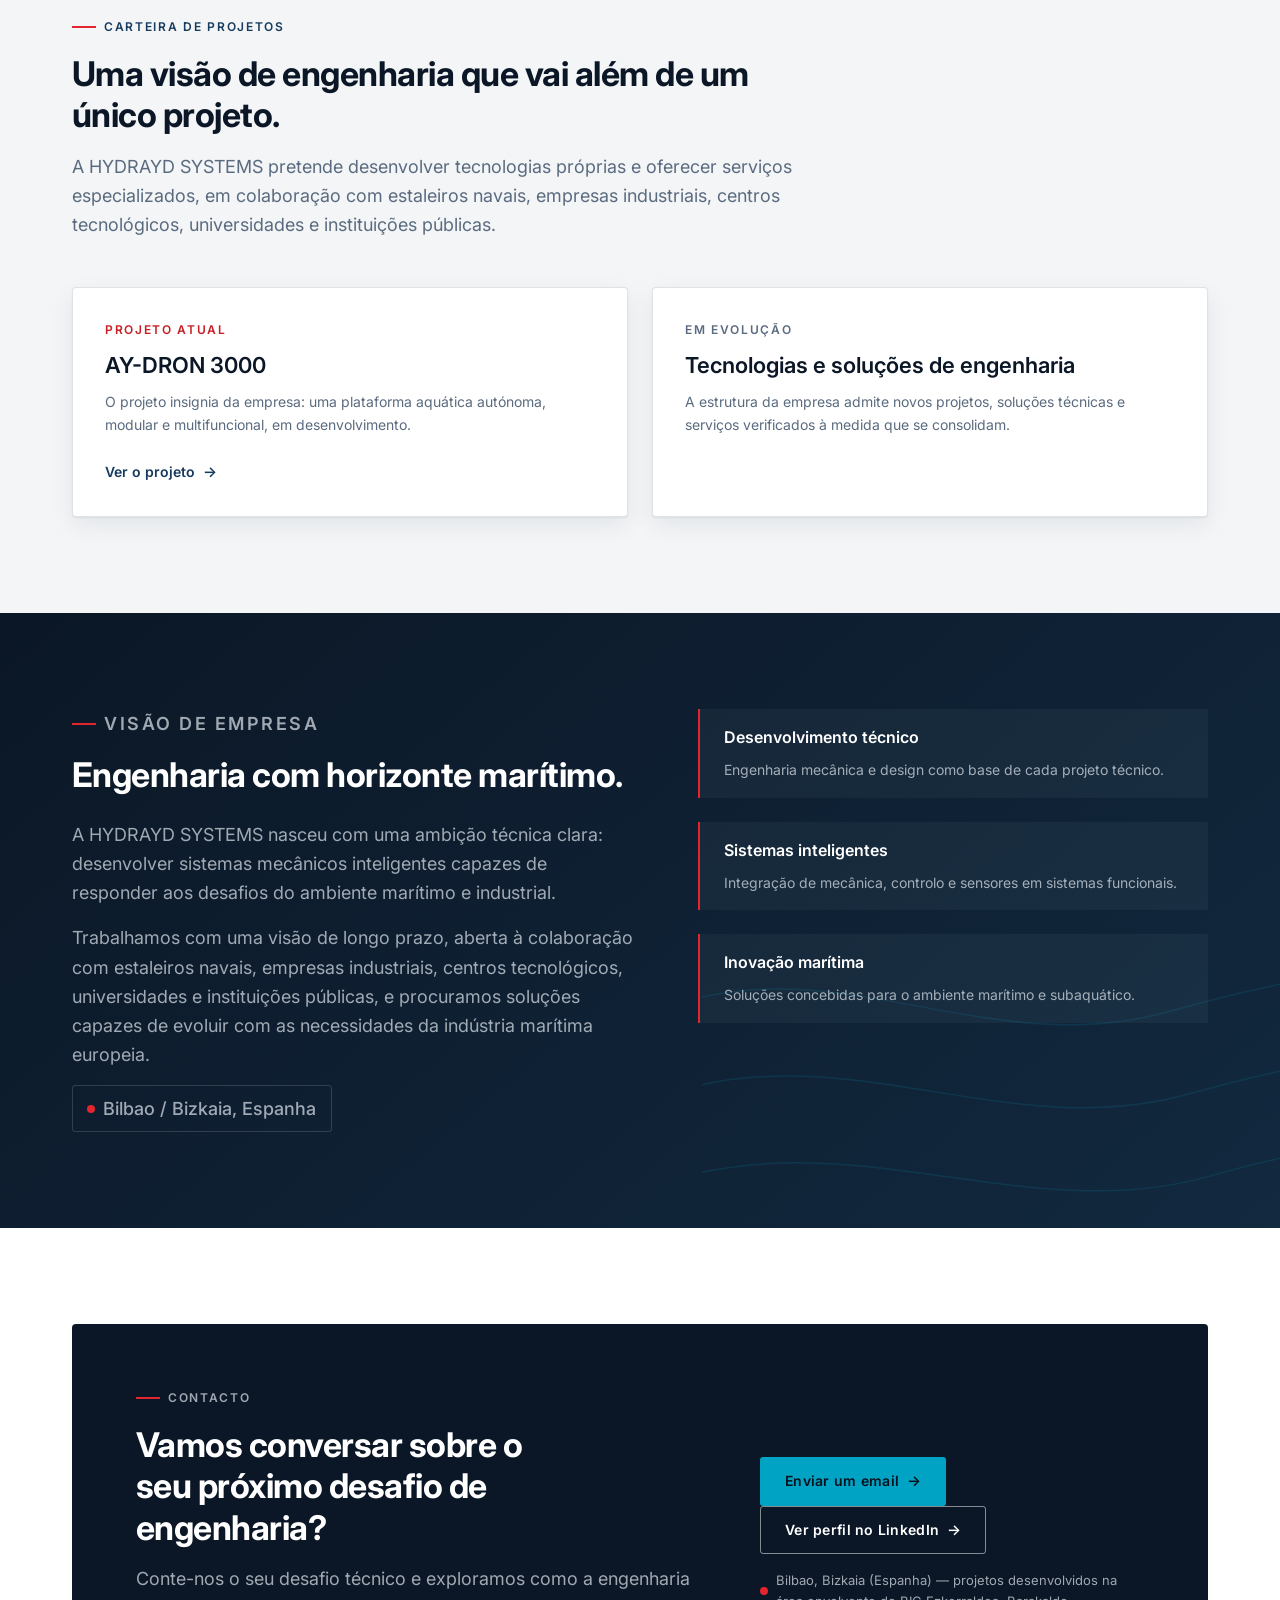
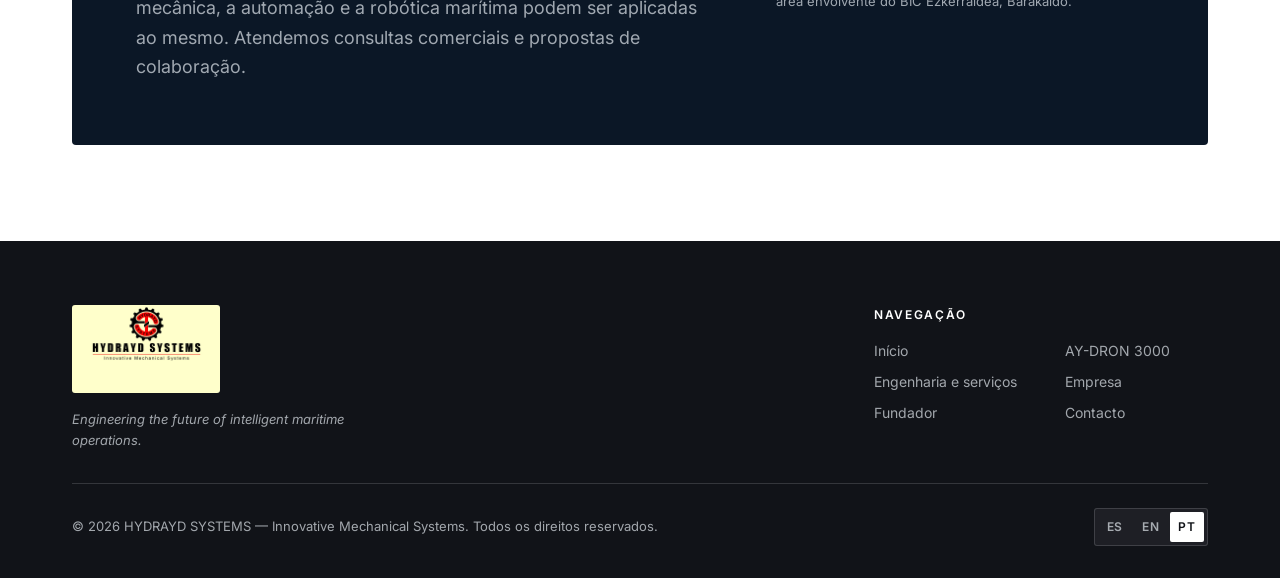
<file: pt/index.html>
<!DOCTYPE html>
<html lang="pt">
<head>
  <meta charset="utf-8">
  <meta name="viewport" content="width=device-width, initial-scale=1">

  <!-- ===== Metadata (per language) ===== -->
  <title>HYDRAYD SYSTEMS — Engenharia mecânica, robótica marítima e sistemas inteligentes</title>
  <meta name="description" content="A HYDRAYD SYSTEMS é uma startup tecnológica de Bilbao / Bizkaia especializada em sistemas mecânicos inteligentes, robótica marítima e plataformas autónomas. Projeto insignia: AY-DRON 3000. Fundador: Alessandro Alves.">

  <!-- TODO(deploy): replace relative URLs with the definitive production domain. -->
  <link rel="alternate" hreflang="es" href="../es/index.html">
  <link rel="alternate" hreflang="en" href="../en/index.html">
  <link rel="alternate" hreflang="pt" href="../pt/index.html">
  <link rel="alternate" hreflang="x-default" href="../es/index.html">

  <meta name="theme-color" content="#0B1726">

  <!-- Social sharing (TODO(deploy): absolute URLs once the domain exists). -->
  <meta property="og:type" content="website">
  <meta property="og:site_name" content="HYDRAYD SYSTEMS">
  <meta property="og:title" content="HYDRAYD SYSTEMS — Engenharia para sistemas marítimos inteligentes">
  <meta property="og:description" content="Startup tecnológica de Bilbao / Bizkaia: engenharia mecânica, robótica marítima e plataformas autónomas para os setores naval, marítimo e industrial.">
  <meta property="og:image" content="assets/images/company/hydrayd-systems-logo-original.jpg">
  <meta property="og:locale" content="pt_PT">
  <meta name="twitter:card" content="summary_large_image">

  <link rel="preconnect" href="https://fonts.googleapis.com">
  <link rel="preconnect" href="https://fonts.gstatic.com" crossorigin>
  <link rel="stylesheet" href="https://fonts.googleapis.com/css2?family=Inter:wght@400;500;600;700&display=swap">
  <link rel="stylesheet" href="../assets/css/styles.css">

  <script type="application/ld+json">
  {
    "@context": "https://schema.org",
    "@type": "Organization",
    "name": "HYDRAYD SYSTEMS",
    "alternateName": "Innovative Mechanical Systems",
    "slogan": "Engineering the future of intelligent maritime operations.",
    "description": "Startup tecnológica especializada em sistemas mecânicos inteligentes, robótica marítima e plataformas autónomas para os setores naval, marítimo e industrial.",
    "email": "hydraydsystems@gmail.com",
    "address": {
      "@type": "PostalAddress",
      "addressLocality": "Bilbao",
      "addressRegion": "Bizkaia",
      "addressCountry": "ES"
    },
    "founder": {
      "@type": "Person",
      "name": "Alessandro Alves",
      "sameAs": ["https://www.linkedin.com/in/tecnicoalessandro/"]
    },
    "knowsLanguage": ["es", "en", "pt"]
  }
  </script>
</head>
<body class="no-js">

  <a class="skip-link" href="#main" data-i18n="a11y.skip">Saltar al contenido principal</a>

  <!-- ====================================================================
       HEADER
       ==================================================================== -->
  <header class="header">
    <div class="container header__inner">

      <a class="brand" href="#inicio">
        <img class="brand__logo"
             src="../assets/images/company/hydrayd-systems-logo-original.jpg"
             alt="HYDRAYD SYSTEMS" width="148" height="88">
      </a>

      <button class="menu-toggle" type="button" data-menu-toggle
              aria-expanded="false" aria-controls="site-nav"
              aria-label="Abrir el menú de navegación"
              data-i18n-aria="a11y.menu.open">
        <span class="menu-toggle__icon" aria-hidden="true"></span>
      </button>

      <nav class="nav" id="site-nav" aria-label="Navegación principal"
           data-i18n-aria="a11y.main.nav">
        <a class="nav__link" href="#inicio" data-i18n="nav.home">Inicio</a>
        <a class="nav__link" href="#ay-dron-3000" data-i18n="nav.product">AY-DRON 3000</a>
        <a class="nav__link" href="#ingenieria" data-i18n="nav.services">Ingeniería y servicios</a>
        <a class="nav__link" href="#empresa" data-i18n="nav.company">Empresa</a>
        <a class="nav__link" href="#fundador" data-i18n="nav.founder">Fundador</a>
        <a class="nav__link" href="#contacto" data-i18n="nav.contact">Contacto</a>
        <a class="btn btn--primary" href="#contacto" data-i18n="nav.cta">Contactar</a>
      </nav>

      <div class="header__actions">
        <div class="lang" data-lang-label role="group" aria-label="Seleccionar idioma">
          <a class="lang__item" href="../es/index.html" hreflang="es" lang="es"
             data-lang-switch>ES</a>
          <a class="lang__item" href="../en/index.html" hreflang="en" lang="en"
             data-lang-switch>EN</a>
          <a class="lang__item" href="../pt/index.html" hreflang="pt" lang="pt"
             data-lang-switch aria-current="true">PT</a>
        </div>
        <a class="btn btn--primary" href="#contacto" data-i18n="nav.cta">Contactar</a>
      </div>

    </div>
  </header>

  <main id="main">

    <!-- ==================================================================
         SECTION 1 — HERO
         ================================================================== -->
    <section class="hero" id="inicio" aria-labelledby="hero-title">

      <div class="hero__decor" aria-hidden="true">
        <span class="hero__grid"></span>
        <svg class="hero__contours" viewBox="0 0 800 600" fill="none"
             stroke="currentColor" stroke-width="1.5" preserveAspectRatio="xMidYMid slice">
          <path d="M-20 120 C 160 60, 320 190, 520 130 S 820 60, 900 140"/>
          <path d="M-20 200 C 170 140, 340 260, 540 205 S 830 140, 910 215"/>
          <path d="M-20 285 C 180 225, 360 340, 560 285 S 840 225, 920 300"/>
          <path d="M-20 370 C 190 310, 380 420, 580 365 S 850 310, 930 385"/>
          <path d="M-20 460 C 200 400, 400 505, 600 450 S 860 400, 940 475"/>
          <path d="M-20 550 C 210 490, 420 590, 620 535 S 870 490, 950 565"/>
        </svg>
        <span class="hero__accent-line"></span>
      </div>

      <div class="container hero__inner">
        <p class="hero__brandline" data-i18n="hero.brandline">Innovative Mechanical Systems</p>

        <h1 class="hero__title" id="hero-title" data-i18n="hero.title">Ingeniería para una nueva generación de sistemas marítimos inteligentes.</h1>

        <p class="hero__lead" data-i18n="hero.lead">HYDRAYD SYSTEMS desarrolla soluciones para los sectores naval, marítimo e industrial combinando ingeniería mecánica, diseño 2D/3D, automatización, robótica y tecnologías autónomas.</p>

        <div class="hero__actions">
          <a class="btn btn--primary" href="#ay-dron-3000">
            <span data-i18n="hero.cta.primary">Descubrir AY-DRON 3000</span>
            <span class="btn__arrow" aria-hidden="true">→</span>
          </a>
          <a class="btn btn--outline-light" href="#empresa" data-i18n="hero.cta.secondary">Conocer la empresa</a>
        </div>

        <div class="hero__meta">
          <p class="hero__tagline" data-i18n="hero.tagline">Engineering the future of intelligent maritime operations.</p>
          <p class="hero__location"><span data-i18n="hero.location">Bilbao / Bizkaia, España</span></p>
        </div>
      </div>
    </section>

    <!-- ==================================================================
         SECTION 2 — CORPORATE INTRODUCTION
         ================================================================== -->
    <section class="section" id="empresa" aria-labelledby="intro-title">
      <div class="container">

        <div class="intro__grid">

          <div class="intro__text reveal">
            <p class="kicker" data-i18n="intro.kicker">La empresa</p>
            <h2 class="section-title" id="intro-title" data-i18n="intro.title">Ingeniería mecánica. Robótica marítima. Sistemas inteligentes.</h2>
            <p style="margin-top: var(--sp-3)" data-i18n="intro.text">HYDRAYD SYSTEMS — Innovative Mechanical Systems es una startup tecnológica especializada en sistemas mecánicos inteligentes, robótica marítima y plataformas autónomas. Desarrollamos soluciones para los sectores naval, marítimo e industrial combinando ingeniería mecánica, diseño 2D/3D, automatización, robótica y tecnologías autónomas.</p>
          </div>

          <ul class="intro__points reveal" style="--delay: 120ms">
            <li class="point">
              <h3 class="point__title" data-i18n="intro.p1.title">Startup tecnológica</h3>
              <p class="point__text" data-i18n="intro.p1.text">Sistemas mecánicos inteligentes, robótica marítima y plataformas autónomas como foco de desarrollo tecnológico propio.</p>
            </li>
            <li class="point">
              <h3 class="point__title" data-i18n="intro.p2.title">Sectores naval, marítimo e industrial</h3>
              <p class="point__text" data-i18n="intro.p2.text">Soluciones orientadas a astilleros, empresas industriales y organizaciones de investigación.</p>
            </li>
            <li class="point">
              <h3 class="point__title" data-i18n="intro.p3.title">Colaboración técnica</h3>
              <p class="point__text" data-i18n="intro.p3.text">Trabajo abierto con centros tecnológicos, universidades e instituciones públicas.</p>
            </li>
          </ul>

        </div>
      </div>
    </section>

    <!-- ==================================================================
         SECTION 2b — FOUNDER
         ==================================================================== -->
    <section class="section founder" id="fundador" aria-labelledby="founder-title">
      <div class="container">

        <div class="founder__grid">

          <figure class="founder__figure reveal">
            <div class="founder__frame">
              <img class="founder__img"
                   src="../assets/images/founder/alessandro-alves-960.jpg"
                   alt="Alessandro Alves, fundador de HYDRAYD SYSTEMS, durante una presentación técnica."
                   data-i18n-alt="founder.photo.alt"
                   width="960" height="540" loading="lazy" decoding="async">
            </div>
            <figcaption class="founder__caption" data-i18n="founder.photo.caption">Alessandro Alves, fundador de HYDRAYD SYSTEMS.</figcaption>
          </figure>

          <div class="founder__text reveal" style="--delay: 120ms">
            <p class="kicker" data-i18n="founder.kicker">Fundador</p>
            <h2 class="section-title" id="founder-title" data-i18n="founder.title">Alessandro Alves</h2>
            <p class="founder__role" data-i18n="founder.role">Fundador de HYDRAYD SYSTEMS</p>

            <p class="founder__intro" data-i18n="founder.intro">Más de 20 años de experiencia siguiendo de cerca las cadenas de producción de grandes empresas, con desarrollo de soluciones técnicas para la manufactura industrial y la construcción naval.</p>
            <p class="founder__relation" data-i18n="founder.relation">Esa base multidisciplinar es la que sostiene HYDRAYD SYSTEMS: diseño, ingeniería, fabricación e implementación entendidos como un único proceso técnico.</p>

            <div class="founder__exp">
              <p class="founder__exp-value" data-i18n="founder.exp.value">+20</p>
              <p class="founder__exp-label" data-i18n="founder.exp.label">años de experiencia siguiendo cadenas de producción de grandes empresas</p>
            </div>

            <div class="founder__block">
              <p class="founder__block-label" data-i18n="founder.comp.label">Competencias técnicas</p>
              <ul class="competencies">
                <li class="competency" data-i18n="founder.comp.1">Diseño mecánico y CAD 2D/3D</li>
                <li class="competency" data-i18n="founder.comp.2">Industrialización y procesos de producción</li>
                <li class="competency" data-i18n="founder.comp.3">Diseño y fabricación de máquinas y equipos</li>
                <li class="competency" data-i18n="founder.comp.4">Carpintería metálica a medida</li>
                <li class="competency" data-i18n="founder.comp.5">Mobiliario en metal y madera</li>
                <li class="competency" data-i18n="founder.comp.6">Soldadura especializada: MIG, MAG, TIG y arco</li>
                <li class="competency" data-i18n="founder.comp.7">Análisis de requisitos técnicos complejos</li>
                <li class="competency" data-i18n="founder.comp.8">Soluciones para proyectos industriales, comerciales y residenciales</li>
              </ul>
            </div>

            <div class="founder__block">
              <p class="founder__block-label" data-i18n="founder.approach.label">Enfoque profesional</p>
              <p class="founder__block-text" data-i18n="founder.approach.text">Innovación, calidad, productividad y eficiencia operativa, con el objetivo de desarrollar soluciones técnicas prácticas.</p>
            </div>

            <div class="founder__block">
              <p class="founder__block-label" data-i18n="founder.mission.label">Misión</p>
              <p class="founder__block-text" data-i18n="founder.mission.text">Aportar una capacidad técnica multidisciplinar en las fases de diseño, ingeniería, fabricación e implementación.</p>
            </div>

            <div class="founder__block">
              <p class="founder__block-label" data-i18n="founder.brands.label">Marcas desarrolladas</p>
              <p class="founder__block-text" data-i18n="founder.brands.text">Productos exclusivos desarrollados y comercializados bajo las marcas Ateliê do Engenheiro y 2CENTIMETER DESIGN.</p>
            </div>

            <div class="founder__actions">
              <a class="btn btn--primary" href="https://www.linkedin.com/in/tecnicoalessandro/" target="_blank" rel="noopener noreferrer"
                 data-linkedin-link data-i18n-aria="a11y.linkedin"
                 aria-label="Perfil de Alessandro Alves en LinkedIn (se abre en una pestaña nueva)">
                <span data-i18n="founder.linkedin.cta">Ver perfil en LinkedIn</span>
                <span class="btn__arrow" aria-hidden="true">→</span>
              </a>
            </div>
          </div>

        </div>
      </div>
    </section>

    <!-- ==================================================================
         SECTION 3 — ENGINEERING DISCIPLINES
         ================================================================== -->
    <section class="section section--light" id="ingenieria" aria-labelledby="disc-title">
      <div class="container">

        <div class="section__head reveal">
          <p class="kicker" data-i18n="disc.kicker">Ingeniería y servicios</p>
          <h2 class="section-title" id="disc-title" data-i18n="disc.title">Áreas de competencia técnica</h2>
          <p class="section__lead" data-i18n="disc.lead">Áreas de competencia que estructuran el trabajo técnico de HYDRAYD SYSTEMS y sobre las que se construyen sus proyectos.</p>
        </div>

        <ul class="disc-grid">
          <li class="disc reveal">
            <p class="disc__index">01</p>
            <h3 class="disc__name" data-i18n="disc.1.name">Ingeniería mecánica y diseño CAD</h3>
            <p class="disc__text" data-i18n="disc.1.text">Concepción y desarrollo de sistemas mecánicos mediante diseño 2D/3D para aplicaciones industriales y marítimas.</p>
          </li>
          <li class="disc reveal" style="--delay: 80ms">
            <p class="disc__index">02</p>
            <h3 class="disc__name" data-i18n="disc.2.name">Equipos y maquinaria industrial</h3>
            <p class="disc__text" data-i18n="disc.2.text">Diseño y fabricación de máquinas y equipos para procesos de producción.</p>
          </li>
          <li class="disc reveal" style="--delay: 160ms">
            <p class="disc__index">03</p>
            <h3 class="disc__name" data-i18n="disc.3.name">Fabricación técnica y estructuras metálicas</h3>
            <p class="disc__text" data-i18n="disc.3.text">Carpintería metálica a medida, mobiliario en metal y madera, y procesos de soldadura MIG, MAG, TIG y arco.</p>
          </li>
          <li class="disc reveal" style="--delay: 240ms">
            <p class="disc__index">04</p>
            <h3 class="disc__name" data-i18n="disc.4.name">Ingeniería naval y construcción naval</h3>
            <p class="disc__text" data-i18n="disc.4.text">Seguimiento de cadenas de producción del sector naval y desarrollo de soluciones técnicas para astilleros.</p>
          </li>
          <li class="disc reveal" style="--delay: 320ms">
            <p class="disc__index">05</p>
            <h3 class="disc__name" data-i18n="disc.5.name">Robótica y plataformas autónomas</h3>
            <p class="disc__text" data-i18n="disc.5.text">Sistemas robóticos y arquitecturas modulares concebidos para operaciones sin tripulación en entornos acuáticos.</p>
          </li>
          <li class="disc reveal" style="--delay: 400ms">
            <p class="disc__index">06</p>
            <h3 class="disc__name" data-i18n="disc.6.name">Soluciones técnicas industriales</h3>
            <p class="disc__text" data-i18n="disc.6.text">Análisis de requisitos técnicos complejos y desarrollo de soluciones para proyectos industriales, comerciales y residenciales.</p>
          </li>
        </ul>

        <p class="note reveal" data-i18n="disc.note">Áreas de competencia profesional de la empresa. No todas se ofrecen como servicio independiente: cada colaboración técnica se define según el alcance del proyecto correspondiente.</p>

      </div>
    </section>

    <!-- ==================================================================
         SECTION 4 — FLAGSHIP PROJECT: AY-DRON 3000
         ================================================================== -->
    <section class="section section--product on-dark" id="ay-dron-3000" aria-labelledby="product-title">
      <div class="container">

        <div class="product__grid">

          <figure class="product__figure reveal">
            <div class="product__frame">
              <img class="product__img"
                   src="../assets/images/ay-dron-3000/ay-dron-3000-concept-reference.jpg"
                   alt="Concepto AY-DRON 3000: plataforma acuática modular de cuatro patas con paneles solares, mástiles de sensores y un mecanismo central de cable con herramienta subacuática."
                   data-i18n-alt="product.alt"
                   width="1672" height="941" loading="lazy" decoding="async">
            </div>
            <figcaption class="product__caption" data-i18n="product.caption">Imagen de referencia del concepto AY-DRON 3000.</figcaption>
          </figure>

          <div class="product__text reveal" style="--delay: 120ms">
            <p class="kicker" data-i18n="product.kicker">Proyecto insignia</p>
            <h2 class="section-title" id="product-title" data-i18n="product.title">AY-DRON 3000</h2>
            <p class="product__subtitle" data-i18n="product.subtitle">Una plataforma acuática autónoma, modular y multifuncional en desarrollo.</p>
            <p class="product__desc" data-i18n="product.desc">AY-DRON 3000 es el principal proyecto de HYDRAYD SYSTEMS: una plataforma acuática autónoma, modular y multifuncional concebida para adaptarse a distintos contextos operativos. Se encuentra en fase de desarrollo y sus aplicaciones previstas se detallan más abajo.</p>

            <p class="product__features-label" data-i18n="product.features.label">Líneas de diseño descritas para el proyecto</p>
            <ul class="chips">
              <li class="chip" data-i18n="product.chip.1">Arquitectura modular</li>
              <li class="chip" data-i18n="product.chip.2">Propulsión eléctrica</li>
              <li class="chip" data-i18n="product.chip.3">Posicionamiento dinámico</li>
              <li class="chip" data-i18n="product.chip.4">Sensores</li>
              <li class="chip" data-i18n="product.chip.5">Telemetría</li>
              <li class="chip" data-i18n="product.chip.6">Módulos intercambiables</li>
              <li class="chip" data-i18n="product.chip.7">Mecanismo central de cable</li>
              <li class="chip" data-i18n="product.chip.8">Plataforma multifuncional</li>
            </ul>

            <p class="note" data-i18n="product.note">Líneas de diseño del proyecto, en fase de desarrollo. No representan capacidades validadas en pruebas ni disponibilidad comercial. Especificaciones técnicas detalladas disponibles tras la confirmación del proyecto.</p>

            <div class="product__actions">
              <a class="btn btn--cyan" href="#aplicaciones">
                <span data-i18n="product.cta">Explorar el proyecto</span>
                <span class="btn__arrow" aria-hidden="true">→</span>
              </a>
            </div>
          </div>

        </div>

        <div class="gallery reveal">
          <p class="kicker" data-i18n="gallery.kicker">Galería técnica</p>
          <h3 class="gallery__title" data-i18n="gallery.title">Material gráfico del proyecto AY-DRON 3000</h3>
          <p class="gallery__lead" data-i18n="gallery.lead">Material gráfico auténtico del proyecto, facilitado por la empresa y presentado tal como fue recibido.</p>

          <ul class="gallery-grid">
            <li class="gallery-item gallery-item--two">
              <div class="gallery__frame">
                <img class="gallery__img"
                     src="../assets/images/ay-dron-3000/ay-dron-3000-prototype-operations-960.jpg"
                     alt="Protótipo de plataforma acuática de cuatro patas, identificado como HYDRON-3000 Smart Surface Recovery Platform, fondeado en un puerto con paneles solares, un mecanismo central de cable y una aeronave no tripulada en vuelo."
                     data-i18n-alt="gallery.1.alt"
                     width="960" height="720" loading="lazy" decoding="async">
              </div>
              <p class="gallery__caption" data-i18n="gallery.1.caption">Protótipo de la plataforma acuática en una operación de superficie en el puerto.</p>
            </li>

            <li class="gallery-item gallery-item--one">
              <div class="gallery__frame">
                <img class="gallery__img"
                     src="../assets/images/ay-dron-3000/ay-dron-3000-official-infographic.jpg"
                     alt="Infográfico oficial de HYDRAYD SYSTEMS que presenta el AY-DRON 3000 como plataforma acuática autónoma multipropósito y enumera sus áreas de aplicación previstas."
                     data-i18n-alt="gallery.3.alt"
                     width="480" height="720" loading="lazy" decoding="async">
              </div>
              <p class="gallery__caption" data-i18n="gallery.3.caption">Infográfico oficial del AY-DRON 3000.</p>
            </li>

            <li class="gallery-item gallery-item--wide">
              <div class="gallery__frame">
                <img class="gallery__img"
                     src="../assets/images/ay-dron-3000/ay-dron-3000-configurations.png"
                     alt="Composite con dos renders de la plataforma acuática mostrando distintas configuraciones de módulos suspendidos, junto a una fotografía de la plataforma operando cerca de un buque."
                     data-i18n-alt="gallery.2.alt"
                     width="1178" height="279" loading="lazy" decoding="async">
              </div>
              <p class="gallery__caption" data-i18n="gallery.2.caption">Configuraciones modulares previstas para la plataforma.</p>
            </li>
          </ul>

          <p class="note" data-i18n="gallery.note">Material gráfico auténtico del proyecto. Las imágenes muestran el estado de desarrollo y no acreditan capacidades validadas en pruebas, certificaciones ni disponibilidad comercial.</p>
        </div>

      </div>
    </section>

    <!-- ==================================================================
         SECTION 5 — INTENDED APPLICATIONS
         ================================================================== -->
    <section class="section" id="aplicaciones" aria-labelledby="apps-title">
      <div class="container">

        <div class="section__head reveal">
          <p class="kicker" data-i18n="apps.kicker">Aplicaciones previstas</p>
          <h2 class="section-title" id="apps-title" data-i18n="apps.title">Áreas de aplicación del AY-DRON 3000</h2>
          <p class="section__lead" data-i18n="apps.lead">Áreas de aplicación previstas para la plataforma. No corresponden a operaciones comerciales ya realizadas.</p>
        </div>

        <ul class="apps-grid">
          <li class="app reveal">
            <p class="app__index">01</p>
            <h3 class="app__name" data-i18n="apps.1.name">Inspección marítima y subacuática</h3>
            <p class="app__text" data-i18n="apps.1.text">Reconocimiento visual y sensorial de estructuras e instalaciones.</p>
          </li>
          <li class="app reveal" style="--delay: 60ms">
            <p class="app__index">02</p>
            <h3 class="app__name" data-i18n="apps.2.name">Operaciones de mantenimiento</h3>
            <p class="app__text" data-i18n="apps.2.text">Acciones técnicas sobre elementos accesibles en entornos acuáticos.</p>
          </li>
          <li class="app reveal" style="--delay: 120ms">
            <p class="app__index">03</p>
            <h3 class="app__name" data-i18n="apps.3.name">Operaciones de recuperación</h3>
            <p class="app__text" data-i18n="apps.3.text">Localización y recuperación de elementos en el entorno marítimo.</p>
          </li>
          <li class="app reveal" style="--delay: 180ms">
            <p class="app__index">04</p>
            <h3 class="app__name" data-i18n="apps.4.name">Investigación científica</h3>
            <p class="app__text" data-i18n="apps.4.text">Soporte a campañas y estudios en el medio marino.</p>
          </li>
          <li class="app reveal" style="--delay: 240ms">
            <p class="app__index">05</p>
            <h3 class="app__name" data-i18n="apps.5.name">Operaciones subacuáticas</h3>
            <p class="app__text" data-i18n="apps.5.text">Trabajos subacuáticos con el mecanismo central de cable.</p>
          </li>
          <li class="app reveal" style="--delay: 300ms">
            <p class="app__index">06</p>
            <h3 class="app__name" data-i18n="apps.6.name">Acuicultura</h3>
            <p class="app__text" data-i18n="apps.6.text">Tareas de apoyo en instalaciones de acuicultura.</p>
          </li>
          <li class="app reveal" style="--delay: 360ms">
            <p class="app__index">07</p>
            <h3 class="app__name" data-i18n="apps.7.name">Monitorización de infraestructuras marítimas</h3>
            <p class="app__text" data-i18n="apps.7.text">Seguimiento de infraestructuras e instalaciones marítimas.</p>
          </li>
        </ul>

      </div>
    </section>

    <!-- ==================================================================
         SECTION 6 — BROADER COMPANY PORTFOLIO
         ================================================================== -->
    <section class="section section--light" id="cartera" aria-labelledby="portfolio-title">
      <div class="container">

        <div class="section__head reveal">
          <p class="kicker" data-i18n="portfolio.kicker">Cartera de proyectos</p>
          <h2 class="section-title" id="portfolio-title" data-i18n="portfolio.title">Una visión de ingeniería que va más allá de un solo proyecto.</h2>
          <p class="section__lead" data-i18n="portfolio.text">HYDRAYD SYSTEMS busca desarrollar tecnologías propias y ofrecer servicios especializados, en colaboración con astilleros, empresas industriales, centros tecnológicos, universidades e instituciones públicas.</p>
        </div>

        <div class="portfolio__grid">
          <article class="card reveal">
            <p class="card__label" data-i18n="portfolio.c1.label">Proyecto actual</p>
            <h3 class="card__title" data-i18n="portfolio.c1.title">AY-DRON 3000</h3>
            <p class="card__text" data-i18n="portfolio.c1.text">Proyecto insignia de la empresa: una plataforma acuática autónoma, modular y multifuncional, en fase de desarrollo.</p>
            <a class="link-arrow" href="#ay-dron-3000">
              <span data-i18n="portfolio.c1.link">Ver el proyecto</span>
              <span class="btn__arrow" aria-hidden="true">→</span>
            </a>
          </article>

          <article class="card card--muted reveal" style="--delay: 120ms">
            <p class="card__label" data-i18n="portfolio.c2.label">En evolución</p>
            <h3 class="card__title" data-i18n="portfolio.c2.title">Tecnologías y soluciones de ingeniería</h3>
            <p class="card__text" data-i18n="portfolio.c2.text">La estructura de la empresa admite nuevos proyectos, soluciones técnicas y servicios verificados a medida que se consolidan.</p>
          </article>
        </div>

      </div>
    </section>

    <!-- ==================================================================
         SECTION 7 — COMPANY VISION
         The institutional photograph supplied by the owner (the founder
         speaking at an event) is now published in the founder section
         (#fundador) after the owner supplied it for that purpose.
         ================================================================== -->
    <section class="section section--vision on-dark" id="vision" aria-labelledby="vision-title">
      <div class="vision__decor" aria-hidden="true">
        <svg viewBox="0 0 700 500" fill="none" stroke="currentColor" stroke-width="1.5">
          <path d="M-20 140 C 150 90, 300 200, 480 150 S 760 90, 840 160"/>
          <path d="M-20 230 C 160 180, 320 285, 500 235 S 770 180, 850 250"/>
          <path d="M-20 320 C 170 270, 340 370, 520 320 S 780 270, 860 340"/>
          <path d="M-20 410 C 180 360, 360 455, 540 405 S 790 360, 870 430"/>
        </svg>
      </div>

      <div class="container">
        <div class="vision__grid">

          <div class="vision__text reveal">
            <p class="kicker" data-i18n="vision.kicker">Visión de empresa</p>
            <h2 class="section-title" id="vision-title" data-i18n="vision.title">Ingeniería con horizonte marítimo.</h2>
            <p style="margin-top: var(--sp-3)" data-i18n="vision.text1">HYDRAYD SYSTEMS nace con una ambición técnica clara: desarrollar sistemas mecánicos inteligentes capaces de responder a los retos del entorno marítimo e industrial.</p>
            <p data-i18n="vision.text2">Trabajamos con una visión a largo plazo, abierta a la colaboración con astilleros, empresas industriales, centros tecnológicos, universidades e instituciones públicas, y buscamos soluciones que puedan evolucionar con las necesidades de la industria marítima europea.</p>
            <p class="vision__location"><span data-i18n="vision.location">Bilbao / Bizkaia, España</span></p>
          </div>

          <ul class="pillars reveal" style="--delay: 120ms">
            <li class="pillar">
              <h3 class="pillar__title" data-i18n="vision.p1.title">Desarrollo técnico</h3>
              <p class="pillar__text" data-i18n="vision.p1.text">Ingeniería mecánica y diseño como base de cada proyecto técnico.</p>
            </li>
            <li class="pillar">
              <h3 class="pillar__title" data-i18n="vision.p2.title">Sistemas inteligentes</h3>
              <p class="pillar__text" data-i18n="vision.p2.text">Integración de mecánica, control y sensores en sistemas funcionales.</p>
            </li>
            <li class="pillar">
              <h3 class="pillar__title" data-i18n="vision.p3.title">Innovación marítima</h3>
              <p class="pillar__text" data-i18n="vision.p3.text">Soluciones concebidas para el entorno marítimo y subacuático.</p>
            </li>
          </ul>

        </div>
      </div>
    </section>

    <!-- ==================================================================
         SECTION 8 — CONTACT
         The call-to-action button is rendered by main.js ONLY when a
         verified contact email is configured in assets/js/config.js.
         ================================================================== -->
    <section class="section" id="contacto" aria-labelledby="contact-title">
      <div class="container">
        <div class="contact__inner reveal">

          <div>
            <p class="kicker" data-i18n="contact.kicker">Contacto</p>
            <h2 class="contact__title" id="contact-title" data-i18n="contact.title">¿Hablamos de tu próximo reto de ingeniería?</h2>
            <p class="contact__text" data-i18n="contact.text">Cuéntanos tu reto técnico y exploramos cómo la ingeniería mecánica, la automatización y la robótica marítima pueden aplicarse a él. Atendemos consultas comerciales y propuestas de colaboración.</p>
          </div>

          <div class="contact__actions">
            <div data-contact-mount>
              <!-- Email and LinkedIn buttons rendered at runtime from config.js -->
            </div>
            <p class="contact__location"><span data-i18n="contact.location">Bilbao, Bizkaia (España) — proyectos desarrollados en el entorno de BIC Ezkerraldea, Barakaldo.</span></p>
          </div>

        </div>
      </div>
    </section>

  </main>

  <!-- ====================================================================
       FOOTER
       ==================================================================== -->
  <footer class="footer">
    <div class="container">

      <div class="footer__top">
        <div class="footer__brand">
          <img class="footer__logo"
               src="../assets/images/company/hydrayd-systems-logo-original.jpg"
               alt="HYDRAYD SYSTEMS" width="148" height="88" loading="lazy">
          <p class="footer__tagline" data-i18n="footer.tagline">Engineering the future of intelligent maritime operations.</p>
        </div>

        <nav class="footer__nav" aria-label="Navegación del pie de página"
             data-i18n-aria="a11y.footer.nav">
          <p class="footer__nav-title" data-i18n="footer.nav.title">Navegación</p>
          <a class="footer__link" href="#inicio" data-i18n="nav.home">Inicio</a>
          <a class="footer__link" href="#ay-dron-3000" data-i18n="nav.product">AY-DRON 3000</a>
          <a class="footer__link" href="#ingenieria" data-i18n="nav.services">Ingeniería y servicios</a>
          <a class="footer__link" href="#empresa" data-i18n="nav.company">Empresa</a>
          <a class="footer__link" href="#fundador" data-i18n="nav.founder">Fundador</a>
          <a class="footer__link" href="#contacto" data-i18n="nav.contact">Contacto</a>
        </nav>
      </div>

      <div class="footer__bottom">
        <p>© <span data-current-year>2026</span> HYDRAYD SYSTEMS — <span data-i18n="footer.descriptor">Innovative Mechanical Systems</span>. <span data-i18n="footer.rights">Todos los derechos reservados.</span></p>

        <div class="lang" data-lang-label role="group" aria-label="Seleccionar idioma">
          <a class="lang__item" href="../es/index.html" hreflang="es" lang="es"
             data-lang-switch>ES</a>
          <a class="lang__item" href="../en/index.html" hreflang="en" lang="en"
             data-lang-switch>EN</a>
          <a class="lang__item" href="../pt/index.html" hreflang="pt" lang="pt"
             data-lang-switch aria-current="true">PT</a>
        </div>
      </div>

    </div>
  </footer>

  <script src="../assets/js/i18n.js"></script>
  <script src="../assets/js/config.js"></script>
  <script src="../assets/js/main.js"></script>
</body>
</html>
</file>
<file: assets/css/styles.css>
/* ==========================================================================
   HYDRAYD SYSTEMS — Corporate website stylesheet
   Innovative Mechanical Systems — Bilbao / Bizkaia, Spain
   Single stylesheet, no dependencies. Design tokens first, then components.
   ========================================================================== */

/* --------------------------------------------------------------------------
   1. DESIGN TOKENS
   -------------------------------------------------------------------------- */
:root {
  /* Corporate palette (parent company identity) */
  --c-navy: #0b1726;
  --c-industrial-blue: #173b5e;
  --c-white: #ffffff;
  /* Technical gray from the brand palette (#64748B) darkened slightly to
     meet WCAG AA (>= 4.5:1) for small text on white and light-neutral
     surfaces. Visually equivalent; logo is unaffected. */
  --c-gray: #5b6b7f;
  --c-light: #f3f5f7;
  --c-red: #e3262e;
  /* Accessible red for small text on light surfaces (WCAG AA). */
  --c-red-text: #c81f26;
  --c-black: #111318;

  /* Neutral helpers */
  --c-border: rgba(17, 19, 24, 0.12);
  --c-border-strong: rgba(17, 19, 24, 0.22);
  --c-on-dark: #e8edf3;
  --c-on-dark-muted: rgba(232, 237, 243, 0.68);
  --c-border-dark: rgba(232, 237, 243, 0.16);
  --c-logo-cream: rgb(255, 255, 203); /* sampled from the official logo file */

  /* AY-DRON 3000 product palette (used only inside the product section) */
  --c-deep-ocean: #06121e;
  --c-maritime-blue: #0f4c81;
  --c-marine-cyan: #00a3c4;
  --c-light-marine: #e2f1f8;

  /* Typography */
  --font-sans: "Inter", system-ui, -apple-system, "Segoe UI", Roboto,
    "Helvetica Neue", Arial, sans-serif;
  --fs-3xs: 0.75rem;   /* 12px — labels, kickers */
  --fs-2xs: 0.8125rem; /* 13px — meta, captions */
  --fs-xs: 0.875rem;   /* 14px — small body, nav */
  --fs-sm: 1rem;       /* 16px — body */
  --fs-md: 1.125rem;   /* 18px — lead body */
  --fs-lg: 1.375rem;   /* 22px — card titles */
  --fs-xl: clamp(1.5rem, 1.2rem + 1.4vw, 2.125rem);   /* section titles */
  --fs-2xl: clamp(2rem, 1.4rem + 2.6vw, 3.25rem);     /* hero title */
  --lh-tight: 1.12;
  --lh-heading: 1.22;
  --lh-body: 1.62;
  --ls-label: 0.14em;  /* uppercase label tracking */
  --fw-regular: 400;
  --fw-medium: 500;
  --fw-semibold: 600;
  --fw-bold: 700;

  /* Spacing scale (8px base) */
  --sp-1: 0.5rem;   /*  8 */
  --sp-2: 1rem;     /* 16 */
  --sp-3: 1.5rem;   /* 24 */
  --sp-4: 2rem;     /* 32 */
  --sp-5: 3rem;     /* 48 */
  --sp-6: 4rem;     /* 64 */
  --sp-7: 5rem;     /* 80 */
  --sp-8: 6rem;     /* 96 */
  --section-y: clamp(3.5rem, 2rem + 5vw, var(--sp-8));

  /* Layout */
  --w-content: 1200px;
  --w-text: 720px;
  --gutter: clamp(1.25rem, 4vw, var(--sp-4));
  --header-h: 84px;
  --header-h-mobile: 68px;

  /* Shape & elevation */
  --radius-sm: 3px;
  --radius-md: 4px;
  --shadow-soft: 0 1px 2px rgba(11, 23, 38, 0.06),
    0 8px 24px rgba(11, 23, 38, 0.07);
  --shadow-header: 0 1px 0 rgba(17, 19, 24, 0.08),
    0 10px 30px rgba(11, 23, 38, 0.08);

  /* Motion */
  --dur-fast: 160ms;
  --dur-base: 280ms;
  --dur-slow: 620ms;
  --ease-out: cubic-bezier(0.22, 0.61, 0.36, 1);
}

/* --------------------------------------------------------------------------
   2. RESET & BASE
   -------------------------------------------------------------------------- */
*,
*::before,
*::after {
  box-sizing: border-box;
}

html {
  scroll-behavior: smooth;
  scroll-padding-top: calc(var(--header-h) + 12px);
  -webkit-text-size-adjust: 100%;
}

body {
  margin: 0;
  font-family: var(--font-sans);
  font-size: var(--fs-sm);
  line-height: var(--lh-body);
  color: var(--c-black);
  background: var(--c-white);
  -webkit-font-smoothing: antialiased;
  text-rendering: optimizeLegibility;
}

h1, h2, h3, h4, p, ul, ol, figure {
  margin: 0;
}

ul, ol {
  padding: 0;
  list-style: none;
}

img, svg {
  display: block;
  max-width: 100%;
  height: auto;
}

a {
  color: inherit;
  text-decoration: none;
}

button {
  font: inherit;
  color: inherit;
  background: none;
  border: 0;
  cursor: pointer;
}

:focus-visible {
  outline: 2px solid var(--c-red);
  outline-offset: 3px;
  border-radius: var(--radius-sm);
}

.on-dark :focus-visible,
.section--product :focus-visible,
.section--vision :focus-visible {
  outline-color: var(--c-marine-cyan);
}

::selection {
  background: rgba(227, 38, 46, 0.16);
}

/* Skip link */
.skip-link {
  position: absolute;
  top: -100%;
  left: var(--sp-2);
  z-index: 200;
  padding: var(--sp-1) var(--sp-2);
  background: var(--c-navy);
  color: var(--c-white);
  font-size: var(--fs-xs);
  font-weight: var(--fw-semibold);
  border-radius: var(--radius-sm);
  transition: top var(--dur-fast) var(--ease-out);
}

.skip-link:focus {
  top: var(--sp-1);
}

/* --------------------------------------------------------------------------
   3. LAYOUT PRIMITIVES
   -------------------------------------------------------------------------- */
.container {
  width: 100%;
  max-width: var(--w-content);
  margin-inline: auto;
  padding-inline: var(--gutter);
}

.section {
  padding-block: var(--section-y);
}

.section--light {
  background: var(--c-light);
}

.section--dark {
  background: var(--c-navy);
  color: var(--c-on-dark);
}

.section__head {
  max-width: var(--w-text);
  margin-bottom: var(--sp-5);
}

/* Kicker: small uppercase label with a red technical rule */
.kicker {
  display: flex;
  align-items: center;
  gap: var(--sp-1);
  margin-bottom: var(--sp-2);
  font-size: var(--fs-3xs);
  font-weight: var(--fw-semibold);
  letter-spacing: var(--ls-label);
  text-transform: uppercase;
  color: var(--c-industrial-blue);
}

.kicker::before {
  content: "";
  width: 24px;
  height: 2px;
  background: var(--c-red);
  flex: none;
}

.on-dark .kicker,
.section--product .kicker,
.section--vision .kicker {
  color: var(--c-on-dark-muted);
}

.section--product .kicker::before {
  background: var(--c-marine-cyan);
}

.section-title {
  font-size: var(--fs-xl);
  line-height: var(--lh-heading);
  font-weight: var(--fw-bold);
  letter-spacing: -0.015em;
  color: var(--c-navy);
}

.on-dark .section-title,
.section--product .section-title,
.section--vision .section-title {
  color: var(--c-white);
}

.section__lead {
  margin-top: var(--sp-2);
  font-size: var(--fs-md);
  color: var(--c-gray);
}

.on-dark .section__lead,
.section--product .section__lead,
.section--vision .section__lead {
  color: var(--c-on-dark-muted);
}

.note {
  margin-top: var(--sp-3);
  font-size: var(--fs-2xs);
  color: var(--c-gray);
  max-width: var(--w-text);
}

.on-dark .note,
.section--product .note {
  color: var(--c-on-dark-muted);
}

/* --------------------------------------------------------------------------
   4. BUTTONS
   -------------------------------------------------------------------------- */
.btn {
  display: inline-flex;
  align-items: center;
  justify-content: center;
  gap: var(--sp-1);
  min-height: 48px;
  padding: 0.75rem 1.5rem;
  font-size: var(--fs-xs);
  font-weight: var(--fw-semibold);
  letter-spacing: 0.02em;
  border-radius: var(--radius-sm);
  border: 1px solid transparent;
  transition: background-color var(--dur-fast) var(--ease-out),
    border-color var(--dur-fast) var(--ease-out),
    color var(--dur-fast) var(--ease-out),
    transform var(--dur-fast) var(--ease-out);
}

.btn:active {
  transform: translateY(1px);
}

.btn--primary {
  background: var(--c-red);
  color: var(--c-white);
}

.btn--primary:hover {
  background: #c81f26;
}

.btn--outline-light {
  border-color: rgba(255, 255, 255, 0.5);
  color: var(--c-white);
}

.btn--outline-light:hover {
  border-color: var(--c-white);
  background: rgba(255, 255, 255, 0.08);
}

.btn--outline-dark {
  border-color: var(--c-border-strong);
  color: var(--c-navy);
}

.btn--outline-dark:hover {
  border-color: var(--c-navy);
  background: rgba(11, 23, 38, 0.04);
}

.btn--cyan {
  background: var(--c-marine-cyan);
  color: var(--c-deep-ocean);
}

.btn--cyan:hover {
  background: #00b7db;
}

.btn__arrow {
  font-size: 1.05em;
  line-height: 1;
  transition: transform var(--dur-fast) var(--ease-out);
}

.btn:hover .btn__arrow {
  transform: translateX(3px);
}

/* Text link with animated rule */
.link-arrow {
  display: inline-flex;
  align-items: center;
  gap: var(--sp-1);
  font-size: var(--fs-xs);
  font-weight: var(--fw-semibold);
  color: var(--c-industrial-blue);
  border-bottom: 1px solid transparent;
  transition: border-color var(--dur-fast) var(--ease-out),
    color var(--dur-fast) var(--ease-out);
}

.link-arrow:hover {
  border-bottom-color: currentColor;
}

.on-dark .link-arrow {
  color: var(--c-marine-cyan);
}

/* --------------------------------------------------------------------------
   5. HEADER
   -------------------------------------------------------------------------- */
.header {
  position: sticky;
  top: 0;
  z-index: 100;
  background: var(--c-white);
  border-bottom: 1px solid var(--c-border);
  transition: box-shadow var(--dur-base) var(--ease-out);
}

.header.is-scrolled {
  box-shadow: var(--shadow-header);
}

.header__inner {
  display: flex;
  align-items: center;
  gap: var(--sp-3);
  min-height: var(--header-h);
}

/* Logo: official artwork, unmodified, on its own cream field */
.brand {
  display: inline-flex;
  align-items: center;
  flex: none;
}

.brand__logo {
  display: block;
  width: 148px;
  height: 88px;
  object-fit: contain;
  object-position: center top;
  background: var(--c-logo-cream);
  border-radius: var(--radius-sm);
}

/* Primary navigation */
.nav {
  display: flex;
  align-items: center;
  gap: var(--sp-3);
  margin-left: auto;
}

.nav__link {
  position: relative;
  padding: var(--sp-1) 0;
  font-size: var(--fs-xs);
  font-weight: var(--fw-medium);
  color: var(--c-navy);
  white-space: nowrap;
  transition: color var(--dur-fast) var(--ease-out);
}

.nav__link::after {
  content: "";
  position: absolute;
  left: 0;
  bottom: 0;
  width: 100%;
  height: 2px;
  background: var(--c-red);
  transform: scaleX(0);
  transform-origin: left;
  transition: transform var(--dur-base) var(--ease-out);
}

.nav__link:hover,
.nav__link[aria-current="true"] {
  color: var(--c-red-text);
}

.nav__link:hover::after,
.nav__link[aria-current="true"]::after {
  transform: scaleX(1);
}

.header__actions {
  display: flex;
  align-items: center;
  gap: var(--sp-2);
  flex: none;
}

/* Language switcher */
.lang {
  display: inline-flex;
  align-items: center;
  gap: 2px;
  padding: 3px;
  background: var(--c-light);
  border: 1px solid var(--c-border);
  border-radius: var(--radius-sm);
}

.lang__item {
  display: inline-flex;
  align-items: center;
  justify-content: center;
  min-width: 34px;
  min-height: 30px;
  padding: 0 var(--sp-1);
  font-size: var(--fs-3xs);
  font-weight: var(--fw-semibold);
  letter-spacing: 0.06em;
  color: var(--c-gray);
  border-radius: 2px;
  transition: background-color var(--dur-fast) var(--ease-out),
    color var(--dur-fast) var(--ease-out);
}

.lang__item:hover {
  color: var(--c-navy);
}

.lang__item[aria-current="true"] {
  background: var(--c-navy);
  color: var(--c-white);
}

.header .btn {
  min-height: 42px;
  padding: 0.55rem 1.15rem;
}

/* Mobile menu toggle */
.menu-toggle {
  display: none;
  align-items: center;
  justify-content: center;
  width: 44px;
  height: 44px;
  border: 1px solid var(--c-border-strong);
  border-radius: var(--radius-sm);
  color: var(--c-navy);
}

.menu-toggle__icon {
  position: relative;
  width: 20px;
  height: 2px;
  background: currentColor;
  transition: background-color var(--dur-fast) var(--ease-out);
}

.menu-toggle__icon::before,
.menu-toggle__icon::after {
  content: "";
  position: absolute;
  left: 0;
  width: 20px;
  height: 2px;
  background: currentColor;
  transition: transform var(--dur-base) var(--ease-out),
    top var(--dur-base) var(--ease-out);
}

.menu-toggle__icon::before { top: -6px; }
.menu-toggle__icon::after { top: 6px; }

.menu-toggle[aria-expanded="true"] .menu-toggle__icon {
  background: transparent;
}

.menu-toggle[aria-expanded="true"] .menu-toggle__icon::before {
  top: 0;
  transform: rotate(45deg);
}

.menu-toggle[aria-expanded="true"] .menu-toggle__icon::after {
  top: 0;
  transform: rotate(-45deg);
}

/* --------------------------------------------------------------------------
   6. HERO
   -------------------------------------------------------------------------- */
.hero {
  position: relative;
  overflow: hidden;
  background: linear-gradient(160deg, var(--c-navy) 0%, var(--c-industrial-blue) 130%);
  color: var(--c-white);
}

.hero__inner {
  position: relative;
  z-index: 2;
  display: flex;
  flex-direction: column;
  justify-content: center;
  min-height: clamp(540px, 82svh, 760px);
  padding-block: var(--sp-7);
}

.hero__brandline {
  display: flex;
  align-items: center;
  gap: var(--sp-2);
  margin-bottom: var(--sp-4);
  font-size: var(--fs-3xs);
  font-weight: var(--fw-semibold);
  letter-spacing: var(--ls-label);
  text-transform: uppercase;
  color: var(--c-on-dark-muted);
}

.hero__brandline::before {
  content: "";
  width: 40px;
  height: 2px;
  background: var(--c-red);
  flex: none;
}

.hero__title {
  max-width: 19ch;
  font-size: var(--fs-2xl);
  line-height: var(--lh-tight);
  font-weight: var(--fw-bold);
  letter-spacing: -0.02em;
}

.hero__lead {
  max-width: 58ch;
  margin-top: var(--sp-3);
  font-size: var(--fs-md);
  color: var(--c-on-dark-muted);
}

.hero__actions {
  display: flex;
  flex-wrap: wrap;
  gap: var(--sp-2);
  margin-top: var(--sp-4);
}

.hero__meta {
  display: flex;
  flex-wrap: wrap;
  align-items: center;
  gap: var(--sp-2) var(--sp-4);
  margin-top: var(--sp-6);
  padding-top: var(--sp-3);
  border-top: 1px solid var(--c-border-dark);
  font-size: var(--fs-2xs);
  color: var(--c-on-dark-muted);
}

.hero__tagline {
  font-style: italic;
}

.hero__location {
  display: inline-flex;
  align-items: center;
  gap: var(--sp-1);
}

.hero__location::before {
  content: "";
  width: 8px;
  height: 8px;
  background: var(--c-red);
  border-radius: 50%;
  flex: none;
}

/* Restrained maritime atmosphere: depth contours + technical grid */
.hero__decor {
  position: absolute;
  inset: 0;
  z-index: 1;
  pointer-events: none;
}

.hero__grid {
  position: absolute;
  inset: 0;
  background-image: linear-gradient(rgba(232, 237, 243, 0.05) 1px, transparent 1px),
    linear-gradient(90deg, rgba(232, 237, 243, 0.05) 1px, transparent 1px);
  background-size: 64px 64px;
  mask-image: radial-gradient(120% 90% at 78% 30%, #000 30%, transparent 75%);
  -webkit-mask-image: radial-gradient(120% 90% at 78% 30%, #000 30%, transparent 75%);
}

.hero__contours {
  position: absolute;
  right: -12%;
  top: -8%;
  width: min(760px, 70%);
  height: auto;
  color: rgba(0, 163, 196, 0.22);
}

.hero__accent-line {
  position: absolute;
  left: var(--gutter);
  bottom: 0;
  width: 120px;
  height: 3px;
  background: var(--c-red);
}

/* --------------------------------------------------------------------------
   7. CORPORATE INTRODUCTION
   -------------------------------------------------------------------------- */
.intro__grid {
  display: grid;
  grid-template-columns: minmax(0, 1.15fr) minmax(0, 1fr);
  gap: var(--sp-5) var(--sp-6);
  align-items: start;
}

.intro__text p + p {
  margin-top: var(--sp-2);
}

.intro__text p {
  color: var(--c-gray);
  font-size: var(--fs-md);
}

.intro__points {
  display: grid;
  gap: var(--sp-3);
}

.point {
  padding-top: var(--sp-2);
  border-top: 2px solid var(--c-navy);
}

.point__title {
  font-size: var(--fs-sm);
  font-weight: var(--fw-semibold);
  color: var(--c-navy);
}

.point__text {
  margin-top: var(--sp-1);
  font-size: var(--fs-xs);
  color: var(--c-gray);
}

/* --------------------------------------------------------------------------
   8. ENGINEERING DISCIPLINES
   -------------------------------------------------------------------------- */
.disc-grid {
  display: grid;
  grid-template-columns: repeat(3, minmax(0, 1fr));
  gap: var(--sp-4) var(--sp-4);
}

.disc {
  padding-top: var(--sp-2);
  border-top: 1px solid var(--c-border-strong);
  transition: border-color var(--dur-base) var(--ease-out);
}

.disc:hover {
  border-top-color: var(--c-red);
}

.disc__index {
  font-size: var(--fs-3xs);
  font-weight: var(--fw-semibold);
  letter-spacing: 0.08em;
  color: var(--c-red-text);
}

.disc__name {
  margin-top: var(--sp-1);
  font-size: var(--fs-lg);
  line-height: var(--lh-heading);
  font-weight: var(--fw-semibold);
  color: var(--c-navy);
}

.disc__text {
  margin-top: var(--sp-1);
  font-size: var(--fs-xs);
  color: var(--c-gray);
}

/* --------------------------------------------------------------------------
   9. FLAGSHIP PROJECT — AY-DRON 3000
   Uses the product palette selectively.
   -------------------------------------------------------------------------- */
.section--product {
  background: var(--c-deep-ocean);
  color: var(--c-light-marine);
}

.product__grid {
  display: grid;
  grid-template-columns: minmax(0, 1fr) minmax(0, 1.05fr);
  gap: var(--sp-5) var(--sp-6);
  align-items: center;
}

.product__figure {
  margin: 0;
}

.product__frame {
  position: relative;
  border: 1px solid rgba(0, 163, 196, 0.35);
  border-radius: var(--radius-md);
  overflow: hidden;
  background: var(--c-maritime-blue);
  box-shadow: 0 24px 60px rgba(0, 0, 0, 0.45);
}

.product__frame::before {
  content: "";
  position: absolute;
  inset: 10px;
  border: 1px solid rgba(226, 241, 248, 0.16);
  border-radius: 2px;
  z-index: 2;
  pointer-events: none;
}

.product__img {
  width: 100%;
  aspect-ratio: 16 / 9;
  object-fit: cover;
}

.product__caption {
  margin-top: var(--sp-1);
  font-size: var(--fs-2xs);
  color: var(--c-on-dark-muted);
}

.product__subtitle {
  margin-top: var(--sp-2);
  font-size: var(--fs-md);
  font-weight: var(--fw-medium);
  color: var(--c-marine-cyan);
}

.product__desc {
  margin-top: var(--sp-2);
  font-size: var(--fs-sm);
  color: var(--c-on-dark-muted);
  max-width: 56ch;
}

.product__features-label {
  margin-top: var(--sp-4);
  font-size: var(--fs-3xs);
  font-weight: var(--fw-semibold);
  letter-spacing: var(--ls-label);
  text-transform: uppercase;
  color: var(--c-on-dark-muted);
}

.chips {
  display: flex;
  flex-wrap: wrap;
  gap: var(--sp-1);
  margin-top: var(--sp-2);
}

.chip {
  padding: 0.45rem 0.85rem;
  font-size: var(--fs-2xs);
  font-weight: var(--fw-medium);
  color: var(--c-light-marine);
  background: rgba(15, 76, 129, 0.45);
  border: 1px solid rgba(0, 163, 196, 0.4);
  border-radius: var(--radius-sm);
}

.product__actions {
  margin-top: var(--sp-4);
  display: flex;
  flex-wrap: wrap;
  gap: var(--sp-2);
  align-items: center;
}

/* --------------------------------------------------------------------------
   10. APPLICATIONS
   -------------------------------------------------------------------------- */
.apps-grid {
  display: grid;
  grid-template-columns: repeat(4, minmax(0, 1fr));
  gap: var(--sp-4);
}

.app {
  padding-top: var(--sp-2);
  border-top: 1px solid var(--c-border-strong);
}

.app__index {
  font-size: var(--fs-3xs);
  font-weight: var(--fw-semibold);
  color: var(--c-gray);
  letter-spacing: 0.08em;
}

.app__name {
  margin-top: var(--sp-1);
  font-size: var(--fs-sm);
  font-weight: var(--fw-semibold);
  line-height: var(--lh-heading);
  color: var(--c-navy);
}

.app__text {
  margin-top: var(--sp-1);
  font-size: var(--fs-2xs);
  color: var(--c-gray);
}

/* --------------------------------------------------------------------------
   11. BROADER PORTFOLIO
   -------------------------------------------------------------------------- */
.portfolio__grid {
  display: grid;
  grid-template-columns: repeat(2, minmax(0, 1fr));
  gap: var(--sp-3);
  margin-top: var(--sp-5);
}

.card {
  display: flex;
  flex-direction: column;
  gap: var(--sp-1);
  padding: var(--sp-4);
  background: var(--c-white);
  border: 1px solid var(--c-border);
  border-radius: var(--radius-md);
  box-shadow: var(--shadow-soft);
}

.card__label {
  font-size: var(--fs-3xs);
  font-weight: var(--fw-semibold);
  letter-spacing: var(--ls-label);
  text-transform: uppercase;
  color: var(--c-red-text);
}

.card--muted .card__label {
  color: var(--c-gray);
}

.card__title {
  font-size: var(--fs-lg);
  font-weight: var(--fw-semibold);
  color: var(--c-navy);
}

.card__text {
  font-size: var(--fs-xs);
  color: var(--c-gray);
}

.card .link-arrow {
  margin-top: auto;
  padding-top: var(--sp-2);
}

/* --------------------------------------------------------------------------
   12b. FOUNDER
   -------------------------------------------------------------------------- */
.founder__grid {
  display: grid;
  grid-template-columns: minmax(0, 0.85fr) minmax(0, 1.15fr);
  gap: var(--sp-5) var(--sp-6);
  align-items: start;
}

.founder__figure {
  margin: 0;
  position: sticky;
  top: calc(var(--header-h) + var(--sp-3));
}

.founder__frame {
  border: 1px solid var(--c-border);
  border-radius: var(--radius-md);
  overflow: hidden;
  background: var(--c-light);
  box-shadow: var(--shadow-soft);
}

.founder__img {
  width: 100%;
  height: auto;
  aspect-ratio: 16 / 9;
  object-fit: cover;
}

.founder__caption {
  margin-top: var(--sp-1);
  font-size: var(--fs-2xs);
  color: var(--c-gray);
}

.founder__role {
  margin-top: var(--sp-1);
  font-size: var(--fs-sm);
  font-weight: var(--fw-medium);
  color: var(--c-industrial-blue);
}

.founder__intro {
  margin-top: var(--sp-3);
  font-size: var(--fs-md);
  color: var(--c-gray);
  max-width: 58ch;
}

.founder__relation {
  margin-top: var(--sp-2);
  font-size: var(--fs-sm);
  color: var(--c-navy);
  max-width: 58ch;
}

/* Experience highlight — the single most visible fact */
.founder__exp {
  display: flex;
  align-items: baseline;
  gap: var(--sp-2);
  margin-top: var(--sp-4);
  padding: var(--sp-3);
  background: var(--c-navy);
  color: var(--c-white);
  border-radius: var(--radius-md);
}

.founder__exp-value {
  font-size: clamp(2rem, 1.5rem + 2vw, 2.75rem);
  line-height: 1;
  font-weight: var(--fw-bold);
  letter-spacing: -0.02em;
  color: var(--c-white);
  flex: none;
}

.founder__exp-label {
  font-size: var(--fs-xs);
  color: var(--c-on-dark-muted);
  max-width: 34ch;
}

.founder__block {
  margin-top: var(--sp-4);
}

.founder__block-label {
  font-size: var(--fs-3xs);
  font-weight: var(--fw-semibold);
  letter-spacing: var(--ls-label);
  text-transform: uppercase;
  color: var(--c-industrial-blue);
}

.founder__block-text {
  margin-top: var(--sp-1);
  font-size: var(--fs-sm);
  color: var(--c-gray);
  max-width: 58ch;
}

/* Structured competency list */
.competencies {
  display: grid;
  grid-template-columns: repeat(2, minmax(0, 1fr));
  gap: var(--sp-1) var(--sp-3);
  margin-top: var(--sp-2);
}

.competency {
  position: relative;
  padding-left: var(--sp-3);
  font-size: var(--fs-xs);
  color: var(--c-navy);
}

.competency::before {
  content: "";
  position: absolute;
  left: 0;
  top: 0.62em;
  width: 8px;
  height: 2px;
  background: var(--c-red);
}

.founder__actions {
  margin-top: var(--sp-4);
}

/* --------------------------------------------------------------------------
   12c. AY-DRON 3000 TECHNICAL GALLERY  (inside the dark product section)
   -------------------------------------------------------------------------- */
.gallery {
  margin-top: var(--sp-7);
  padding-top: var(--sp-5);
  border-top: 1px solid var(--c-border-dark);
}

.gallery__title {
  font-size: var(--fs-lg);
  line-height: var(--lh-heading);
  font-weight: var(--fw-semibold);
  color: var(--c-white);
}

.gallery__lead {
  margin-top: var(--sp-1);
  font-size: var(--fs-sm);
  color: var(--c-on-dark-muted);
  max-width: var(--w-text);
}

.gallery-grid {
  display: grid;
  grid-template-columns: repeat(3, minmax(0, 1fr));
  gap: var(--sp-3);
  margin-top: var(--sp-4);
  align-items: start;
}

.gallery-item {
  margin: 0;
  display: flex;
  flex-direction: column;
}

/* Spans chosen so the 4:3 prototype and the 2:3 infographic share a row
   height without cropping either image. */
.gallery-item--two { grid-column: span 2; }
.gallery-item--one { grid-column: span 1; }
.gallery-item--wide { grid-column: 1 / -1; }

.gallery__frame {
  border: 1px solid var(--c-border-dark);
  border-radius: var(--radius-md);
  overflow: hidden;
  background: rgba(255, 255, 255, 0.03);
}

/* Images keep their natural aspect ratio — no crop, no distortion. */
.gallery__img {
  width: 100%;
  height: auto;
  display: block;
}

.gallery__caption {
  margin-top: var(--sp-1);
  font-size: var(--fs-2xs);
  color: var(--c-on-dark-muted);
  max-width: 52ch;
}

.gallery .note {
  margin-top: var(--sp-3);
}

/* --------------------------------------------------------------------------
   12. COMPANY VISION
   -------------------------------------------------------------------------- */
.section--vision {
  position: relative;
  overflow: hidden;
  background: linear-gradient(140deg, var(--c-navy) 0%, #12293f 100%);
  color: var(--c-on-dark);
}

.vision__grid {
  position: relative;
  z-index: 2;
  display: grid;
  grid-template-columns: minmax(0, 1.1fr) minmax(0, 1fr);
  gap: var(--sp-5) var(--sp-6);
  align-items: start;
}

.vision__text p + p {
  margin-top: var(--sp-2);
}

.vision__text p {
  color: var(--c-on-dark-muted);
  font-size: var(--fs-md);
  max-width: 56ch;
}

.pillars {
  display: grid;
  gap: var(--sp-3);
}

.pillar {
  padding: var(--sp-2) var(--sp-3);
  border-left: 2px solid var(--c-red);
  background: rgba(232, 237, 243, 0.04);
}

.pillar__title {
  font-size: var(--fs-sm);
  font-weight: var(--fw-semibold);
  color: var(--c-white);
}

.pillar__text {
  margin-top: var(--sp-1);
  font-size: var(--fs-xs);
  color: var(--c-on-dark-muted);
}

.vision__location {
  display: inline-flex;
  align-items: center;
  gap: var(--sp-1);
  margin-top: var(--sp-4);
  padding: 0.5rem 0.9rem;
  font-size: var(--fs-2xs);
  font-weight: var(--fw-medium);
  color: var(--c-white);
  border: 1px solid var(--c-border-dark);
  border-radius: var(--radius-sm);
}

.vision__location::before {
  content: "";
  width: 8px;
  height: 8px;
  background: var(--c-red);
  border-radius: 50%;
  flex: none;
}

/* Quiet bathymetric atmosphere */
.vision__decor {
  position: absolute;
  inset: 0;
  z-index: 1;
  pointer-events: none;
}

.vision__decor svg {
  position: absolute;
  right: -8%;
  bottom: -20%;
  width: min(680px, 60%);
  color: rgba(0, 163, 196, 0.14);
}

/* --------------------------------------------------------------------------
   13. CONTACT
   -------------------------------------------------------------------------- */
.contact__inner {
  display: grid;
  grid-template-columns: minmax(0, 1.2fr) minmax(0, 0.8fr);
  gap: var(--sp-5);
  align-items: center;
  padding: clamp(2rem, 1rem + 4vw, var(--sp-6));
  background: var(--c-navy);
  color: var(--c-white);
  border-radius: var(--radius-md);
}

.contact__inner .kicker {
  color: var(--c-on-dark-muted);
}

.contact__title {
  font-size: var(--fs-xl);
  line-height: var(--lh-heading);
  font-weight: var(--fw-bold);
  letter-spacing: -0.015em;
  max-width: 20ch;
}

.contact__text {
  margin-top: var(--sp-2);
  font-size: var(--fs-md);
  color: var(--c-on-dark-muted);
  max-width: 52ch;
}

.contact__actions {
  display: flex;
  flex-direction: column;
  gap: var(--sp-2);
  align-items: flex-start;
}

.contact__location {
  display: inline-flex;
  align-items: center;
  gap: var(--sp-1);
  font-size: var(--fs-2xs);
  color: var(--c-on-dark-muted);
}

.contact__location::before {
  content: "";
  width: 8px;
  height: 8px;
  background: var(--c-red);
  border-radius: 50%;
  flex: none;
}

/* Placeholder notice shown only when no contact destination is configured */
.contact__pending {
  padding: 0.75rem 1rem;
  font-size: var(--fs-2xs);
  color: var(--c-on-dark-muted);
  border: 1px dashed var(--c-border-dark);
  border-radius: var(--radius-sm);
  max-width: 40ch;
}

/* --------------------------------------------------------------------------
   14. FOOTER
   -------------------------------------------------------------------------- */
.footer {
  background: var(--c-black);
  color: var(--c-on-dark-muted);
  padding-block: var(--sp-6) var(--sp-4);
}

.footer__top {
  display: grid;
  grid-template-columns: minmax(0, 1fr) auto;
  gap: var(--sp-4) var(--sp-6);
  padding-bottom: var(--sp-4);
  border-bottom: 1px solid var(--c-border-dark);
}

.footer__brand {
  display: flex;
  flex-direction: column;
  gap: var(--sp-2);
}

.footer__logo {
  display: block;
  width: 148px;
  height: 88px;
  object-fit: contain;
  object-position: center top;
  background: var(--c-logo-cream);
  border-radius: var(--radius-sm);
}

.footer__tagline {
  font-size: var(--fs-2xs);
  font-style: italic;
  color: var(--c-on-dark-muted);
  max-width: 42ch;
}

.footer__nav {
  display: grid;
  grid-template-columns: repeat(2, minmax(0, 1fr));
  gap: var(--sp-1) var(--sp-5);
  align-content: start;
}

.footer__nav-title {
  grid-column: 1 / -1;
  margin-bottom: var(--sp-1);
  font-size: var(--fs-3xs);
  font-weight: var(--fw-semibold);
  letter-spacing: var(--ls-label);
  text-transform: uppercase;
  color: var(--c-white);
}

.footer__link {
  font-size: var(--fs-xs);
  color: var(--c-on-dark-muted);
  transition: color var(--dur-fast) var(--ease-out);
}

.footer__link:hover {
  color: var(--c-white);
}

.footer__bottom {
  display: flex;
  flex-wrap: wrap;
  align-items: center;
  justify-content: space-between;
  gap: var(--sp-2);
  padding-top: var(--sp-3);
  font-size: var(--fs-2xs);
}

.footer .lang {
  background: rgba(232, 237, 243, 0.06);
  border-color: var(--c-border-dark);
}

.footer .lang__item {
  color: var(--c-on-dark-muted);
}

.footer .lang__item:hover {
  color: var(--c-white);
}

.footer .lang__item[aria-current="true"] {
  background: var(--c-white);
  color: var(--c-black);
}

/* --------------------------------------------------------------------------
   15. MOTION — restrained reveal on scroll
   -------------------------------------------------------------------------- */
.reveal {
  opacity: 0;
  transform: translateY(18px);
  transition: opacity var(--dur-slow) var(--ease-out),
    transform var(--dur-slow) var(--ease-out);
  transition-delay: var(--delay, 0ms);
}

.reveal.is-visible {
  opacity: 1;
  transform: none;
}

/* No JS fallback: never hide content */
.no-js .reveal {
  opacity: 1;
  transform: none;
}

/* --------------------------------------------------------------------------
   16. RESPONSIVE
   -------------------------------------------------------------------------- */
@media (max-width: 1080px) {
  .disc-grid {
    grid-template-columns: repeat(2, minmax(0, 1fr));
  }

  .apps-grid {
    grid-template-columns: repeat(3, minmax(0, 1fr));
  }
}

@media (max-width: 960px) {
  :root {
    --header-h: var(--header-h-mobile);
  }

  .menu-toggle {
    display: inline-flex;
  }

  .header__inner {
    flex-wrap: wrap;
    gap: var(--sp-2);
    padding-block: var(--sp-1);
  }

  .nav {
    order: 3;
    flex-basis: 100%;
    flex-direction: column;
    align-items: stretch;
    gap: 0;
    margin-left: 0;
    padding-block: var(--sp-1);
    border-top: 1px solid var(--c-border);
    display: none;
  }

  .nav.is-open {
    display: flex;
  }

  .nav__link {
    padding: 0.85rem 0;
    font-size: var(--fs-sm);
    border-bottom: 1px solid var(--c-border);
  }

  .nav__link::after {
    display: none;
  }

  .header__actions {
    margin-left: auto;
  }

  .header__actions .btn {
    display: none;
  }

  .nav .btn {
    display: inline-flex;
    margin-top: var(--sp-2);
    align-self: flex-start;
  }

  .intro__grid,
  .product__grid,
  .vision__grid,
  .founder__grid,
  .contact__inner {
    grid-template-columns: minmax(0, 1fr);
  }

  .founder__figure {
    position: static;
  }

  .gallery-grid {
    grid-template-columns: repeat(2, minmax(0, 1fr));
  }

  .gallery-item--two,
  .gallery-item--one {
    grid-column: span 1;
  }

  .competencies {
    grid-template-columns: minmax(0, 1fr);
  }

  .product__grid {
    gap: var(--sp-4);
  }

  .portfolio__grid {
    grid-template-columns: minmax(0, 1fr);
  }

  .footer__top {
    grid-template-columns: minmax(0, 1fr);
  }
}

@media (min-width: 961px) {
  /* The in-nav CTA button is only for the mobile menu */
  .nav .btn {
    display: none;
  }
}

@media (max-width: 720px) {
  .apps-grid {
    grid-template-columns: repeat(2, minmax(0, 1fr));
  }

  .hero__inner {
    min-height: auto;
    padding-block: var(--sp-6);
  }

  .hero__actions .btn {
    width: 100%;
  }

  .brand__logo,
  .footer__logo {
    width: 120px;
    height: 72px;
  }
}

@media (max-width: 520px) {
  .disc-grid,
  .apps-grid,
  .gallery-grid {
    grid-template-columns: minmax(0, 1fr);
  }

  .founder__exp {
    flex-direction: column;
    align-items: flex-start;
    gap: var(--sp-1);
  }

  .footer__nav {
    grid-template-columns: minmax(0, 1fr);
  }
}

/* --------------------------------------------------------------------------
   17. ACCESSIBILITY PREFERENCES
   -------------------------------------------------------------------------- */
@media (prefers-reduced-motion: reduce) {
  html {
    scroll-behavior: auto;
  }

  *,
  *::before,
  *::after {
    animation-duration: 0.001ms !important;
    animation-iteration-count: 1 !important;
    transition-duration: 0.001ms !important;
  }

  .reveal {
    opacity: 1;
    transform: none;
  }
}
</file>
